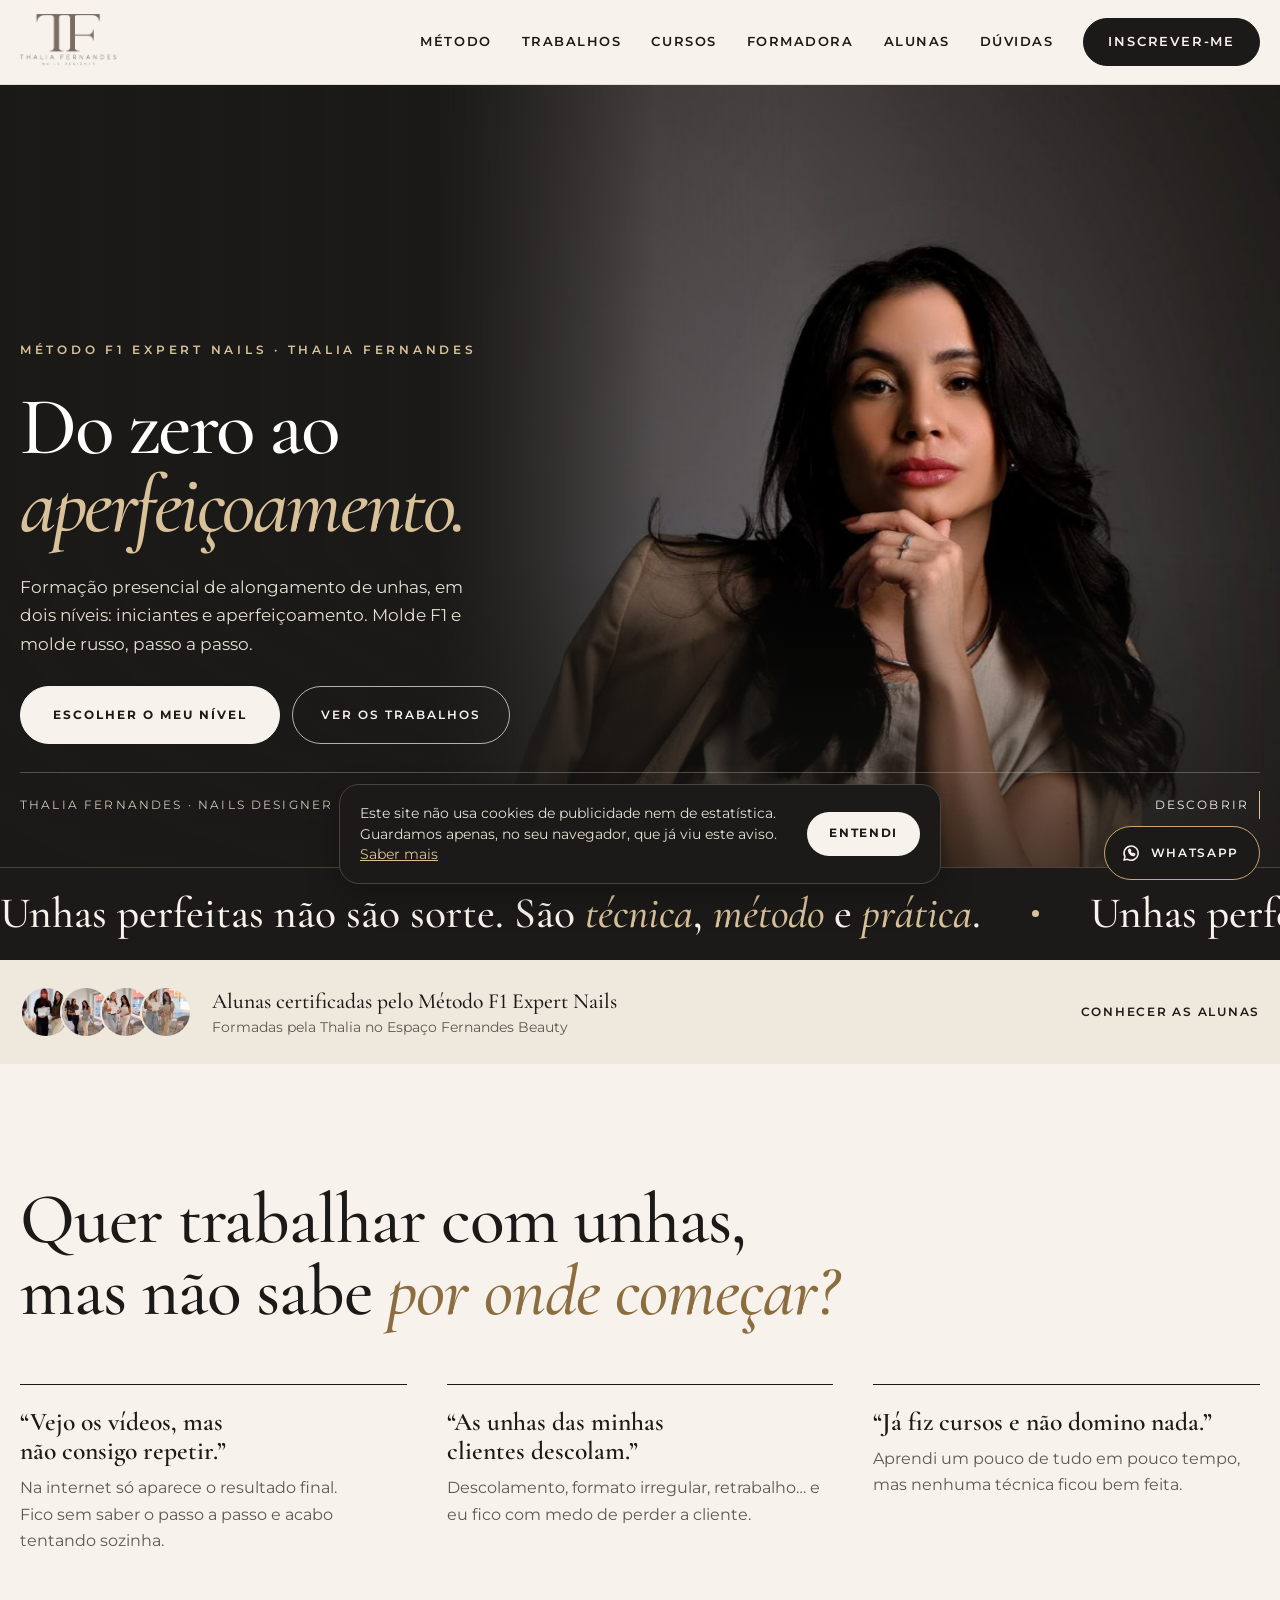
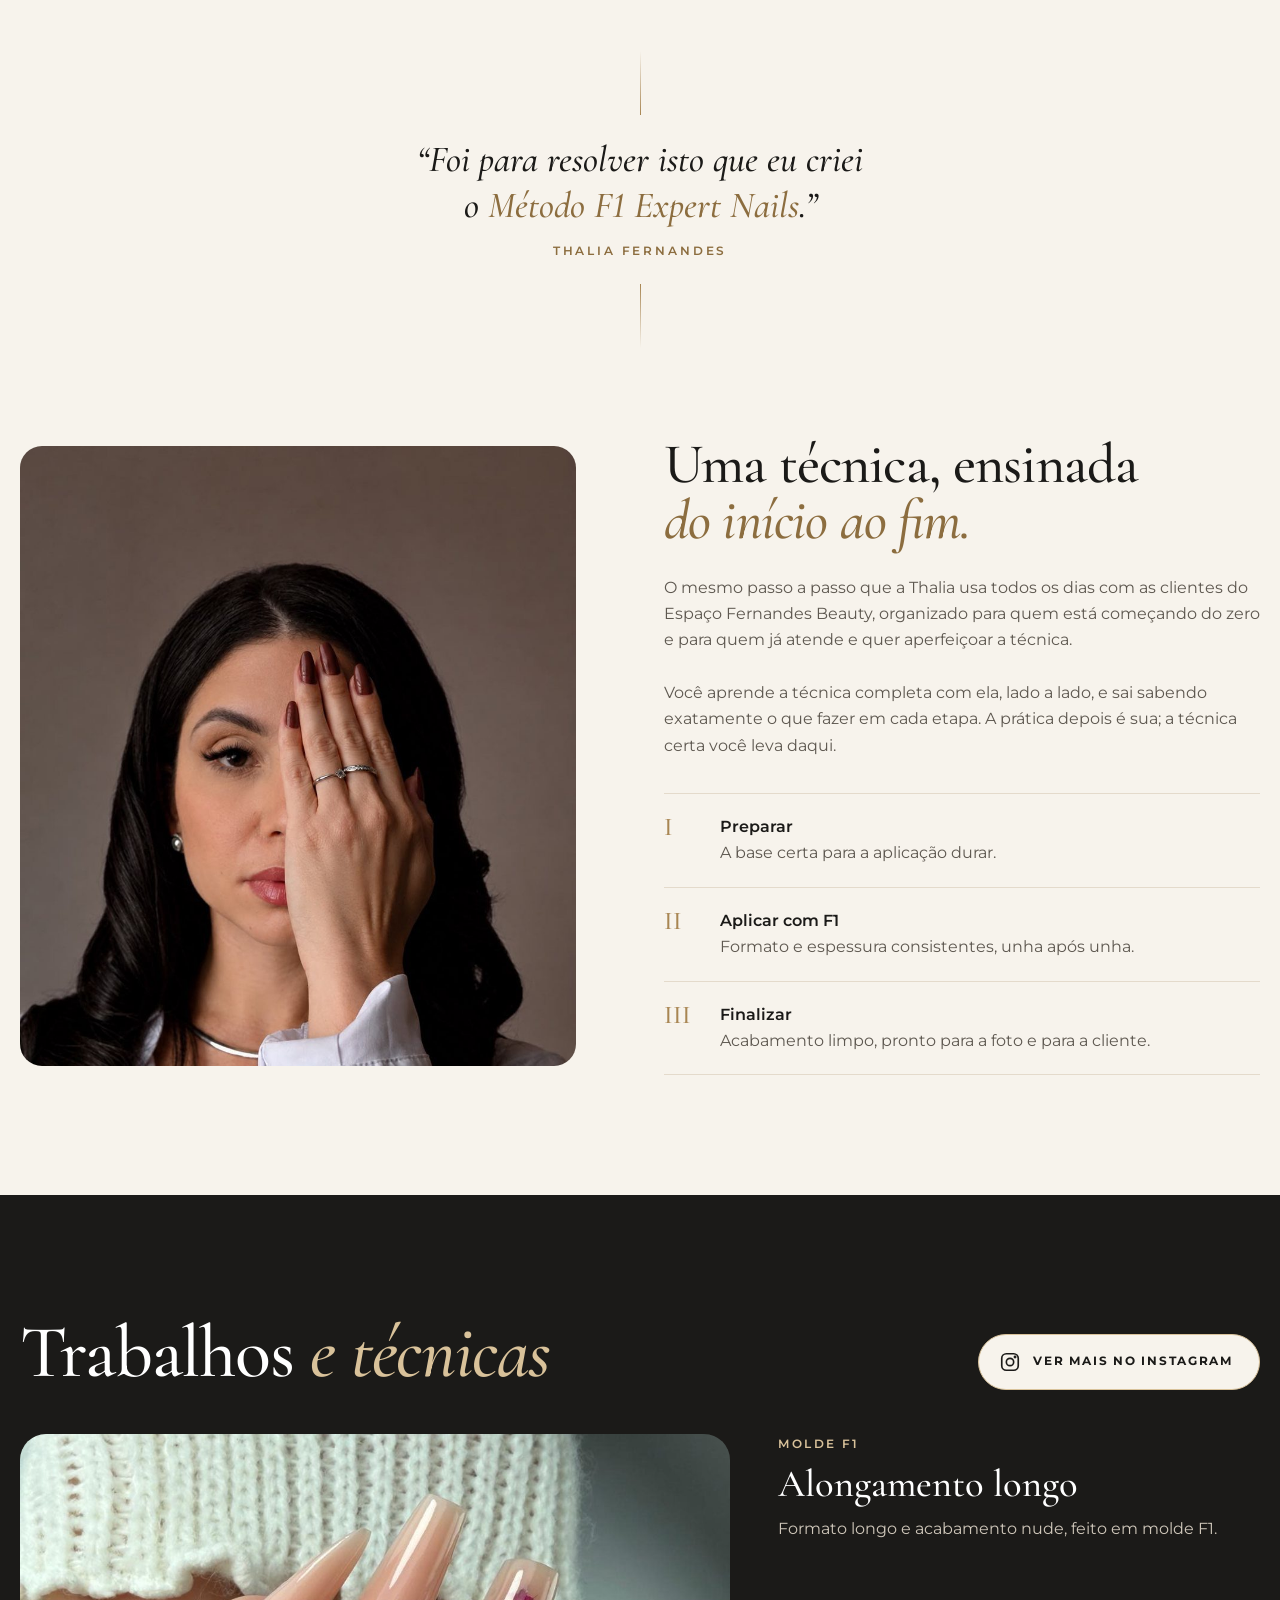
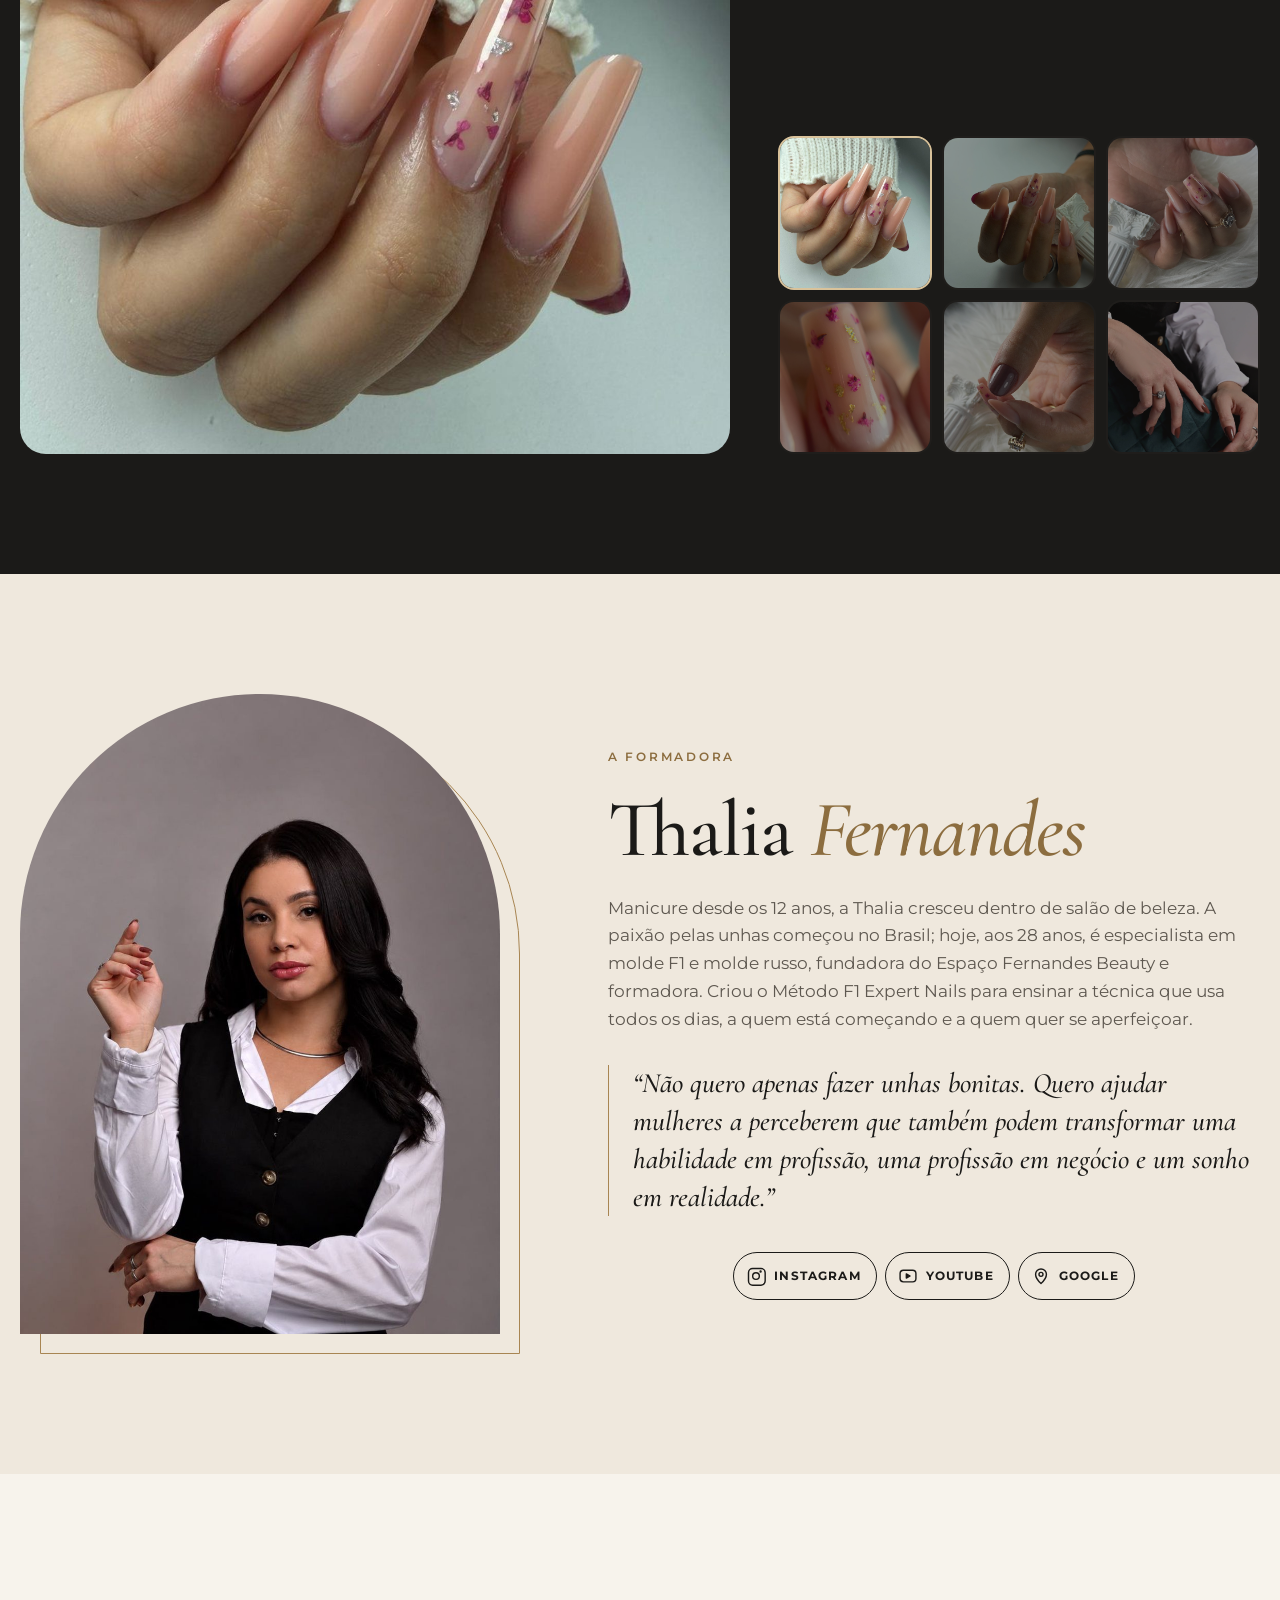
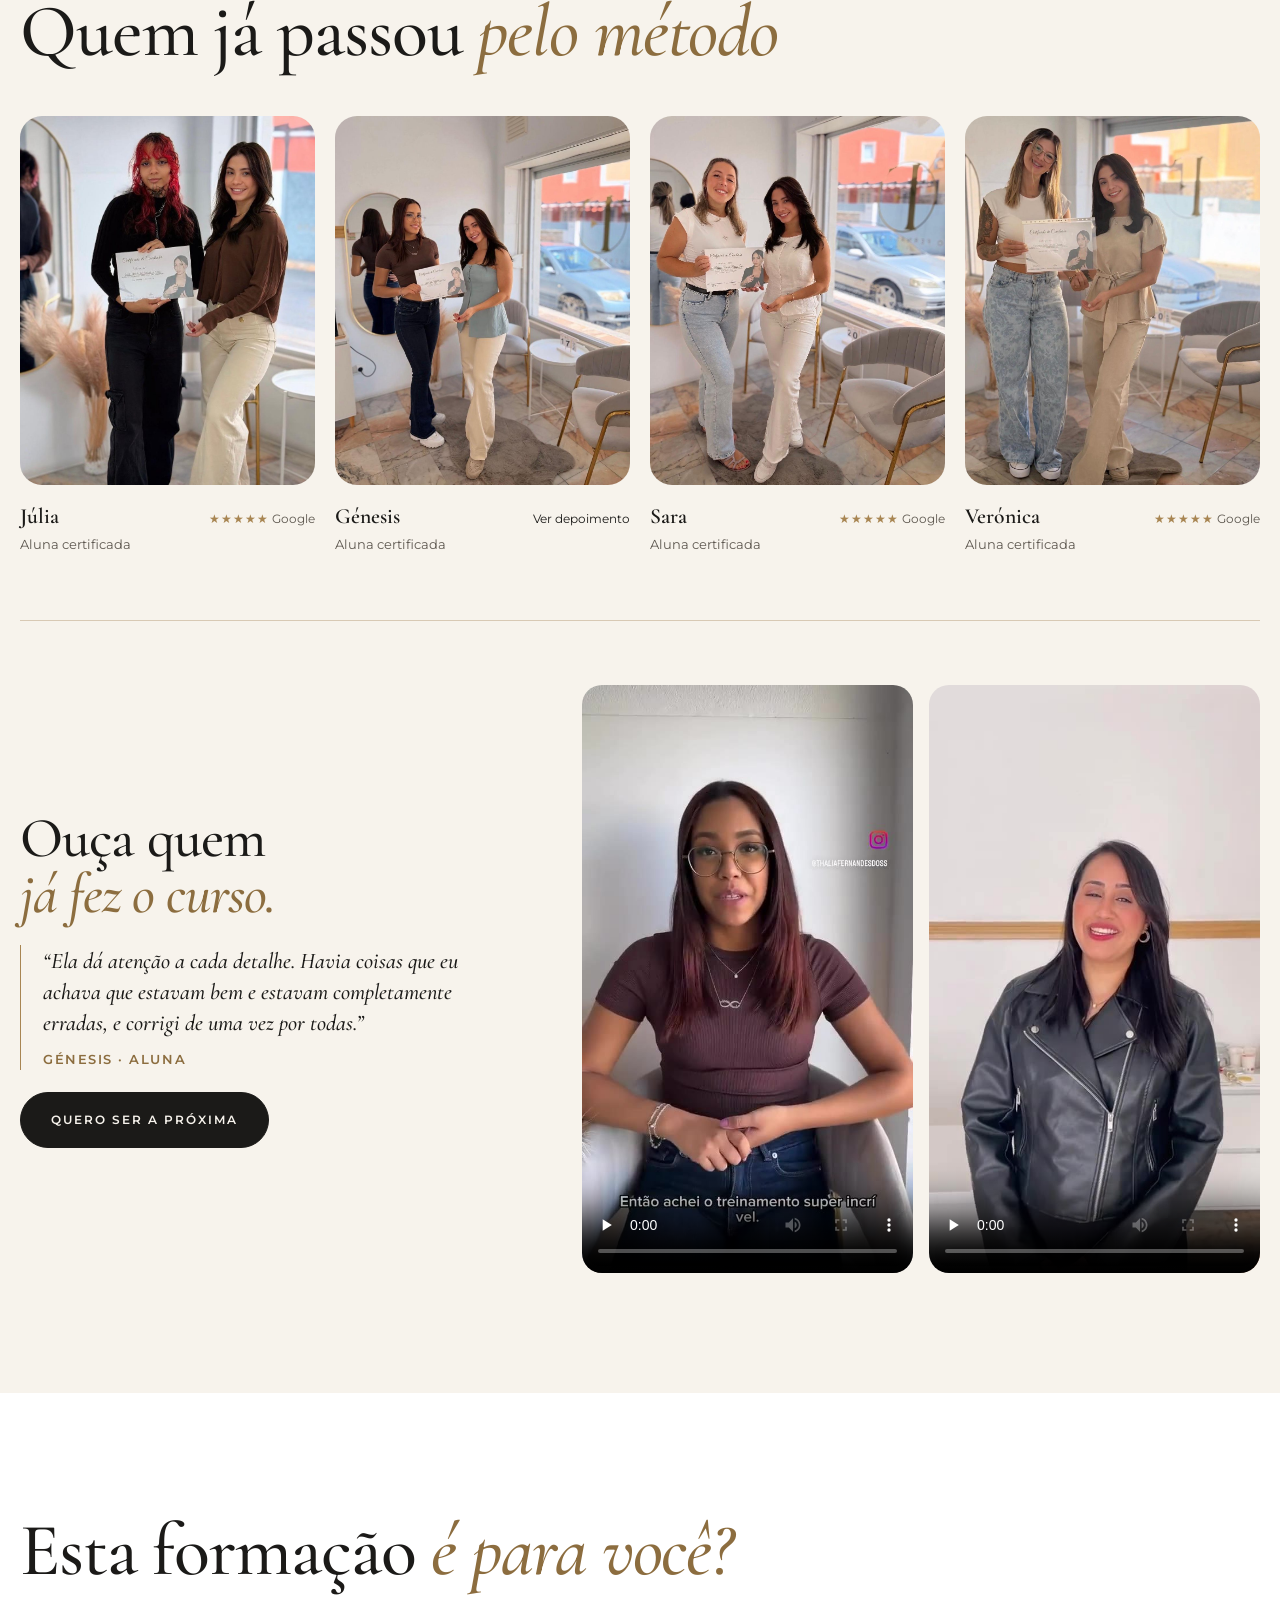
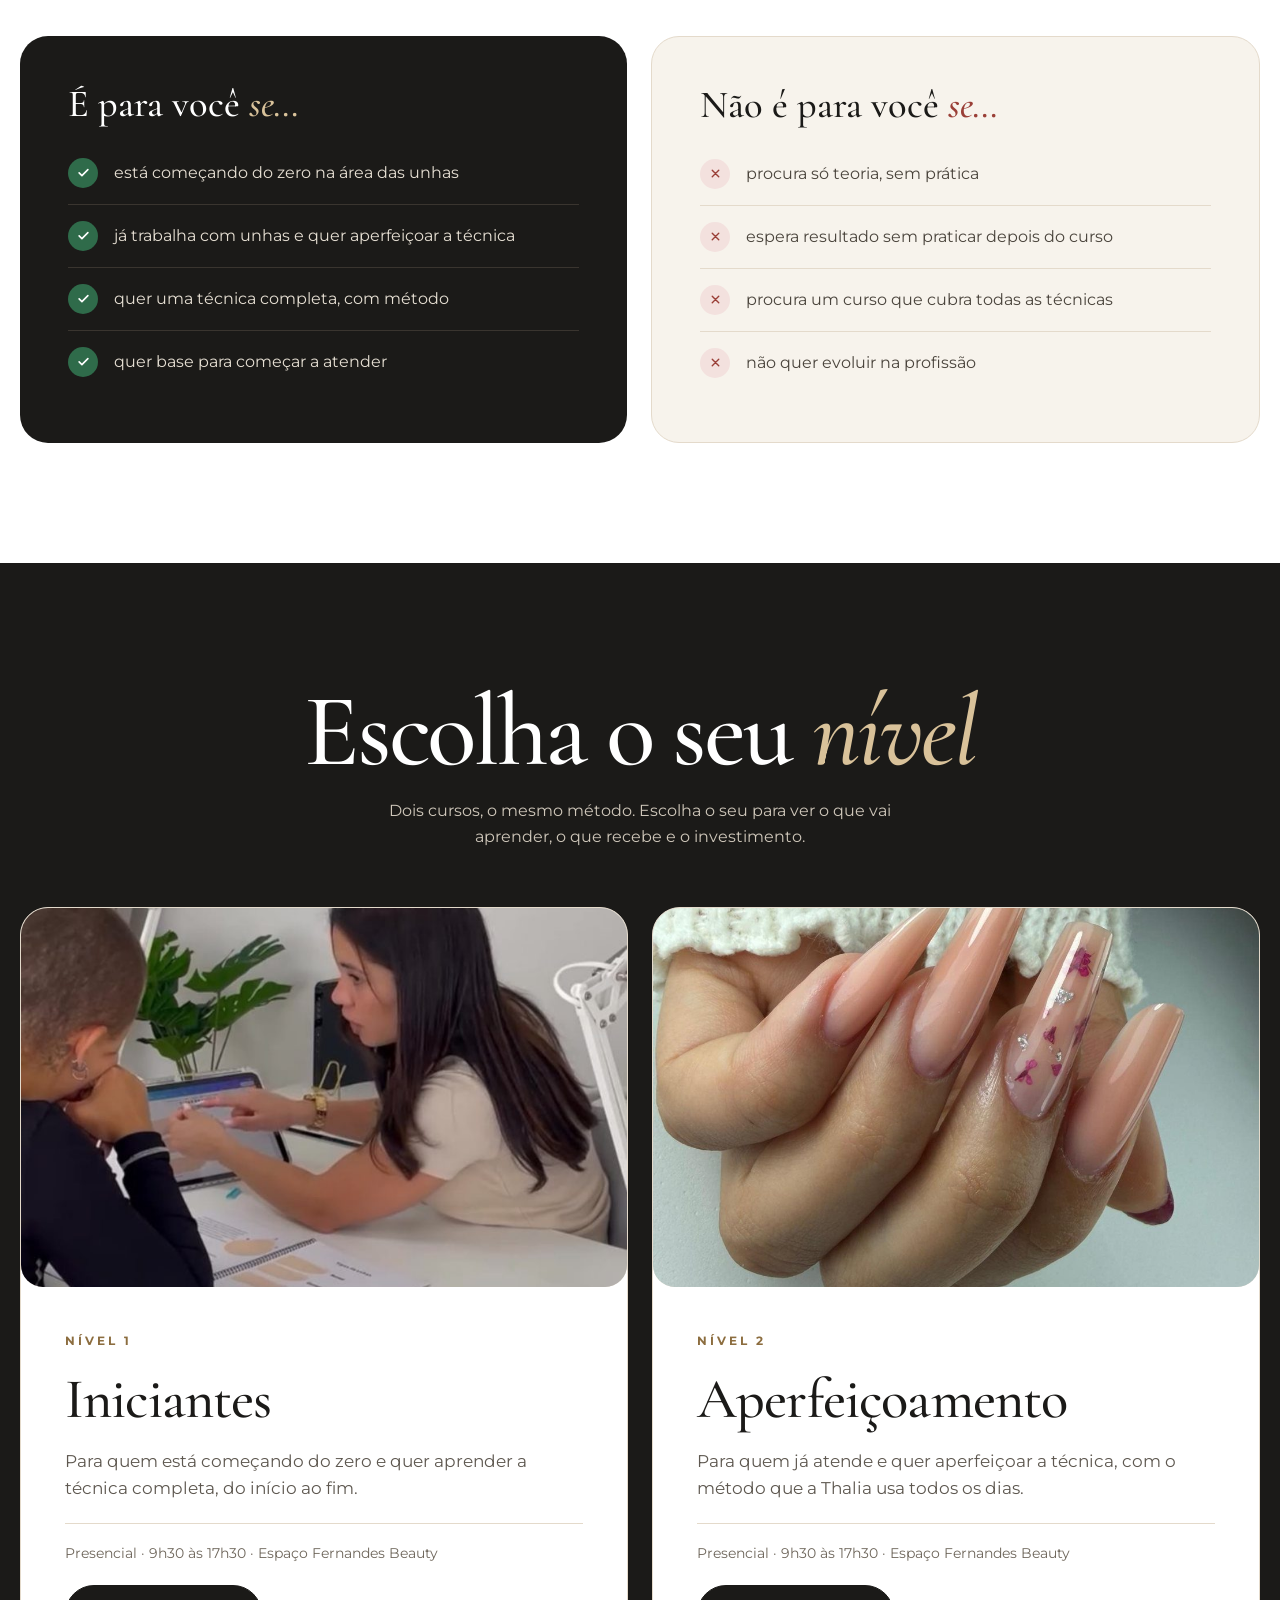
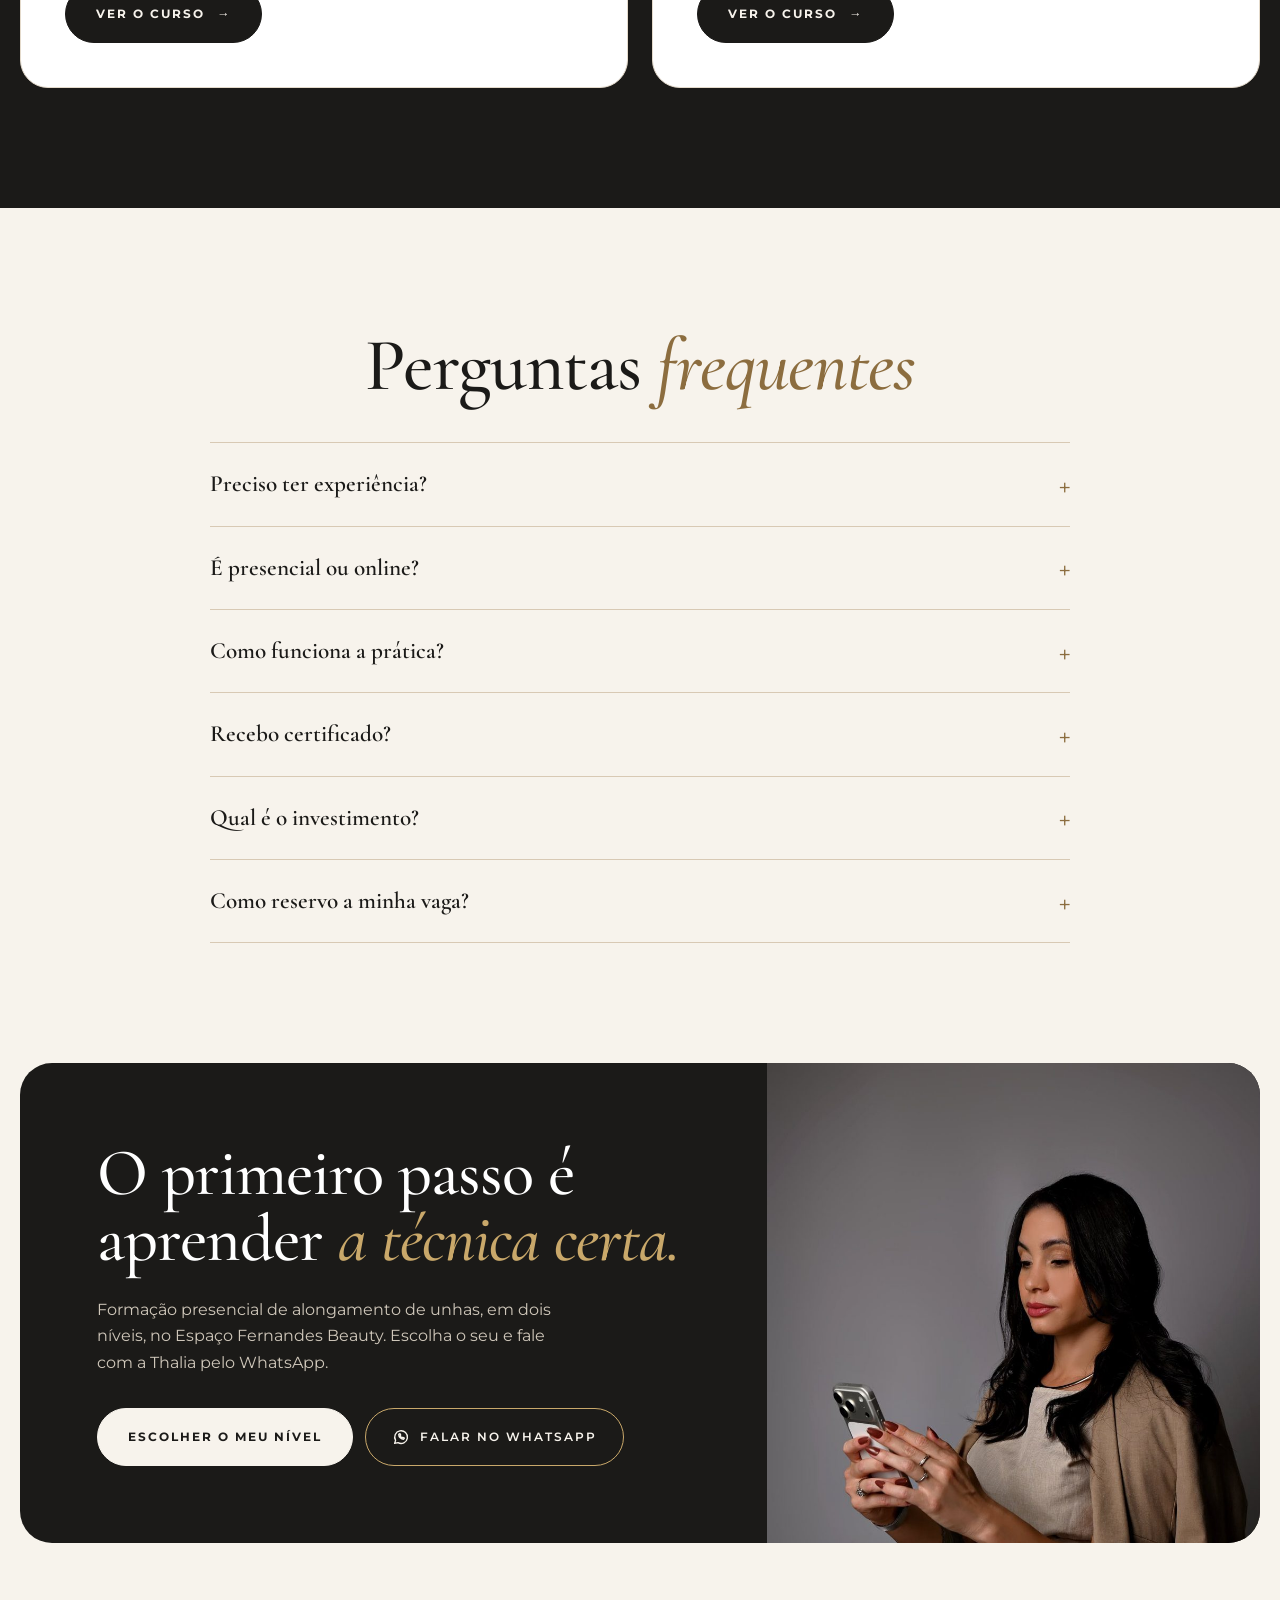
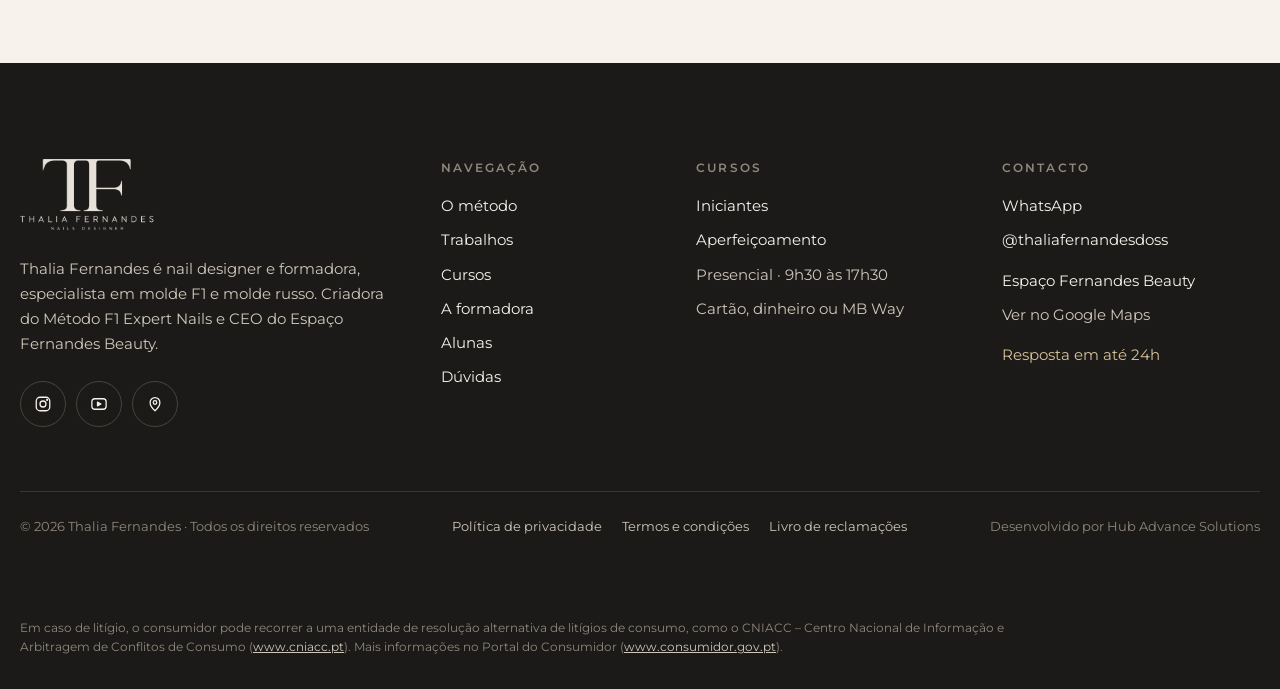
<file: index.html>
<!doctype html>
<html lang="pt-BR">
<head>
<meta charset="utf-8">
<title>Método F1 Expert Nails · Formação de alongamento de unhas com Thalia Fernandes</title>
<meta name="description" content="Formação presencial de alongamento de unhas com Thalia Fernandes, em dois níveis: iniciantes e aperfeiçoamento. Molde F1 e molde russo, com certificado.">



<meta http-equiv="Content-Security-Policy" content="default-src 'self'; img-src 'self' data:; media-src 'self'; font-src 'self'; style-src 'self' 'unsafe-inline'; script-src 'self'; connect-src 'self'; object-src 'none'; base-uri 'self'; form-action 'self'">
<meta name="referrer" content="strict-origin-when-cross-origin">
<meta name="viewport" content="width=device-width, initial-scale=1">
<meta property="og:type" content="website"><meta property="og:locale" content="pt_PT"><meta property="og:site_name" content="Método F1 Expert Nails"><meta property="og:title" content="Thalia Fernandes"><meta property="og:description" content=" "><meta property="og:url" content="https://mthaliafernandes.me/"><meta property="og:image" content="https://mthaliafernandes.me/og-index.jpg"><meta property="og:image:width" content="1200"><meta property="og:image:height" content="630"><meta property="og:image:alt" content="Thalia Fernandes, formadora do Método F1 Expert Nails"><meta name="twitter:card" content="summary_large_image"><meta name="robots" content="index, follow">
<link rel="icon" href="logo-dark.png">
<link rel="stylesheet" href="motion.css">
<link rel="preload" as="image" href="retrato.jpg" fetchpriority="high">
<link rel="preload" href="cg-500.woff2" as="font" type="font/woff2" crossorigin><link rel="preload" href="mo-400.woff2" as="font" type="font/woff2" crossorigin></head>
<body>
<style>
@font-face{font-family:'Cormorant Garamond';font-style:normal;font-weight:500;font-display:swap;src:url(cg-500.woff2) format('woff2')}@font-face{font-family:'Cormorant Garamond';font-style:normal;font-weight:600;font-display:swap;src:url(cg-600.woff2) format('woff2')}@font-face{font-family:'Cormorant Garamond';font-style:italic;font-weight:500;font-display:swap;src:url(cg-500i.woff2) format('woff2')}@font-face{font-family:'Cormorant Garamond';font-style:italic;font-weight:600;font-display:swap;src:url(cg-600i.woff2) format('woff2')}@font-face{font-family:'Montserrat';font-style:normal;font-weight:400;font-display:swap;src:url(mo-400.woff2) format('woff2')}@font-face{font-family:'Montserrat';font-style:normal;font-weight:500;font-display:swap;src:url(mo-500.woff2) format('woff2')}@font-face{font-family:'Montserrat';font-style:normal;font-weight:600;font-display:swap;src:url(mo-600.woff2) format('woff2')}@font-face{font-family:'Montserrat';font-style:normal;font-weight:700;font-display:swap;src:url(mo-700.woff2) format('woff2')}
.tf-ck{font-family:'Montserrat',sans-serif;position:fixed;left:16px;right:16px;bottom:16px;z-index:9998;max-width:560px;margin:0 auto;background:#1B1A18;color:#E6DFD3;border:1px solid #4A443C;border-radius:20px;padding:18px 20px;display:none;gap:14px 18px;align-items:center;flex-wrap:wrap;font-size:.86rem;line-height:1.5;box-shadow:0 12px 32px rgba(0,0,0,.25)}.tf-ck.on{display:flex}.tf-ck p{margin:0;flex:1 1 260px}.tf-ck a{color:#D9C29A}.tf-ck button{font:inherit;font-size:.74rem;letter-spacing:.14em;text-transform:uppercase;font-weight:700;border:0;border-radius:999px;min-height:44px;padding:0 22px;background:#F7F3EC;color:#1B1A18;cursor:pointer}.tf-ck button:hover{background:#D9C29A}
html{scroll-padding-top:96px;scroll-behavior:smooth}body{margin:0;background:#F7F3EC}
a{color:#1B1A18}a:hover{color:#8C6D3F}
a:focus-visible,button:focus-visible,summary:focus-visible,video:focus-visible{outline:2px solid #A88552;outline-offset:3px}
em{font-style:italic}
h2 em,h3 em{color:#8C6D3F;font-weight:500}
.tf-btn{transition:background-color .3s ease,color .3s ease,border-color .3s ease,transform .3s cubic-bezier(.2,.7,.2,1),box-shadow .3s ease}
.tf-btn:hover{transform:translateY(-2px);box-shadow:0 8px 20px rgba(27,26,24,.14)}
.tf-btn:active{transform:translateY(0);box-shadow:none}
.tf-dark:hover{background:#8C6D3F!important;border-color:#8C6D3F!important;color:#FFFFFF!important}
.tf-line:hover{background:#1B1A18!important;color:#F7F3EC!important}
.tf-light:hover{background:#C9A86A!important;border-color:#C9A86A!important;color:#1B1A18!important}
.tf-soc:hover{background:#C9A86A!important;border-color:#C9A86A!important;color:#1B1A18!important}
.tf-gold:hover{background:#F7F3EC!important;color:#1B1A18!important}
.tf-u{position:relative;text-decoration:none;transition:color .25s ease}
.tf-u::after{content:"";position:absolute;left:0;right:0;bottom:-5px;height:1px;background:#A88552;transform:scaleX(0);transform-origin:right;transition:transform .35s cubic-bezier(.2,.7,.2,1)}
.tf-u:hover::after{transform:scaleX(1);transform-origin:left}
.tf-zoom{overflow:hidden;border-radius:22px}
video{border-radius:20px}
.tf-zoom img{transition:transform .7s cubic-bezier(.2,.7,.2,1)}
.tf-zoom:hover img{transform:scale(1.05)}
.tf-par{transform:translate3d(0,var(--tf-py,0px),0) scale(1.08);transition:transform .6s cubic-bezier(.2,.7,.2,1)!important;will-change:transform}
.tf-zoom:hover .tf-par{transform:translate3d(0,var(--tf-py,0px),0) scale(1.12)}
.tf-av img{transition:transform .3s cubic-bezier(.2,.7,.2,1)}
.tf-av img:hover{transform:translateY(-4px)}
.tf-mnav nav a{transition:color .25s ease,padding-left .3s ease}
.tf-mnav nav a:hover{padding-left:6px}
.tf-faq summary{cursor:pointer;list-style:none;display:flex;justify-content:space-between;gap:16px;align-items:center}
.tf-faq summary::-webkit-details-marker{display:none}
.tf-faq summary::after{content:"+";font-family:'Cormorant Garamond',serif;font-size:1.8rem;line-height:1;color:#8C6D3F;transition:transform .3s ease}
.tf-faq details[open] summary::after{transform:rotate(45deg)}
.tf-mnav summary{cursor:pointer;list-style:none}
.tf-mnav summary::-webkit-details-marker{display:none}
.tf-g3{display:grid;grid-template-columns:repeat(3,minmax(0,1fr));gap:40px}
.tf-g4{display:grid;grid-template-columns:repeat(4,minmax(0,1fr));gap:20px}
.tf-gal{display:grid;grid-template-columns:1.25fr 1fr 1fr;grid-template-rows:300px 300px;gap:16px}
.tf-gal > :first-child{grid-row:span 2}
.tf-mob{display:none!important}
.tf-w{opacity:clamp(0.14,calc(var(--p, 1) * (var(--n) + 4) - var(--i)),1);transition:opacity .25s linear}
.tf-track{scrollbar-width:thin;scrollbar-color:#A88552 transparent;scroll-behavior:smooth}
.tf-track:focus-visible{outline:2px solid #A88552;outline-offset:4px}
.tf-thumb{transition:opacity .3s ease,border-color .3s ease,transform .3s cubic-bezier(.2,.7,.2,1)}
.tf-thumb:hover{opacity:1!important;transform:translateY(-3px)}
.tf-gimg{animation:tfgal .6s cubic-bezier(.2,.7,.2,1)}
@keyframes tfgal{from{opacity:.4;transform:scale(1.03)}to{opacity:1;transform:none}}
@keyframes tfcue{0%{transform:scaleY(0);transform-origin:top}50%{transform:scaleY(1);transform-origin:top}51%{transform-origin:bottom}100%{transform:scaleY(0);transform-origin:bottom}}
@media (prefers-reduced-motion:no-preference){.tf-cue{animation:tfcue 2.2s ease-in-out infinite}}
@media (prefers-reduced-motion:reduce){.tf-w{opacity:1!important}.tf-expand{height:auto!important}.tf-expand > div{position:relative!important;height:auto!important;padding:40px 20px}.tf-expand figure{width:100%!important;height:80vh!important;border-radius:24px!important}.tf-expand figcaption{opacity:1!important}.tf-track{scroll-behavior:auto}.tf-gimg{animation:none}}
@media (max-width:760px){.tf-expand{height:170vh!important}}
@keyframes tfkb{from{scale:1;translate:0 0}to{scale:1.07;translate:-1.5% -1%}}
@keyframes tfmq{from{transform:translateX(0)}to{transform:translateX(-50%)}}
.tf-mq{display:flex;width:max-content}
@media (prefers-reduced-motion:no-preference){.tf-mq{animation:tfmq 34s linear infinite}.tf-mqw:hover .tf-mq{animation-play-state:paused}}
@media (min-width:761px){.tf-hero-img{left:34%!important;-webkit-mask-image:linear-gradient(to right,transparent 0,#000 26%);mask-image:linear-gradient(to right,transparent 0,#000 26%)}.tf-hero-img img{object-position:center 22%!important}}
.tf-intro{display:none}
@keyframes tfiout{0%{clip-path:inset(0 0 0 0)}100%{clip-path:inset(0 0 100% 0);visibility:hidden}}
@keyframes tfilogo{0%{opacity:0;transform:scale(.9);filter:blur(8px)}60%{opacity:1;filter:blur(0)}100%{opacity:1;transform:scale(1);filter:blur(0)}}
@keyframes tfiline{from{transform:scaleX(0)}to{transform:scaleX(1)}}
@keyframes tfitxt{from{opacity:0;letter-spacing:.2em}to{opacity:1;letter-spacing:.42em}}
@media (prefers-reduced-motion:no-preference){
.tf-intro{display:flex;position:fixed;inset:0;z-index:9999;background:#1B1A18;flex-direction:column;align-items:center;justify-content:center;gap:24px;pointer-events:none;animation:tfiout .5s .8s cubic-bezier(.76,0,.24,1) forwards}
.tf-intro img{width:clamp(120px,16vw,180px);height:auto;animation:tfilogo .7s .05s cubic-bezier(.2,.7,.2,1) both}
.tf-intro i{display:block;width:140px;height:1px;background:#D9C29A;transform-origin:center;animation:tfiline .5s .3s cubic-bezier(.2,.7,.2,1) both}
.tf-intro span{font-size:.72rem;padding-left:.42em;text-transform:uppercase;color:#D9C29A;font-weight:600;animation:tfitxt .6s .4s cubic-bezier(.2,.7,.2,1) both}
.tf-hero .tf-in{animation-delay:0s!important}.tf-hero .tf-in2{animation-delay:.08s!important}.tf-hero .tf-in3{animation-delay:.16s!important}.tf-hero-img{animation:none!important;opacity:1!important}
}
.tf-hlg .tf-hl:first-child{border-left:0!important}
@media (max-width:960px){.tf-hlg{grid-template-columns:1fr 1fr!important}.tf-hlg .tf-hl:nth-child(3){border-left:0!important}.tf-hlg .tf-hl:nth-child(n+3){border-top:1px solid rgba(168,133,82,0.35)}}
@media (max-width:560px){.tf-hlg{grid-template-columns:1fr!important}.tf-hlg .tf-hl{border-left:0!important}.tf-hlg .tf-hl:nth-child(n+2){border-top:1px solid rgba(168,133,82,0.35)}}
@keyframes tfpulse{0%{box-shadow:0 0 0 0 rgba(217,194,154,.6)}70%{box-shadow:0 0 0 10px rgba(217,194,154,0)}100%{box-shadow:0 0 0 0 rgba(217,194,154,0)}}
@media (prefers-reduced-motion:no-preference){.tf-pulse{animation:tfpulse 2s ease-out infinite}}
@media (max-width:760px){.tf-brd{display:none}}
@media (max-width:760px){.tf-hero{display:block!important;min-height:0!important}.tf-hero-img{top:-20vw!important;bottom:auto!important;height:172vw}.tf-hero-img img{object-position:8% 60%!important}.tf-hero-scrim{top:-20vw!important;bottom:auto!important;height:172.5vw;background:linear-gradient(to bottom,rgba(27,26,24,0) 45%,rgba(27,26,24,0.55) 75%,#1B1A18 100%)!important}.tf-hero-body{box-sizing:border-box;padding-top:108vw!important;gap:22px!important}}
@keyframes tfin{from{opacity:0;transform:translateY(24px)}to{opacity:1;transform:none}}
@keyframes tfimg{from{opacity:0;transform:translateY(32px) scale(.98)}to{opacity:1;transform:none}}
@keyframes tfdraw{from{opacity:0;transform:translate(-16px,-16px)}to{opacity:1;transform:none}}
@media (prefers-reduced-motion:no-preference){
.tf-in{animation:tfin .7s cubic-bezier(.2,.7,.2,1) both}
.tf-in2{animation:tfin .7s .12s cubic-bezier(.2,.7,.2,1) both}
.tf-in3{animation:tfin .7s .24s cubic-bezier(.2,.7,.2,1) both}
.tf-hero-img{animation:tfimg .7s .18s cubic-bezier(.2,.7,.2,1) both}
.tf-draw{animation:tfdraw .7s .5s cubic-bezier(.2,.7,.2,1) both}
[data-anim] .tf-rv{opacity:0;transform:translateY(28px);transition:opacity .7s cubic-bezier(.2,.7,.2,1),transform .7s cubic-bezier(.2,.7,.2,1)}
[data-anim] .tf-rv[data-in]{opacity:1;transform:none}
[data-anim] .tf-stag > *{opacity:0;transform:translateY(20px);transition:opacity .6s cubic-bezier(.2,.7,.2,1),transform .6s cubic-bezier(.2,.7,.2,1)}
[data-anim] .tf-stag[data-in] > *{opacity:1;transform:none}
.tf-stag > :nth-child(2){transition-delay:.06s}.tf-stag > :nth-child(3){transition-delay:.12s}.tf-stag > :nth-child(4){transition-delay:.18s}.tf-stag > :nth-child(5){transition-delay:.24s}.tf-stag > :nth-child(6){transition-delay:.3s}.tf-stag > :nth-child(n+7){transition-delay:.36s}
}
@media (prefers-reduced-motion:reduce){*,*::before,*::after{animation:none!important;transition-duration:.01ms!important}.tf-zoom:hover img,.tf-btn:hover,.tf-av img:hover{transform:none!important}.tf-par{transform:none!important}}
@media (max-width:960px){.tf-g4{grid-template-columns:repeat(2,minmax(0,1fr))}.tf-desk{display:none!important}.tf-mob{display:block!important}}
@media (max-width:760px){.tf-g3{grid-template-columns:1fr;gap:28px}.tf-gal{grid-template-columns:1fr 1fr;grid-template-rows:220px 220px 220px}.tf-gal > :first-child{grid-row:span 1;grid-column:span 2}}
</style>
<div id="topo" style="font-family: 'Montserrat', sans-serif; color: #1B1A18; background: #F7F3EC; width: 100%; line-height: 1.65; font-size: 1rem">



<header style="position: sticky; top: 0; z-index: 30; background: rgba(247,243,236,0.94); border-bottom: 1px solid #E4DACB; padding: 0 20px">
<div style="max-width: 1240px; margin: 0 auto; min-height: 84px; display: flex; align-items: center; justify-content: space-between; gap: 20px">
<a href="#topo" aria-label="Thalia Fernandes · voltar ao início" style="display: inline-flex; align-items: center"><img src="logo-dark.png" alt="Thalia Fernandes · Nails Designer" style="height: 56px; width: auto; display: block"></a>
<nav aria-label="Navegação principal" class="tf-desk" style="display: flex; align-items: center; gap: 30px; font-size: 0.8rem; letter-spacing: 0.12em; text-transform: uppercase; font-weight: 600">
<a href="#metodo" class="tf-u">Método</a>
<a href="#resultados" class="tf-u">Trabalhos</a>
<a href="#niveis" class="tf-u">Cursos</a>
<a href="#sobre" class="tf-u">Formadora</a>
<a href="#alunas" class="tf-u">Alunas</a>
<a href="#faq" class="tf-u">Dúvidas</a>
<a href="#niveis" class="tf-btn tf-dark" style="border-radius: 999px; display: inline-flex; align-items: center; min-height: 46px; padding: 0 24px; background: #1B1A18; border: 1px solid #1B1A18; color: #F7F3EC; text-decoration: none; letter-spacing: 0.14em">Inscrever-me</a>
</nav>
<details class="tf-mnav tf-mob" style="position: relative">
<summary aria-label="Abrir menu" style="border-radius: 999px; display: inline-flex; align-items: center; gap: 10px; min-height: 44px; padding: 0 16px; border: 1px solid #1B1A18; font-size: 0.75rem; letter-spacing: 0.16em; text-transform: uppercase; font-weight: 600">Menu</summary>
<nav aria-label="Navegação móvel" style="position: absolute; right: 0; top: 54px; width: 240px; background: #F7F3EC; border: 1px solid #E4DACB; border-radius: 18px; padding: 12px 20px; display: flex; flex-direction: column; font-size: 0.8rem; letter-spacing: 0.12em; text-transform: uppercase; font-weight: 600">
<a href="#metodo" style="text-decoration: none; padding: 12px 0; border-bottom: 1px solid #E4DACB">Método</a>
<a href="#resultados" style="text-decoration: none; padding: 12px 0; border-bottom: 1px solid #E4DACB">Trabalhos</a>
<a href="#niveis" style="text-decoration: none; padding: 12px 0; border-bottom: 1px solid #E4DACB">Cursos</a>
<a href="#sobre" style="text-decoration: none; padding: 12px 0; border-bottom: 1px solid #E4DACB">Formadora</a>
<a href="#alunas" style="text-decoration: none; padding: 12px 0; border-bottom: 1px solid #E4DACB">Alunas</a>
<a href="#faq" style="text-decoration: none; padding: 12px 0; border-bottom: 1px solid #E4DACB">Dúvidas</a>
<a href="#niveis" style="text-decoration: none; padding: 14px 0 6px; color: #8C6D3F">Inscrever-me</a>
</nav>
</details>
</div>
</header>

<main>

<section aria-labelledby="hero-titulo" class="tf-hero" style="position: relative; min-height: max(620px, calc(100svh - 118px)); display: flex; align-items: flex-end; overflow: hidden; background: #1B1A18; color: #F7F3EC">
<div class="tf-hero-img" aria-hidden="true" style="position: absolute; inset: 0; overflow: hidden"><img class="tf-par" src="retrato.jpg" alt="" fetchpriority="high" decoding="async" style="width: 100%; height: 100%; object-fit: cover; object-position: center 32%; display: block"></div>
<div aria-hidden="true" class="tf-hero-scrim" style="position: absolute; inset: 0; background: linear-gradient(to right, rgba(27,26,24,0.82) 0%, rgba(27,26,24,0.55) 34%, rgba(27,26,24,0) 62%), linear-gradient(to top, rgba(27,26,24,0.7) 0%, rgba(27,26,24,0) 40%)"></div>
<div class="tf-hero-body" style="position: relative; width: 100%; max-width: 1320px; margin: 0 auto; padding: 64px 20px 48px; display: flex; flex-direction: column; gap: 28px">
<span class="tf-in" style="font-size: 0.78rem; letter-spacing: 0.3em; text-transform: uppercase; font-weight: 600; color: #D9C29A">Método F1 Expert Nails · Thalia Fernandes</span>
<h1 id="hero-titulo" class="tf-in" style="margin: 0; font-family: 'Cormorant Garamond', serif; font-weight: 500; font-size: clamp(2.6rem, 6.4vw, 6.6rem); line-height: 0.95; letter-spacing: -0.03em; color: #FFFFFF">Do zero ao<br><em style="color: #D9C29A">aperfeiçoamento.</em></h1>
<div class="tf-in2" style="display: flex; flex-direction: column; align-items: stretch; gap: 28px">
<p style="margin: 0; max-width: 30rem; font-size: 1.08rem; color: #E6DFD3">Formação presencial de alongamento de unhas, em dois níveis: iniciantes e aperfeiçoamento. Molde F1 e molde russo, passo a passo.</p>
<div style="display: flex; flex-wrap: wrap; gap: 12px">
<a href="#niveis" class="tf-btn tf-light" style="border-radius: 999px; display: inline-flex; align-items: center; min-height: 56px; padding: 0 32px; background: #F7F3EC; border: 1px solid #F7F3EC; color: #1B1A18; text-decoration: none; font-size: 0.78rem; letter-spacing: 0.16em; text-transform: uppercase; font-weight: 700">Escolher o meu nível</a>
<a href="#resultados" class="tf-btn tf-gold" style="border-radius: 999px; display: inline-flex; align-items: center; min-height: 56px; padding: 0 28px; border: 1px solid rgba(247,243,236,0.7); color: #F7F3EC; text-decoration: none; font-size: 0.78rem; letter-spacing: 0.16em; text-transform: uppercase; font-weight: 600">Ver os trabalhos</a>
</div>
</div>
<div class="tf-in3" style="display: flex; justify-content: space-between; align-items: center; gap: 16px; border-top: 1px solid rgba(247,243,236,0.25); padding-top: 18px; font-size: 0.75rem; letter-spacing: 0.18em; text-transform: uppercase; color: #CFC7BA">
<span>Thalia Fernandes · Nails Designer</span>
<a href="#metodo" class="tf-u" style="color: #F7F3EC; display: inline-flex; align-items: center; gap: 10px">Descobrir<span aria-hidden="true" class="tf-cue" style="display: inline-block; width: 1px; height: 28px; background: #D9C29A"></span></a>
</div>
</div>
</section>
<div class="tf-mqw" style="overflow:hidden;background:#1B1A18;color:#F7F3EC;border-top:1px solid rgba(217,194,154,0.25);padding:24px 0"><p class="tf-mq" style="margin:0;font-family: 'Cormorant Garamond', serif; font-size: clamp(1.7rem, 3.4vw, 2.8rem); line-height:1; white-space:nowrap"><span style="display:inline-flex"><span style="display:inline-flex;align-items:center;gap:clamp(28px,4vw,56px);padding-right:clamp(28px,4vw,56px)"><span>Unhas perfeitas não são sorte. São <em style="color:#D9C29A">técnica</em>, <em style="color:#D9C29A">método</em> e <em style="color:#D9C29A">prática</em>.</span><span aria-hidden="true" style="width:7px;height:7px;border-radius:50%;background:#D9C29A;display:inline-block"></span></span><span style="display:inline-flex;align-items:center;gap:clamp(28px,4vw,56px);padding-right:clamp(28px,4vw,56px)"><span>Unhas perfeitas não são sorte. São <em style="color:#D9C29A">técnica</em>, <em style="color:#D9C29A">método</em> e <em style="color:#D9C29A">prática</em>.</span><span aria-hidden="true" style="width:7px;height:7px;border-radius:50%;background:#D9C29A;display:inline-block"></span></span></span><span aria-hidden="true" style="display:inline-flex"><span style="display:inline-flex;align-items:center;gap:clamp(28px,4vw,56px);padding-right:clamp(28px,4vw,56px)"><span>Unhas perfeitas não são sorte. São <em style="color:#D9C29A">técnica</em>, <em style="color:#D9C29A">método</em> e <em style="color:#D9C29A">prática</em>.</span><span aria-hidden="true" style="width:7px;height:7px;border-radius:50%;background:#D9C29A;display:inline-block"></span></span><span style="display:inline-flex;align-items:center;gap:clamp(28px,4vw,56px);padding-right:clamp(28px,4vw,56px)"><span>Unhas perfeitas não são sorte. São <em style="color:#D9C29A">técnica</em>, <em style="color:#D9C29A">método</em> e <em style="color:#D9C29A">prática</em>.</span><span aria-hidden="true" style="width:7px;height:7px;border-radius:50%;background:#D9C29A;display:inline-block"></span></span></span></p></div>

<section aria-label="Alunas certificadas" style="background: #EFE8DD; padding: 26px 20px">
<div style="max-width: 1240px; margin: 0 auto; display: flex; flex-wrap: wrap; align-items: center; justify-content: space-between; gap: 16px 32px">
<div style="display: flex; align-items: center; gap: 20px; flex-wrap: wrap">
<div class="tf-av" style="display: flex"><img src="aluna-julia.jpg" alt="" style="width: 48px; height: 48px; border-radius: 999px; object-fit: cover; object-position: 30% 22%; border: 2px solid #EFE8DD" loading="lazy" decoding="async"><img src="aluna-genesis.jpg" alt="" style="width: 48px; height: 48px; border-radius: 999px; object-fit: cover; object-position: 30% 22%; border: 2px solid #EFE8DD; margin-left: -12px" loading="lazy" decoding="async"><img src="aluna-sara.jpg" alt="" style="width: 48px; height: 48px; border-radius: 999px; object-fit: cover; object-position: 30% 22%; border: 2px solid #EFE8DD; margin-left: -12px" loading="lazy" decoding="async"><img src="aluna-veronica.jpg" alt="" style="width: 48px; height: 48px; border-radius: 999px; object-fit: cover; object-position: 30% 22%; border: 2px solid #EFE8DD; margin-left: -12px" loading="lazy" decoding="async"></div>
<p style="margin: 0; line-height: 1.4"><span style="font-family: 'Cormorant Garamond', serif; font-size: 1.35rem">Alunas certificadas pelo Método F1 Expert Nails</span><br><span style="font-size: 0.85rem; color: #5E5850">Formadas pela Thalia no Espaço Fernandes Beauty</span></p>
</div>
<a href="#alunas" class="tf-u" style="font-size: 0.78rem; letter-spacing: 0.14em; text-transform: uppercase; font-weight: 600">Conhecer as alunas</a>
</div>
</section>
<section aria-labelledby="desafio-titulo" style="padding: 120px 20px 0">
<div style="max-width: 1240px; margin: 0 auto; display: flex; flex-direction: column; gap: 56px">
<div style="display: flex; flex-wrap: wrap; justify-content: space-between; align-items: flex-end; gap: 24px">
<h2 id="desafio-titulo" class="tf-rv" style="margin: 0; font-family: 'Cormorant Garamond', serif; font-weight: 500; font-size: clamp(2.2rem, 5.6vw, 4.9rem); line-height: 1; letter-spacing: -0.015em">Quer trabalhar com unhas,<br class="tf-brd"> mas não sabe <em>por onde começar?</em></h2>
</div>
<div class="tf-g3 tf-stag">
<div style="border-top: 1px solid #1B1A18; padding-top: 22px"><h3 style="margin: 0 0 10px; font-family: 'Cormorant Garamond', serif; font-weight: 600; font-size: 1.6rem; line-height: 1.15">“Vejo os vídeos, mas não consigo repetir.”</h3><p style="margin: 0; color: #5E5850">Na internet só aparece o resultado final. Fico sem saber o passo a passo e acabo tentando sozinha.</p></div>
<div style="border-top: 1px solid #1B1A18; padding-top: 22px"><h3 style="margin: 0 0 10px; font-family: 'Cormorant Garamond', serif; font-weight: 600; font-size: 1.6rem; line-height: 1.15">“As unhas das minhas clientes descolam.”</h3><p style="margin: 0; color: #5E5850">Descolamento, formato irregular, retrabalho… e eu fico com medo de perder a cliente.</p></div>
<div style="border-top: 1px solid #1B1A18; padding-top: 22px"><h3 style="margin: 0 0 10px; font-family: 'Cormorant Garamond', serif; font-weight: 600; font-size: 1.6rem; line-height: 1.15">“Já fiz cursos e não domino nada.”</h3><p style="margin: 0; color: #5E5850">Aprendi um pouco de tudo em pouco tempo, mas nenhuma técnica ficou bem feita.</p></div>
</div>
</div>
<div class="tf-rv" style="max-width: 1240px; margin: 0 auto; padding: clamp(64px, 8vw, 96px) 0 clamp(56px, 7vw, 88px); display: flex; flex-direction: column; align-items: center; text-align: center; gap: 22px"><span aria-hidden="true" style="display: block; width: 1px; height: 64px; background: linear-gradient(to bottom, rgba(168,133,82,0), #A88552)"></span><p style="margin: 0; font-family: 'Cormorant Garamond', serif; font-style: italic; font-size: clamp(1.15rem, 4.6vw, 2.3rem); line-height: 1.25; color: #1B1A18"><span style="white-space: nowrap">“Foi para resolver isto que eu criei</span><br><span style="white-space: nowrap">o <span style="color: #8C6D3F">Método F1 Expert Nails</span>.”</span></p><p style="margin: -8px 0 0; font-size: 0.74rem; letter-spacing: 0.24em; text-transform: uppercase; font-weight: 600; color: #8C6D3F">Thalia Fernandes</p><span aria-hidden="true" style="display: block; width: 1px; height: 64px; background: linear-gradient(to bottom, #A88552, rgba(168,133,82,0))"></span></div>
</section>

<section id="metodo" aria-labelledby="metodo-titulo" style="background: #F7F3EC; padding: 0 20px 120px">
<div style="max-width: 1240px; margin: 0 auto; display: flex; flex-wrap: wrap; align-items: center; gap: 56px 88px">
<figure class="tf-zoom tf-rv" style="margin: 0; flex: 1 1 380px; min-width: 0; height: clamp(440px, 50vw, 620px)"><img src="mao-rosto.jpg" alt="Thalia Fernandes mostrando unhas amêndoa em tom chocolate" style="width: 100%; height: 100%; object-fit: cover; object-position: center 35%; display: block" loading="lazy" decoding="async"></figure>
<div class="tf-rv" style="flex: 1 1 420px; min-width: 0; display: flex; flex-direction: column; gap: 26px">
<h2 id="metodo-titulo" style="margin: 0; font-family: 'Cormorant Garamond', serif; font-weight: 500; font-size: clamp(2.2rem, 4.4vw, 4.2rem); line-height: 1; letter-spacing: -0.015em">Uma técnica, ensinada<br class="tf-brd"> <em>do início ao fim.</em></h2>
<p style="margin: 0; color: #5E5850">O mesmo passo a passo que a Thalia usa todos os dias com as clientes do Espaço Fernandes Beauty, organizado para quem está começando do zero e para quem já atende e quer aperfeiçoar a técnica.</p>
<p style="margin: 0; color: #5E5850">Você aprende a técnica completa com ela, lado a lado, e sai sabendo exatamente o que fazer em cada etapa. A prática depois é sua; a técnica certa você leva daqui.</p>
<ol style="list-style: none; margin: 8px 0 0; padding: 0">
<li style="display: flex; gap: 22px; padding: 20px 0; border-top: 1px solid #E4DACB"><span aria-hidden="true" style="font-family: 'Cormorant Garamond', serif; font-size: 1.6rem; line-height: 1; color: #A88552; min-width: 34px">I</span><span><strong style="display: block; font-weight: 600">Preparar</strong><span style="color: #5E5850">A base certa para a aplicação durar.</span></span></li>
<li style="display: flex; gap: 22px; padding: 20px 0; border-top: 1px solid #E4DACB"><span aria-hidden="true" style="font-family: 'Cormorant Garamond', serif; font-size: 1.6rem; line-height: 1; color: #A88552; min-width: 34px">II</span><span><strong style="display: block; font-weight: 600">Aplicar com F1</strong><span style="color: #5E5850">Formato e espessura consistentes, unha após unha.</span></span></li>
<li style="display: flex; gap: 22px; padding: 20px 0; border-top: 1px solid #E4DACB; border-bottom: 1px solid #E4DACB"><span aria-hidden="true" style="font-family: 'Cormorant Garamond', serif; font-size: 1.6rem; line-height: 1; color: #A88552; min-width: 34px">III</span><span><strong style="display: block; font-weight: 600">Finalizar</strong><span style="color: #5E5850">Acabamento limpo, pronto para a foto e para a cliente.</span></span></li>
</ol>
</div>
</div>
</section>

<section id="resultados" aria-labelledby="trabalhos-titulo" style="background: #1B1A18; color: #F7F3EC; padding: 120px 20px">
<div style="max-width: 1240px; margin: 0 auto; display: flex; flex-direction: column; gap: 44px">
<div class="tf-rv" style="display: flex; flex-wrap: wrap; justify-content: space-between; align-items: flex-end; gap: 16px">
<h2 id="trabalhos-titulo" style="margin: 0; font-family: 'Cormorant Garamond', serif; font-weight: 500; font-size: clamp(2.6rem, 5.8vw, 4.9rem); line-height: 1; letter-spacing: -0.015em; color: #FFFFFF">Trabalhos <em style="color: #D9C29A">e técnicas</em></h2>
<a href="https://www.instagram.com/thaliafernandesdoss/" target="_blank" rel="noopener" class="tf-btn tf-light" style="border-radius: 999px; display: inline-flex; align-items: center; gap: 12px; min-height: 54px; padding: 0 26px 0 20px; background: #F7F3EC; border: 1px solid #D9C29A; color: #1B1A18; text-decoration: none; font-size: 0.78rem; letter-spacing: 0.14em; text-transform: uppercase; font-weight: 700"><svg width="22" height="22" viewBox="0 0 24 24" fill="none" stroke="currentColor" stroke-width="1.8" stroke-linecap="round" stroke-linejoin="round" aria-hidden="true"><rect x="3" y="3" width="18" height="18" rx="5"></rect><circle cx="12" cy="12" r="4"></circle><circle cx="17.5" cy="6.5" r="0.7" fill="currentColor"></circle></svg>Ver mais no Instagram</a>
</div>
<div class="tf-rv" style="display: flex; flex-wrap: wrap; gap: 32px 48px; align-items: stretch">
<figure style="margin: 0; flex: 1.6 1 420px; min-width: 0; position: relative; height: clamp(380px, 52vw, 620px); border-radius: 26px; overflow: hidden; background: #23211E">
<img id="g-img" src="unha-camisola.jpg" alt="Alongamento longo em molde F1" class="tf-gimg" style="width: 100%; height: 100%; object-fit: cover; object-position: center 62%; display: block" data-x="1" loading="lazy" decoding="async">
</figure>
<div style="flex: 1 1 300px; min-width: 0; display: flex; flex-direction: column; justify-content: space-between; gap: 28px">
<div aria-live="polite" style="display: flex; flex-direction: column; gap: 10px">
<span style="font-size: 0.75rem; letter-spacing: 0.2em; text-transform: uppercase; font-weight: 600; color: #D9C29A" id="g-tech">Molde F1</span>
<p style="margin: 0; font-family: 'Cormorant Garamond', serif; font-size: clamp(1.8rem, 3vw, 2.6rem); line-height: 1.1; color: #FFFFFF" id="g-title">Alongamento longo</p>
<p style="margin: 0; color: #CFC7BA" id="g-text">Formato longo e acabamento nude, feito em molde F1.</p>
</div>
<div role="group" aria-label="Escolher trabalho" style="display: grid; grid-template-columns: repeat(3, minmax(0, 1fr)); gap: 10px">

<button type="button" data-i="0" aria-label="Alongamento longo" aria-pressed="true" class="tf-thumb" style="padding: 0; aspect-ratio: 1 / 1; border-radius: 16px; overflow: hidden; cursor: pointer; background: #23211E; border: 2px solid #D9C29A; opacity: 1"><img src="unha-camisola.jpg" alt="" style="width: 100%; height: 100%; object-fit: cover; object-position: center 62%; display: block" loading="lazy" decoding="async"></button>

<button type="button" data-i="1" aria-label="Nude com flores secas" aria-pressed="false" class="tf-thumb" style="padding: 0; aspect-ratio: 1 / 1; border-radius: 16px; overflow: hidden; cursor: pointer; background: #23211E; border: 2px solid transparent; opacity: 0.55"><img src="unha-coluna.jpg" alt="" style="width: 100%; height: 100%; object-fit: cover; object-position: center 55%; display: block" loading="lazy" decoding="async"></button>

<button type="button" data-i="2" aria-label="Flores e folha de ouro" aria-pressed="false" class="tf-thumb" style="padding: 0; aspect-ratio: 1 / 1; border-radius: 16px; overflow: hidden; cursor: pointer; background: #23211E; border: 2px solid transparent; opacity: 0.55"><img src="unha-pelo.jpg" alt="" style="width: 100%; height: 100%; object-fit: cover; object-position: center 55%; display: block" loading="lazy" decoding="async"></button>

<button type="button" data-i="3" aria-label="Detalhe em macro" aria-pressed="false" class="tf-thumb" style="padding: 0; aspect-ratio: 1 / 1; border-radius: 16px; overflow: hidden; cursor: pointer; background: #23211E; border: 2px solid transparent; opacity: 0.55"><img src="unha-macro.jpg" alt="" style="width: 100%; height: 100%; object-fit: cover; object-position: center 45%; display: block" loading="lazy" decoding="async"></button>

<button type="button" data-i="4" aria-label="Tom chocolate" aria-pressed="false" class="tf-thumb" style="padding: 0; aspect-ratio: 1 / 1; border-radius: 16px; overflow: hidden; cursor: pointer; background: #23211E; border: 2px solid transparent; opacity: 0.55"><img src="unha-polegar.jpg" alt="" style="width: 100%; height: 100%; object-fit: cover; object-position: center 50%; display: block" loading="lazy" decoding="async"></button>

<button type="button" data-i="5" aria-label="Chocolate em amêndoa" aria-pressed="false" class="tf-thumb" style="padding: 0; aspect-ratio: 1 / 1; border-radius: 16px; overflow: hidden; cursor: pointer; background: #23211E; border: 2px solid transparent; opacity: 0.55"><img src="thalia-maos.jpg" alt="" style="width: 100%; height: 100%; object-fit: cover; object-position: 60% center; display: block" loading="lazy" decoding="async"></button>

</div>
</div>
</div>
</div>
</section>

<section id="sobre" aria-labelledby="sobre-titulo" style="background: #EFE8DD; padding: 120px 20px">
<div style="max-width: 1240px; margin: 0 auto; display: flex; flex-wrap: wrap; align-items: center; gap: 56px 88px">
<figure class="tf-rv" style="margin: 0; flex: 1 1 340px; min-width: 0; max-width: 480px; position: relative; padding: 0 20px 20px 0">
<div aria-hidden="true" style="position: absolute; top: 20px; left: 20px; right: 0; bottom: 0; border: 1px solid #A88552; border-radius: 240px 240px 0 0"></div>
<div class="tf-zoom" style="position: relative; aspect-ratio: 3 / 4; border-radius: 240px 240px 0 0"><img src="colete.jpg" alt="Thalia Fernandes, formadora do Método F1 Expert Nails" style="width: 100%; height: 100%; object-fit: cover; object-position: center 20%; display: block" loading="lazy" decoding="async"></div>
</figure>
<div class="tf-rv" style="flex: 1 1 420px; min-width: 0; display: flex; flex-direction: column; gap: 24px">
<span style="font-size: 0.78rem; letter-spacing: 0.22em; text-transform: uppercase; font-weight: 600; color: #8C6D3F">A formadora</span>
<h2 id="sobre-titulo" style="margin: 0; font-family: 'Cormorant Garamond', serif; font-weight: 500; font-size: clamp(2.9rem, 6.2vw, 5.2rem); line-height: 1; letter-spacing: -0.015em">Thalia <em>Fernandes</em></h2>
<p style="margin: 0; color: #5E5850; font-size: 1.05rem">Manicure desde os 12 anos, a Thalia cresceu dentro de salão de beleza. A paixão pelas unhas começou no Brasil; hoje, aos 28 anos, é especialista em molde F1 e molde russo, fundadora do Espaço Fernandes Beauty e formadora. Criou o Método F1 Expert Nails para ensinar a técnica que usa todos os dias, a quem está começando e a quem quer se aperfeiçoar.</p>
<blockquote style="margin: 8px 0 0; padding: 0 0 0 24px; border-left: 1px solid #A88552; font-family: 'Cormorant Garamond', serif; font-style: italic; font-size: clamp(1.35rem, 2.4vw, 1.75rem); line-height: 1.35">“Não quero apenas fazer unhas bonitas. Quero ajudar mulheres a perceberem que também podem transformar uma habilidade em profissão, uma profissão em negócio e um sonho em realidade.”</blockquote>
<ul aria-label="Redes sociais da Thalia" style="list-style: none; margin: 12px 0 0; padding: 0; display: flex; flex-wrap: wrap; justify-content: center; gap: 8px"><li><a href="https://www.instagram.com/thaliafernandesdoss/" target="_blank" rel="noopener" aria-label="Instagram" class="tf-btn tf-line" style="border-radius: 999px; display: inline-flex; align-items: center; gap: 8px; min-height: 46px; padding: 0 15px 0 12px; border: 1px solid #1B1A18; color: #1B1A18; text-decoration: none; font-size: 0.72rem; letter-spacing: 0.1em; text-transform: uppercase; font-weight: 700"><svg width="20" height="20" viewBox="0 0 24 24" fill="none" stroke="currentColor" stroke-width="1.7" stroke-linecap="round" stroke-linejoin="round" aria-hidden="true"><rect x="3" y="3" width="20" height="20" rx="5"></rect><circle cx="12" cy="12" r="4"></circle><circle cx="17.5" cy="6.5" r="0.6" fill="currentColor"></circle></svg>Instagram</a></li><li><a href="https://www.youtube.com/@MThaliaFernandes" target="_blank" rel="noopener" aria-label="YouTube" class="tf-btn tf-line" style="border-radius: 999px; display: inline-flex; align-items: center; gap: 8px; min-height: 46px; padding: 0 15px 0 12px; border: 1px solid #1B1A18; color: #1B1A18; text-decoration: none; font-size: 0.72rem; letter-spacing: 0.1em; text-transform: uppercase; font-weight: 700"><svg width="20" height="20" viewBox="0 0 24 24" fill="none" stroke="currentColor" stroke-width="1.7" stroke-linecap="round" stroke-linejoin="round" aria-hidden="true"><rect x="2.5" y="5" width="19" height="14" rx="4"></rect><path d="M10 9.5v5l4.5-2.5z" fill="currentColor"></path></svg>YouTube</a></li><li><a href="https://share.google/vgiZKCmhRd2VCCxEB" target="_blank" rel="noopener" aria-label="Google" class="tf-btn tf-line" style="border-radius: 999px; display: inline-flex; align-items: center; gap: 8px; min-height: 46px; padding: 0 15px 0 12px; border: 1px solid #1B1A18; color: #1B1A18; text-decoration: none; font-size: 0.72rem; letter-spacing: 0.1em; text-transform: uppercase; font-weight: 700"><svg width="20" height="20" viewBox="0 0 24 24" fill="none" stroke="currentColor" stroke-width="1.7" stroke-linecap="round" stroke-linejoin="round" aria-hidden="true"><path d="M12 21s-6.5-5.6-6.5-11a6.5 6.5 0 0 1 13 0c0 5.4-6.5 11-6.5 11z"></path><circle cx="12" cy="10" r="2.4"></circle></svg>Google</a></li></ul>
</div>
</div>
</section>

<section id="alunas" aria-labelledby="alunas-titulo" style="padding: 120px 20px">
<div style="max-width: 1240px; margin: 0 auto; display: flex; flex-direction: column; gap: 48px">
<div class="tf-rv" style="display: flex; flex-wrap: wrap; justify-content: space-between; align-items: flex-end; gap: 20px">
<h2 id="alunas-titulo" style="margin: 0; font-family: 'Cormorant Garamond', serif; font-weight: 500; font-size: clamp(2.6rem, 5.8vw, 4.9rem); line-height: 1; letter-spacing: -0.015em">Quem já passou <em>pelo método</em></h2>
</div>
<div class="tf-g4 tf-stag">
<figure style="margin: 0; display: flex; flex-direction: column; gap: 14px"><div class="tf-zoom" style="aspect-ratio: 4 / 5"><img src="aluna-julia.jpg" alt="Júlia com o certificado, ao lado da Thalia" style="width: 100%; height: 100%; object-fit: cover; object-position: center 25%; display: block" loading="lazy" decoding="async"></div><figcaption style="display: flex; justify-content: space-between; align-items: baseline; gap: 8px; flex-wrap: wrap"><span><strong style="font-family: 'Cormorant Garamond', serif; font-size: 1.35rem; font-weight: 600">Júlia</strong><span style="display: block; font-size: 0.82rem; color: #5E5850">Aluna certificada</span></span><span role="img" aria-label="Avaliação de 5 estrelas no Google" style="font-size: 0.75rem; color: #5E5850; white-space: nowrap"><span aria-hidden="true" style="color: #A88552; letter-spacing: 1px">★★★★★</span> Google</span></figcaption></figure>
<figure style="margin: 0; display: flex; flex-direction: column; gap: 14px"><div class="tf-zoom" style="aspect-ratio: 4 / 5"><img src="aluna-genesis.jpg" alt="Génesis com o certificado, ao lado da Thalia" style="width: 100%; height: 100%; object-fit: cover; object-position: center 25%; display: block" loading="lazy" decoding="async"></div><figcaption style="display: flex; justify-content: space-between; align-items: baseline; gap: 8px; flex-wrap: wrap"><span><strong style="font-family: 'Cormorant Garamond', serif; font-size: 1.35rem; font-weight: 600">Génesis</strong><span style="display: block; font-size: 0.82rem; color: #5E5850">Aluna certificada</span></span><a href="#depoimentos" class="tf-u" style="font-size: 0.75rem; white-space: nowrap">Ver depoimento</a></figcaption></figure>
<figure style="margin: 0; display: flex; flex-direction: column; gap: 14px"><div class="tf-zoom" style="aspect-ratio: 4 / 5"><img src="aluna-sara.jpg" alt="Sara com o certificado, ao lado da Thalia" style="width: 100%; height: 100%; object-fit: cover; object-position: center 25%; display: block" loading="lazy" decoding="async"></div><figcaption style="display: flex; justify-content: space-between; align-items: baseline; gap: 8px; flex-wrap: wrap"><span><strong style="font-family: 'Cormorant Garamond', serif; font-size: 1.35rem; font-weight: 600">Sara</strong><span style="display: block; font-size: 0.82rem; color: #5E5850">Aluna certificada</span></span><span role="img" aria-label="Avaliação de 5 estrelas no Google" style="font-size: 0.75rem; color: #5E5850; white-space: nowrap"><span aria-hidden="true" style="color: #A88552; letter-spacing: 1px">★★★★★</span> Google</span></figcaption></figure>
<figure style="margin: 0; display: flex; flex-direction: column; gap: 14px"><div class="tf-zoom" style="aspect-ratio: 4 / 5"><img src="aluna-veronica.jpg" alt="Verónica com o certificado, ao lado da Thalia" style="width: 100%; height: 100%; object-fit: cover; object-position: center 25%; display: block" loading="lazy" decoding="async"></div><figcaption style="display: flex; justify-content: space-between; align-items: baseline; gap: 8px; flex-wrap: wrap"><span><strong style="font-family: 'Cormorant Garamond', serif; font-size: 1.35rem; font-weight: 600">Verónica</strong><span style="display: block; font-size: 0.82rem; color: #5E5850">Aluna certificada</span></span><span role="img" aria-label="Avaliação de 5 estrelas no Google" style="font-size: 0.75rem; color: #5E5850; white-space: nowrap"><span aria-hidden="true" style="color: #A88552; letter-spacing: 1px">★★★★★</span> Google</span></figcaption></figure>
</div>
<div id="depoimentos" class="tf-rv" style="display: flex; flex-wrap: wrap; align-items: center; gap: 48px 72px; border-top: 1px solid #D8C9B4; padding-top: 64px; margin-top: 16px">
<div style="flex: 1 1 320px; min-width: 0; display: flex; flex-direction: column; gap: 22px">
<h3 style="margin: 0; font-family: 'Cormorant Garamond', serif; font-weight: 500; font-size: clamp(2.4rem, 4.4vw, 3.6rem); line-height: 1; letter-spacing: -0.015em">Ouça quem<br><em>já fez o curso.</em></h3>
<blockquote style="margin: 0; padding: 0 0 0 22px; border-left: 1px solid #A88552"><p style="margin: 0; font-family: 'Cormorant Garamond', serif; font-style: italic; font-size: 1.4rem; line-height: 1.4">“Ela dá atenção a cada detalhe. Havia coisas que eu achava que estavam bem e estavam completamente erradas, e corrigi de uma vez por todas.”</p><footer style="margin-top: 10px; font-size: 0.8rem; letter-spacing: 0.12em; text-transform: uppercase; font-weight: 600; color: #8C6D3F">Génesis · aluna</footer></blockquote>
<a href="#niveis" class="tf-btn tf-dark" style="border-radius: 999px; align-self: flex-start; display: inline-flex; align-items: center; min-height: 54px; padding: 0 30px; background: #1B1A18; border: 1px solid #1B1A18; color: #F7F3EC; text-decoration: none; font-size: 0.78rem; letter-spacing: 0.16em; text-transform: uppercase; font-weight: 600">Quero ser a próxima</a>
</div>
<div style="flex: 1.4 1 440px; min-width: 0; display: grid; grid-template-columns: repeat(2, minmax(0, 1fr)); gap: 16px">
<video src="depoimento-genesis.mp4" poster="poster-genesis.jpg" controls="" playsinline="" preload="none" aria-label="Depoimento em vídeo da aluna Génesis" style="width: 100%; aspect-ratio: 9 / 16; background: #1B1A18; object-fit: cover; display: block"></video>
<video src="depoimento-2.mp4" poster="poster-2.jpg" controls="" playsinline="" preload="none" aria-label="Depoimento em vídeo de aluna" style="width: 100%; aspect-ratio: 9 / 16; background: #1B1A18; object-fit: cover; display: block"></video>
</div>
</div>
</div>
</section>

<section aria-labelledby="paraquem-titulo" style="background: #FFFFFF; padding: 120px 20px">
<div style="max-width: 1240px; margin: 0 auto; display: flex; flex-direction: column; gap: 48px">
<h2 id="paraquem-titulo" class="tf-rv" style="margin: 0; font-family: 'Cormorant Garamond', serif; font-weight: 500; font-size: clamp(2.6rem, 5.8vw, 4.9rem); line-height: 1; letter-spacing: -0.015em">Esta formação <em>é para você?</em></h2>
<div class="tf-rv tf-stag" style="display: flex; flex-wrap: wrap; gap: 24px">
<div style="flex: 1 1 340px; min-width: 0; background: #1B1A18; color: #F7F3EC; border-radius: 28px; padding: clamp(28px, 4vw, 48px)">
<h3 style="margin: 0 0 18px; font-family: 'Cormorant Garamond', serif; font-weight: 500; font-size: clamp(1.9rem, 3vw, 2.4rem); line-height: 1.05; color: #FFFFFF">É para você <em style="color: #D9C29A">se…</em></h3>
<ul style="list-style: none; margin: 0; padding: 0"><li style="display: flex; gap: 16px; align-items: center; padding: 16px 0;; color: #E6DFD3; font-size: 1.02rem"><span aria-hidden="true" style="flex: 0 0 auto; width: 30px; height: 30px; border-radius: 50%; background: #2F6B4A; display: inline-flex; align-items: center; justify-content: center"><svg width="15" height="15" viewBox="0 0 24 24" fill="none" stroke="#FFFFFF" stroke-width="2.6" stroke-linecap="round" stroke-linejoin="round"><path d="M5 12.5l4.5 4.5L19 7.5"></path></svg></span>está começando do zero na área das unhas</li><li style="display: flex; gap: 16px; align-items: center; padding: 16px 0; border-top: 1px solid #3A352F; color: #E6DFD3; font-size: 1.02rem"><span aria-hidden="true" style="flex: 0 0 auto; width: 30px; height: 30px; border-radius: 50%; background: #2F6B4A; display: inline-flex; align-items: center; justify-content: center"><svg width="15" height="15" viewBox="0 0 24 24" fill="none" stroke="#FFFFFF" stroke-width="2.6" stroke-linecap="round" stroke-linejoin="round"><path d="M5 12.5l4.5 4.5L19 7.5"></path></svg></span>já trabalha com unhas e quer aperfeiçoar a técnica</li><li style="display: flex; gap: 16px; align-items: center; padding: 16px 0; border-top: 1px solid #3A352F; color: #E6DFD3; font-size: 1.02rem"><span aria-hidden="true" style="flex: 0 0 auto; width: 30px; height: 30px; border-radius: 50%; background: #2F6B4A; display: inline-flex; align-items: center; justify-content: center"><svg width="15" height="15" viewBox="0 0 24 24" fill="none" stroke="#FFFFFF" stroke-width="2.6" stroke-linecap="round" stroke-linejoin="round"><path d="M5 12.5l4.5 4.5L19 7.5"></path></svg></span>quer uma técnica completa, com método</li><li style="display: flex; gap: 16px; align-items: center; padding: 16px 0; border-top: 1px solid #3A352F; color: #E6DFD3; font-size: 1.02rem"><span aria-hidden="true" style="flex: 0 0 auto; width: 30px; height: 30px; border-radius: 50%; background: #2F6B4A; display: inline-flex; align-items: center; justify-content: center"><svg width="15" height="15" viewBox="0 0 24 24" fill="none" stroke="#FFFFFF" stroke-width="2.6" stroke-linecap="round" stroke-linejoin="round"><path d="M5 12.5l4.5 4.5L19 7.5"></path></svg></span>quer base para começar a atender</li></ul>
</div>
<div style="flex: 1 1 340px; min-width: 0; background: #F7F3EC; border: 1px solid #E4DACB; border-radius: 28px; padding: clamp(28px, 4vw, 48px)">
<h3 style="margin: 0 0 18px; font-family: 'Cormorant Garamond', serif; font-weight: 500; font-size: clamp(1.9rem, 3vw, 2.4rem); line-height: 1.05; color: #1B1A18">Não é para você <em style="color: #9A3F37">se…</em></h3>
<ul style="list-style: none; margin: 0; padding: 0"><li style="display: flex; gap: 16px; align-items: center; padding: 16px 0;; color: #4A443C; font-size: 1.02rem"><span aria-hidden="true" style="flex: 0 0 auto; width: 30px; height: 30px; border-radius: 50%; background: #F3E1DE; display: inline-flex; align-items: center; justify-content: center"><svg width="13" height="13" viewBox="0 0 24 24" fill="none" stroke="#9A3F37" stroke-width="2.6" stroke-linecap="round"><path d="M6 6l12 12M18 6L6 18"></path></svg></span>procura só teoria, sem prática</li><li style="display: flex; gap: 16px; align-items: center; padding: 16px 0; border-top: 1px solid #E4DACB; color: #4A443C; font-size: 1.02rem"><span aria-hidden="true" style="flex: 0 0 auto; width: 30px; height: 30px; border-radius: 50%; background: #F3E1DE; display: inline-flex; align-items: center; justify-content: center"><svg width="13" height="13" viewBox="0 0 24 24" fill="none" stroke="#9A3F37" stroke-width="2.6" stroke-linecap="round"><path d="M6 6l12 12M18 6L6 18"></path></svg></span>espera resultado sem praticar depois do curso</li><li style="display: flex; gap: 16px; align-items: center; padding: 16px 0; border-top: 1px solid #E4DACB; color: #4A443C; font-size: 1.02rem"><span aria-hidden="true" style="flex: 0 0 auto; width: 30px; height: 30px; border-radius: 50%; background: #F3E1DE; display: inline-flex; align-items: center; justify-content: center"><svg width="13" height="13" viewBox="0 0 24 24" fill="none" stroke="#9A3F37" stroke-width="2.6" stroke-linecap="round"><path d="M6 6l12 12M18 6L6 18"></path></svg></span>procura um curso que cubra todas as técnicas</li><li style="display: flex; gap: 16px; align-items: center; padding: 16px 0; border-top: 1px solid #E4DACB; color: #4A443C; font-size: 1.02rem"><span aria-hidden="true" style="flex: 0 0 auto; width: 30px; height: 30px; border-radius: 50%; background: #F3E1DE; display: inline-flex; align-items: center; justify-content: center"><svg width="13" height="13" viewBox="0 0 24 24" fill="none" stroke="#9A3F37" stroke-width="2.6" stroke-linecap="round"><path d="M6 6l12 12M18 6L6 18"></path></svg></span>não quer evoluir na profissão</li></ul>
</div>
</div>
</div>
</section>

<section id="niveis" aria-labelledby="niveis-titulo" style="background: #1B1A18; color: #F7F3EC; padding: 120px 20px">
<div style="max-width: 1240px; margin: 0 auto; display: flex; flex-direction: column; gap: 56px">
<div class="tf-rv" style="display: flex; flex-direction: column; align-items: center; text-align: center; gap: 18px">
<h2 id="niveis-titulo" style="margin: 0; font-family: 'Cormorant Garamond', serif; font-weight: 500; font-size: clamp(3rem, 8vw, 6.4rem); line-height: 0.95; letter-spacing: -0.03em; color: #FFFFFF">Escolha o seu <em style="color: #D9C29A">nível</em></h2>
<p style="margin: 0; max-width: 36rem; color: #CFC7BA">Dois cursos, o mesmo método. Escolha o seu para ver o que vai aprender, o que recebe e o investimento.</p>
</div>
<div style="display: flex; flex-wrap: wrap; gap: 24px; color: #1B1A18">
<div class="tf-rv tf-card" style="flex: 1 1 420px; min-width: 0; background: #FFFFFF; border: 1px solid #E4DACB; border-radius: 28px; overflow: hidden; display: flex; flex-direction: column">
<figure class="tf-zoom" style="margin: 0; aspect-ratio: 16 / 10; background: #E4DACB; overflow: hidden"><img src="aula1.jpg" alt="Iniciantes" width="1050" height="656" loading="lazy" decoding="async" style="width: 100%; height: 100%; object-fit: cover; object-position: center 48%; display: block"></figure>
<div style="padding: clamp(28px, 4vw, 44px); display: flex; flex-direction: column; gap: 20px; flex: 1">
<span style="font-size: 0.78rem; letter-spacing: 0.24em; text-transform: uppercase; font-weight: 700; color: #8C6D3F">Nível 1</span>
<h3 style="margin: 0; font-family: 'Cormorant Garamond', serif; font-weight: 500; font-size: clamp(2.6rem, 4.4vw, 3.8rem); line-height: 1; letter-spacing: -0.015em">Iniciantes</h3>
<p style="margin: 0; color: #5E5850; font-size: 1.05rem">Para quem está começando do zero e quer aprender a técnica completa, do início ao fim.</p>
<p style="margin: 0; font-size: 0.88rem; color: #6F675C; border-top: 1px solid #E4DACB; padding-top: 18px">Presencial · 9h30 às 17h30 · Espaço Fernandes Beauty</p>
<a href="iniciantes.html" class="tf-btn tf-dark tf-stretch" style="border-radius: 999px; display: inline-flex; align-items: center; justify-content: center; align-self: flex-start; margin-top: auto; min-height: 56px; padding: 0 30px; background: #1B1A18; border: 1px solid #1B1A18; color: #F7F3EC; text-decoration: none; font-size: 0.78rem; letter-spacing: 0.16em; text-transform: uppercase; font-weight: 700">Ver o curso<span class="tf-arrow" aria-hidden="true">→</span></a>
</div>
</div>
<div class="tf-rv tf-card" style="flex: 1 1 420px; min-width: 0; background: #FFFFFF; border: 1px solid #E4DACB; border-radius: 28px; overflow: hidden; display: flex; flex-direction: column">
<figure class="tf-zoom" style="margin: 0; aspect-ratio: 16 / 10; background: #E4DACB; overflow: hidden"><img src="unha-camisola.jpg" alt="Aperfeiçoamento" width="1050" height="656" loading="lazy" decoding="async" style="width: 100%; height: 100%; object-fit: cover; object-position: center 62%; display: block"></figure>
<div style="padding: clamp(28px, 4vw, 44px); display: flex; flex-direction: column; gap: 20px; flex: 1">
<span style="font-size: 0.78rem; letter-spacing: 0.24em; text-transform: uppercase; font-weight: 700; color: #8C6D3F">Nível 2</span>
<h3 style="margin: 0; font-family: 'Cormorant Garamond', serif; font-weight: 500; font-size: clamp(2.6rem, 4.4vw, 3.8rem); line-height: 1; letter-spacing: -0.015em">Aperfeiçoamento</h3>
<p style="margin: 0; color: #5E5850; font-size: 1.05rem">Para quem já atende e quer aperfeiçoar a técnica, com o método que a Thalia usa todos os dias.</p>
<p style="margin: 0; font-size: 0.88rem; color: #6F675C; border-top: 1px solid #E4DACB; padding-top: 18px">Presencial · 9h30 às 17h30 · Espaço Fernandes Beauty</p>
<a href="aperfeicoamento.html" class="tf-btn tf-dark tf-stretch" style="border-radius: 999px; display: inline-flex; align-items: center; justify-content: center; align-self: flex-start; margin-top: auto; min-height: 56px; padding: 0 30px; background: #1B1A18; border: 1px solid #1B1A18; color: #F7F3EC; text-decoration: none; font-size: 0.78rem; letter-spacing: 0.16em; text-transform: uppercase; font-weight: 700">Ver o curso<span class="tf-arrow" aria-hidden="true">→</span></a>
</div>
</div>
</div>
</div>
</section>

<section id="faq" aria-labelledby="faq-titulo" style="padding: 120px 20px">
<div class="tf-faq" style="max-width: 860px; margin: 0 auto; display: flex; flex-direction: column; gap: 40px">
<h2 id="faq-titulo" class="tf-rv" style="margin: 0; text-align: center; font-family: 'Cormorant Garamond', serif; font-weight: 500; font-size: clamp(2.6rem, 5.8vw, 4.9rem); line-height: 1; letter-spacing: -0.015em">Perguntas <em>frequentes</em></h2>
<div class="tf-rv" style="border-top: 1px solid #D8C9B4">
<details style="border-bottom: 1px solid #D8C9B4; padding: 22px 0"><summary style="font-family: 'Cormorant Garamond', serif; font-size: 1.45rem; font-weight: 600">Preciso ter experiência?</summary><p style="margin: 12px 0 0; color: #5E5850">Não. Há um curso para quem está começando do zero, o de Iniciantes, e outro para quem já trabalha com unhas e quer aperfeiçoar a técnica, o de Aperfeiçoamento.</p></details>
<details style="border-bottom: 1px solid #D8C9B4; padding: 22px 0"><summary style="font-family: 'Cormorant Garamond', serif; font-size: 1.45rem; font-weight: 600">É presencial ou online?</summary><p style="margin: 12px 0 0; color: #5E5850">Presencial, no Espaço Fernandes Beauty, das 9h30 às 17h30, com pausa para almoço. A duração de cada curso está na sua página.</p></details>
<details style="border-bottom: 1px solid #D8C9B4; padding: 22px 0"><summary style="font-family: 'Cormorant Garamond', serif; font-size: 1.45rem; font-weight: 600">Como funciona a prática?</summary><p style="margin: 12px 0 0; color: #5E5850">Não há modelo: a prática é feita em você mesma. Por isso, venha com as unhas sem resíduos de produto.</p></details>
<details style="border-bottom: 1px solid #D8C9B4; padding: 22px 0"><summary style="font-family: 'Cormorant Garamond', serif; font-size: 1.45rem; font-weight: 600">Recebo certificado?</summary><p style="margin: 12px 0 0; color: #5E5850">Sim. Ao terminar o curso recebe o certificado, além da apostila Método F1 Expert Nails.</p></details>
<details style="border-bottom: 1px solid #D8C9B4; padding: 22px 0"><summary style="font-family: 'Cormorant Garamond', serif; font-size: 1.45rem; font-weight: 600">Qual é o investimento?</summary><p style="margin: 12px 0 0; color: #5E5850">Depende do curso: o investimento de cada um está na sua página. A vaga fica garantida com uma entrada de 50€, descontada no valor total, e as vagas são limitadas. Pode pagar com cartão, dinheiro ou MB Way.</p></details>
<details style="border-bottom: 1px solid #D8C9B4; padding: 22px 0"><summary style="font-family: 'Cormorant Garamond', serif; font-size: 1.45rem; font-weight: 600">Como reservo a minha vaga?</summary><p style="margin: 12px 0 0; color: #5E5850">Escolha o seu curso, Iniciantes ou Aperfeiçoamento, e fale com a Thalia pelo WhatsApp para garantir a vaga com a entrada de 50€.</p></details>
</div>
</div>
</section>

<section aria-labelledby="final-titulo" style="padding: 0 20px 120px">
<div class="tf-rv" style="max-width: 1240px; margin: 0 auto; display: flex; flex-wrap: wrap; background: #1B1A18; color: #F7F3EC; border-radius: 32px; overflow: hidden">
<div style="flex: 1 1 460px; min-width: 0; padding: clamp(40px, 6vw, 80px); display: flex; flex-direction: column; justify-content: center; gap: 24px">
<h2 id="final-titulo" style="margin: 0; font-family: 'Cormorant Garamond', serif; font-weight: 500; font-size: clamp(2.5rem, 5.2vw, 4.2rem); line-height: 1; letter-spacing: -0.015em; color: #FFFFFF">O primeiro passo é aprender <em style="color: #C9A86A">a técnica certa.</em></h2>
<p style="margin: 0; color: #CFC7BA; max-width: 30rem">Formação presencial de alongamento de unhas, em dois níveis, no Espaço Fernandes Beauty. Escolha o seu e fale com a Thalia pelo WhatsApp.</p>
<div style="display: flex; flex-wrap: wrap; gap: 12px; margin-top: 8px">
<a href="#niveis" class="tf-btn tf-light" style="border-radius: 999px; display: inline-flex; align-items: center; justify-content: center; min-height: 56px; padding: 0 30px; background: #F7F3EC; border: 1px solid #F7F3EC; color: #1B1A18; text-decoration: none; font-size: 0.78rem; letter-spacing: 0.16em; text-transform: uppercase; font-weight: 700">Escolher o meu nível</a>
<a href="https://wa.me/351960323924?text=Ol%C3%A1%20Thalia%2C%20quero%20mais%20informa%C3%A7%C3%B5es%20sobre%20o%20M%C3%A9todo%20F1" target="_blank" rel="noopener" class="tf-btn tf-gold" style="border-radius: 999px; display: inline-flex; align-items: center; justify-content: center; gap: 10px; min-height: 56px; padding: 0 26px; border: 1px solid #C9A86A; color: #F7F3EC; text-decoration: none; font-size: 0.78rem; letter-spacing: 0.16em; text-transform: uppercase; font-weight: 600"><svg width="18" height="18" viewBox="0 0 24 24" fill="none" stroke="currentColor" stroke-width="1.8" stroke-linecap="round" stroke-linejoin="round" aria-hidden="true"><path d="M3.5 20.5l1.3-4A8.5 8.5 0 1 1 8 19.6z"></path><path d="M9 8.5c0 3.5 3 6.5 6.5 6.5l1-1.6-2-1-1 .8a5 5 0 0 1-2.7-2.7l.8-1-1-2z"></path></svg>Falar no WhatsApp</a>
</div>
</div>
<figure class="tf-zoom" style="margin: 0; flex: 1 1 360px; min-width: 0; min-height: 440px; position: relative; border-radius: 0"><img src="telemovel.jpg" alt="Thalia Fernandes ao telemóvel" style="position: absolute; inset: 0; width: 100%; height: 100%; object-fit: cover; object-position: center 30%; display: block" loading="lazy" decoding="async"></figure>
</div>
</section>

</main>

<a href="https://wa.me/351960323924?text=Ol%C3%A1%20Thalia%2C%20quero%20mais%20informa%C3%A7%C3%B5es%20sobre%20o%20M%C3%A9todo%20F1" target="_blank" rel="noopener" aria-label="Falar com a Thalia no WhatsApp" class="tf-btn tf-dark" style="border-radius: 999px; position: fixed; right: 20px; bottom: 20px; z-index: 50; display: inline-flex; align-items: center; gap: 10px; min-height: 52px; padding: 0 20px 0 16px; background: #1B1A18; border: 1px solid #C9A86A; color: #F7F3EC; text-decoration: none; font-size: 0.75rem; letter-spacing: 0.14em; text-transform: uppercase; font-weight: 600"><svg width="20" height="20" viewBox="0 0 24 24" fill="none" stroke="currentColor" stroke-width="1.8" stroke-linecap="round" stroke-linejoin="round" aria-hidden="true"><path d="M3.5 20.5l1.3-4A8.5 8.5 0 1 1 8 19.6z"></path><path d="M9 8.5c0 3.5 3 6.5 6.5 6.5l1-1.6-2-1-1 .8a5 5 0 0 1-2.7-2.7l.8-1-1-2z"></path></svg>WhatsApp</a>


<footer style="background: #1B1A18; color: #CFC7BA; padding: 96px 20px 32px; font-size: 0.92rem">
<div style="max-width: 1240px; margin: 0 auto; display: flex; flex-direction: column; gap: 64px">
<div style="display: flex; flex-wrap: wrap; gap: 48px; justify-content: space-between">
<div style="flex: 1.6 1 280px; min-width: 0; display: flex; flex-direction: column; gap: 20px">
<a href="#topo" aria-label="Voltar ao início" style="align-self: flex-start"><img src="logo-light.png" alt="Thalia Fernandes · Nails Designer" style="height: 78px; width: auto; display: block"></a>
<p style="margin: 0; max-width: 24rem; line-height: 1.7">Thalia Fernandes é nail designer e formadora, especialista em molde F1 e molde russo. Criadora do Método F1 Expert Nails e CEO do Espaço Fernandes Beauty.</p>
<ul aria-label="Redes sociais" style="list-style: none; margin: 4px 0 0; padding: 0; display: flex; flex-wrap: wrap; gap: 10px"><li><a href="https://www.instagram.com/thaliafernandesdoss/" target="_blank" rel="noopener" aria-label="Instagram" title="Instagram" class="tf-btn tf-soc" style="display: inline-flex; align-items: center; justify-content: center; width: 44px; height: 44px; border-radius: 999px; border: 1px solid #4A443C; color: #F7F3EC"><svg width="18" height="18" viewBox="0 0 24 24" fill="none" stroke="currentColor" stroke-width="1.7" stroke-linecap="round" stroke-linejoin="round" aria-hidden="true"><rect x="3" y="3" width="18" height="18" rx="5"></rect><circle cx="12" cy="12" r="4"></circle><circle cx="17.5" cy="6.5" r="0.6" fill="currentColor"></circle></svg></a></li><li><a href="https://www.youtube.com/@MThaliaFernandes" target="_blank" rel="noopener" aria-label="YouTube" title="YouTube" class="tf-btn tf-soc" style="display: inline-flex; align-items: center; justify-content: center; width: 44px; height: 44px; border-radius: 999px; border: 1px solid #4A443C; color: #F7F3EC"><svg width="18" height="18" viewBox="0 0 24 24" fill="none" stroke="currentColor" stroke-width="1.7" stroke-linecap="round" stroke-linejoin="round" aria-hidden="true"><rect x="2.5" y="5" width="19" height="14" rx="4"></rect><path d="M10 9.5v5l4.5-2.5z" fill="currentColor"></path></svg></a></li><li><a href="https://share.google/vgiZKCmhRd2VCCxEB" target="_blank" rel="noopener" aria-label="Google Business" title="Google Business" class="tf-btn tf-soc" style="display: inline-flex; align-items: center; justify-content: center; width: 44px; height: 44px; border-radius: 999px; border: 1px solid #4A443C; color: #F7F3EC"><svg width="18" height="18" viewBox="0 0 24 24" fill="none" stroke="currentColor" stroke-width="1.7" stroke-linecap="round" stroke-linejoin="round" aria-hidden="true"><path d="M12 21s-6.5-5.6-6.5-11a6.5 6.5 0 0 1 13 0c0 5.4-6.5 11-6.5 11z"></path><circle cx="12" cy="10" r="2.4"></circle></svg></a></li></ul>
</div>
<nav aria-label="Rodapé" style="flex: 1 1 150px; display: flex; flex-direction: column; gap: 10px">
<h2 style="margin: 0 0 6px; font-size: 0.72rem; letter-spacing: 0.18em; text-transform: uppercase; font-weight: 600; color: #8F877B">Navegação</h2>
<a href="#metodo" class="tf-u" style="color: #F7F3EC; align-self: flex-start">O método</a>
<a href="#resultados" class="tf-u" style="color: #F7F3EC; align-self: flex-start">Trabalhos</a>
<a href="#niveis" class="tf-u" style="color: #F7F3EC; align-self: flex-start">Cursos</a>
<a href="#sobre" class="tf-u" style="color: #F7F3EC; align-self: flex-start">A formadora</a>
<a href="#alunas" class="tf-u" style="color: #F7F3EC; align-self: flex-start">Alunas</a>
<a href="#faq" class="tf-u" style="color: #F7F3EC; align-self: flex-start">Dúvidas</a>
</nav>
<div style="flex: 1 1 200px; display: flex; flex-direction: column; gap: 10px">
<h2 style="margin: 0 0 6px; font-size: 0.72rem; letter-spacing: 0.18em; text-transform: uppercase; font-weight: 600; color: #8F877B">Cursos</h2>
<a href="iniciantes.html" class="tf-u" style="color: #F7F3EC; align-self: flex-start">Iniciantes</a>
<a href="aperfeicoamento.html" class="tf-u" style="color: #F7F3EC; align-self: flex-start">Aperfeiçoamento</a>
<span>Presencial · 9h30 às 17h30</span>
<span>Cartão, dinheiro ou MB Way</span>
</div>
<address style="flex: 1 1 200px; display: flex; flex-direction: column; gap: 10px; font-style: normal">
<h2 style="margin: 0 0 6px; font-size: 0.72rem; letter-spacing: 0.18em; text-transform: uppercase; font-weight: 600; color: #8F877B">Contacto</h2>
<a href="https://wa.me/351960323924?text=Ol%C3%A1%20Thalia%2C%20quero%20mais%20informa%C3%A7%C3%B5es%20sobre%20o%20M%C3%A9todo%20F1" target="_blank" rel="noopener" class="tf-u" style="color: #F7F3EC; align-self: flex-start">WhatsApp</a>
<a href="https://www.instagram.com/thaliafernandesdoss/" target="_blank" rel="noopener" class="tf-u" style="color: #F7F3EC; align-self: flex-start">@thaliafernandesdoss</a>
<span style="color: #F7F3EC; margin-top: 6px">Espaço Fernandes Beauty</span>
<a href="https://share.google/vgiZKCmhRd2VCCxEB" target="_blank" rel="noopener" class="tf-u" style="color: #CFC7BA; align-self: flex-start">Ver no Google Maps</a>
<span style="margin-top: 6px; color: #D9C29A">Resposta em até 24h</span>
</address>
</div>
<div style="border-top: 1px solid #3A352F; padding-top: 24px; display: flex; flex-wrap: wrap; justify-content: space-between; align-items: center; gap: 12px 24px; font-size: 0.8rem; color: #8F877B">
<span>© 2026 Thalia Fernandes · Todos os direitos reservados</span>
<div style="display: flex; flex-wrap: wrap; gap: 20px"><a href="privacidade.html" class="tf-u" style="color: #CFC7BA">Política de privacidade</a><a href="termos.html" class="tf-u" style="color: #CFC7BA">Termos e condições</a><a href="https://www.livroreclamacoes.pt" target="_blank" rel="noopener" class="tf-u" style="color: #CFC7BA">Livro de reclamações</a></div>
<span>Desenvolvido por Hub Advance Solutions</span>
</div>
<p style="margin: 18px 0 0; font-size: 0.74rem; line-height: 1.6; color: #8F877B; max-width: 62rem">Em caso de litígio, o consumidor pode recorrer a uma entidade de resolução alternativa de litígios de consumo, como o CNIACC – Centro Nacional de Informação e Arbitragem de Conflitos de Consumo (<a href="https://www.cniacc.pt" target="_blank" rel="noopener" style="color: #CFC7BA">www.cniacc.pt</a>). Mais informações no Portal do Consumidor (<a href="https://www.consumidor.gov.pt" target="_blank" rel="noopener" style="color: #CFC7BA">www.consumidor.gov.pt</a>).</p>
</div>
</footer>

</div>
<div class="tf-ck" id="tf-ck" role="region" aria-label="Aviso de cookies"><p>Este site não usa cookies de publicidade nem de estatística. Guardamos apenas, no seu navegador, que já viu este aviso. <a href="privacidade.html#cookies">Saber mais</a></p><button type="button" id="tf-ck-ok">Entendi</button></div>
<script src="site.js" defer></script>
</body>
</html>
</file>
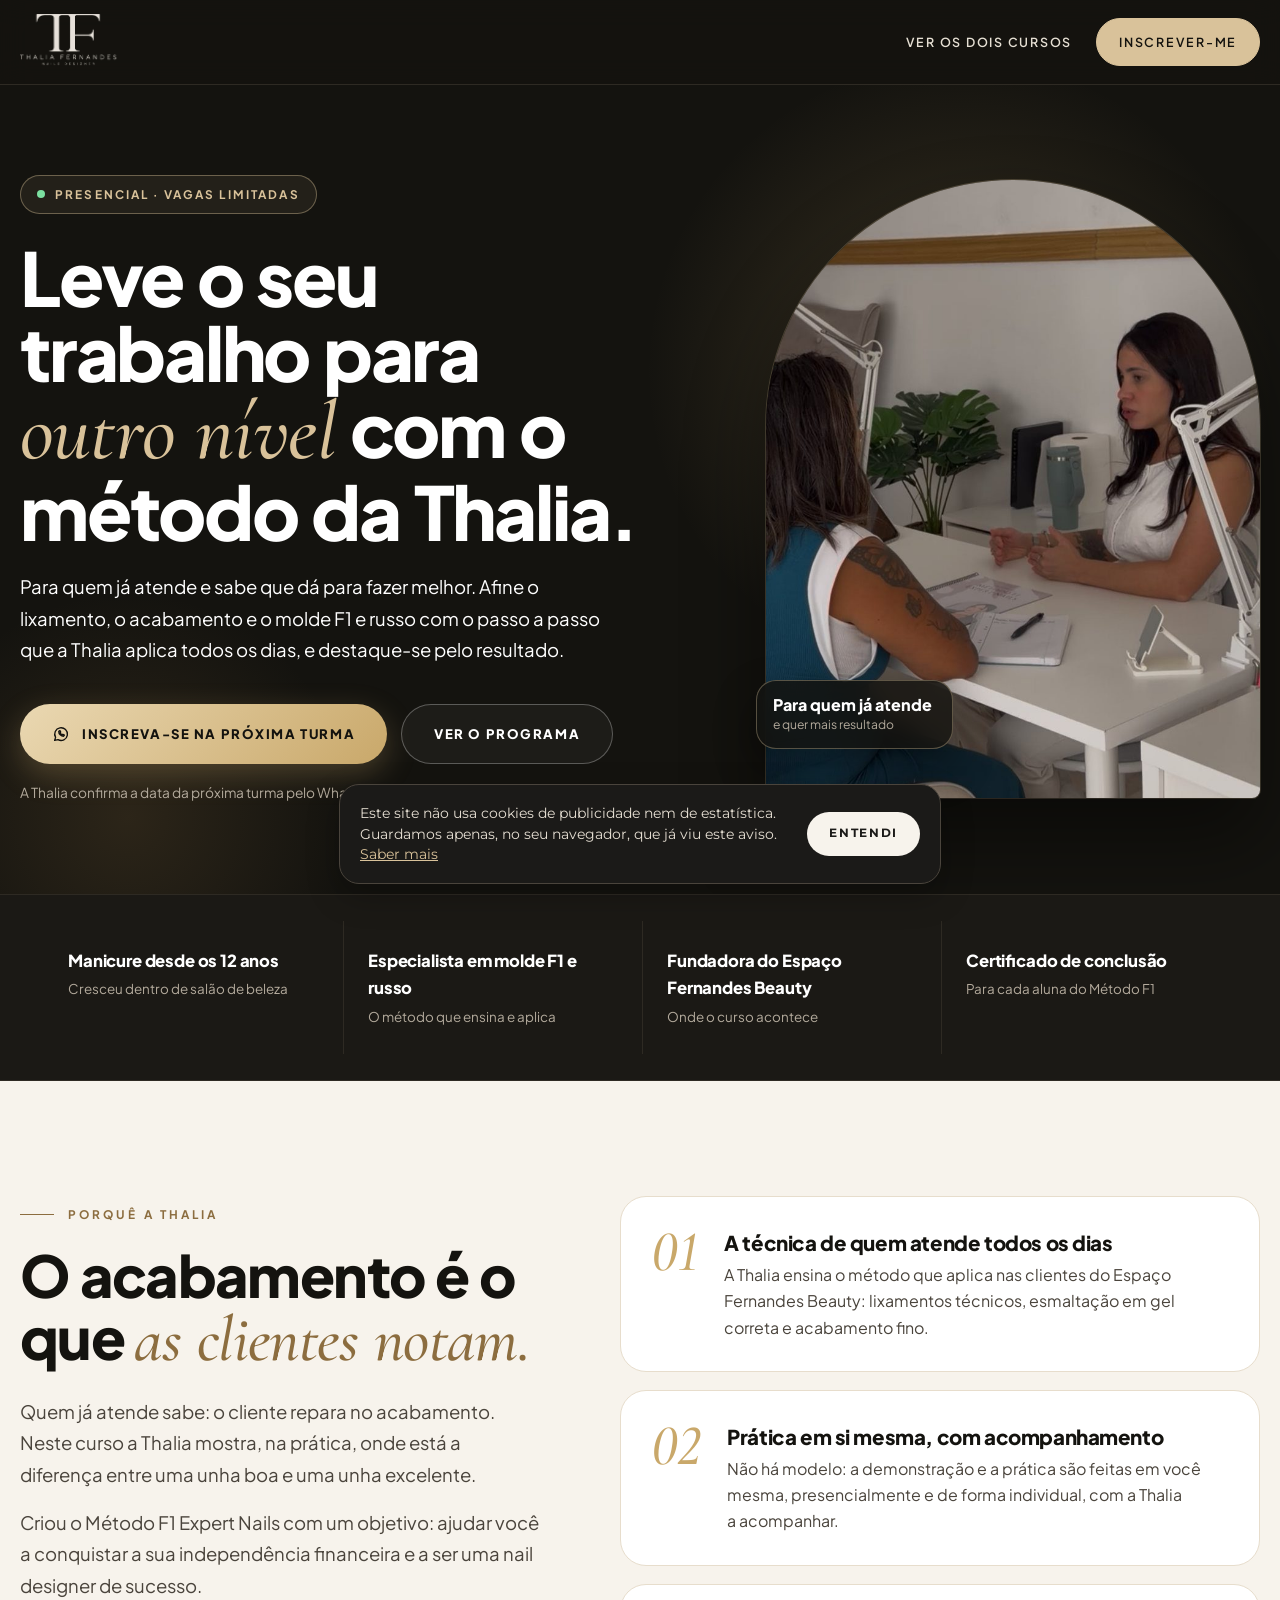
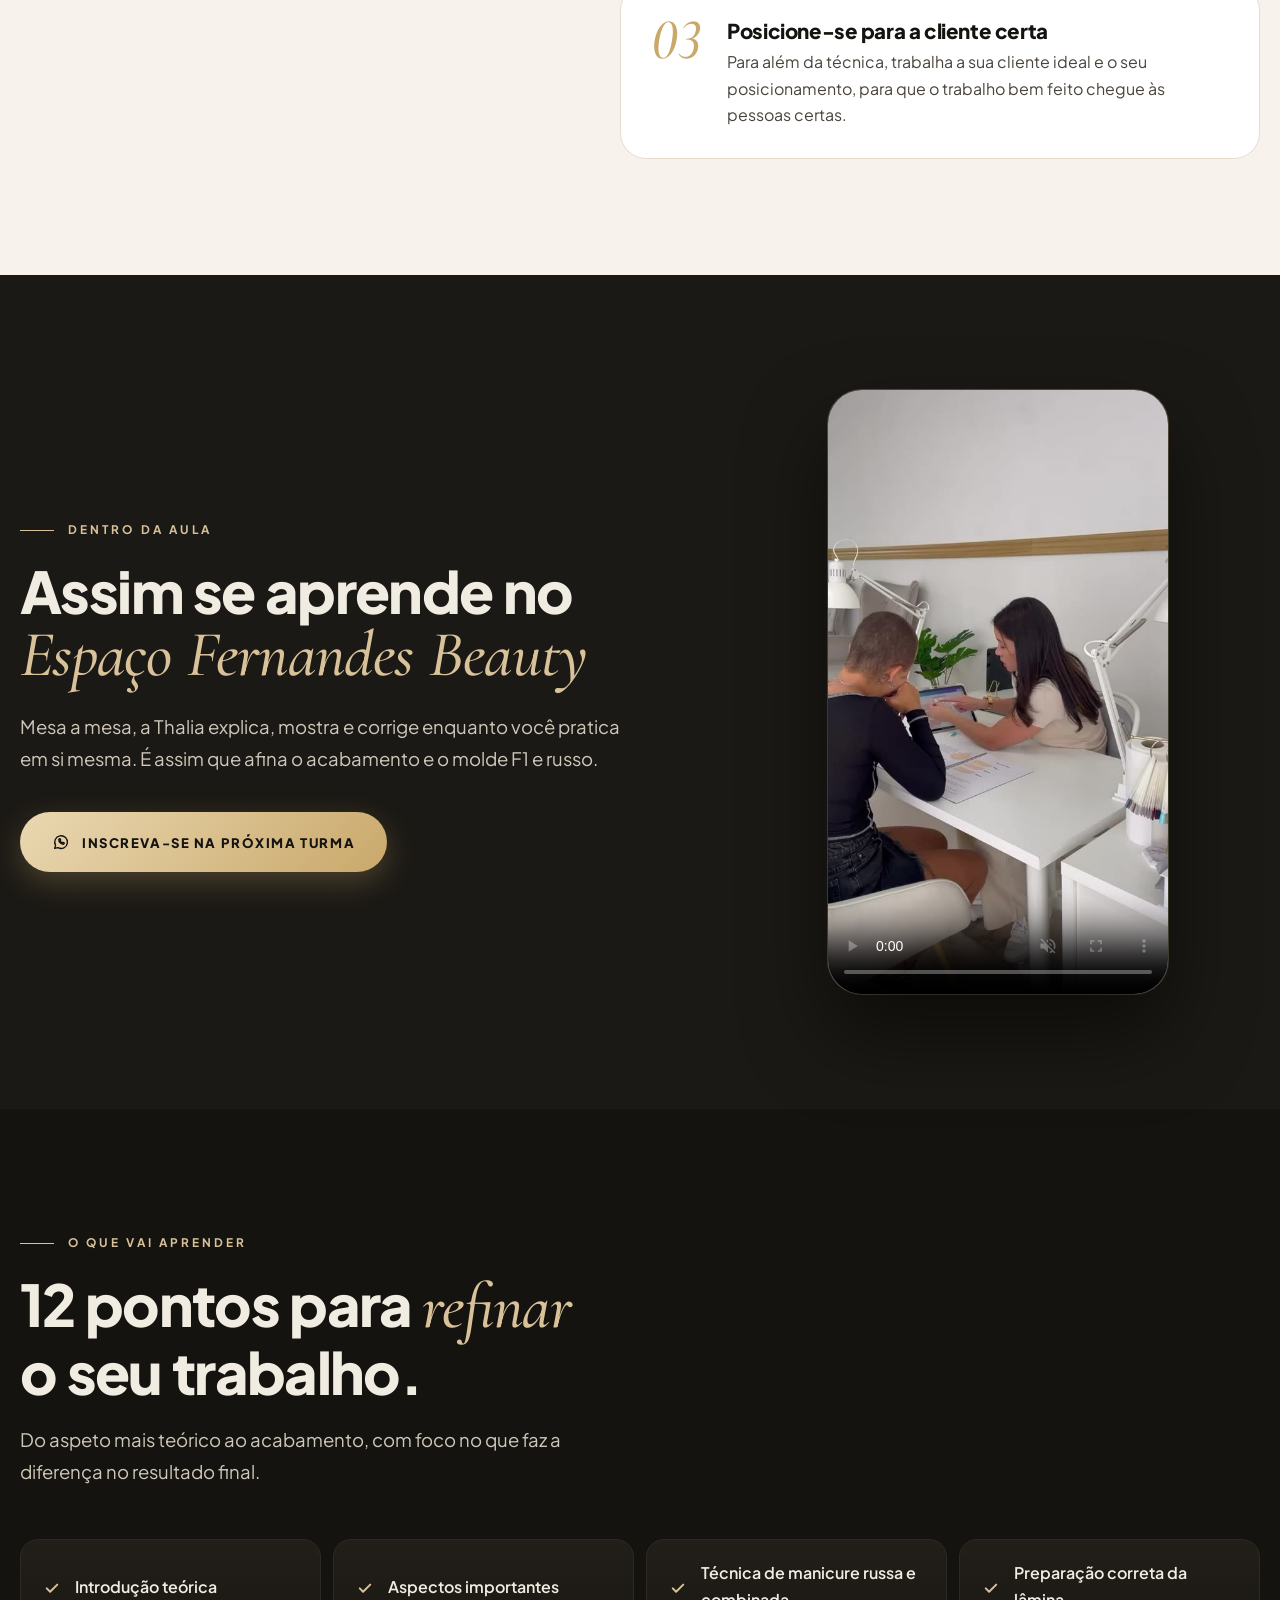
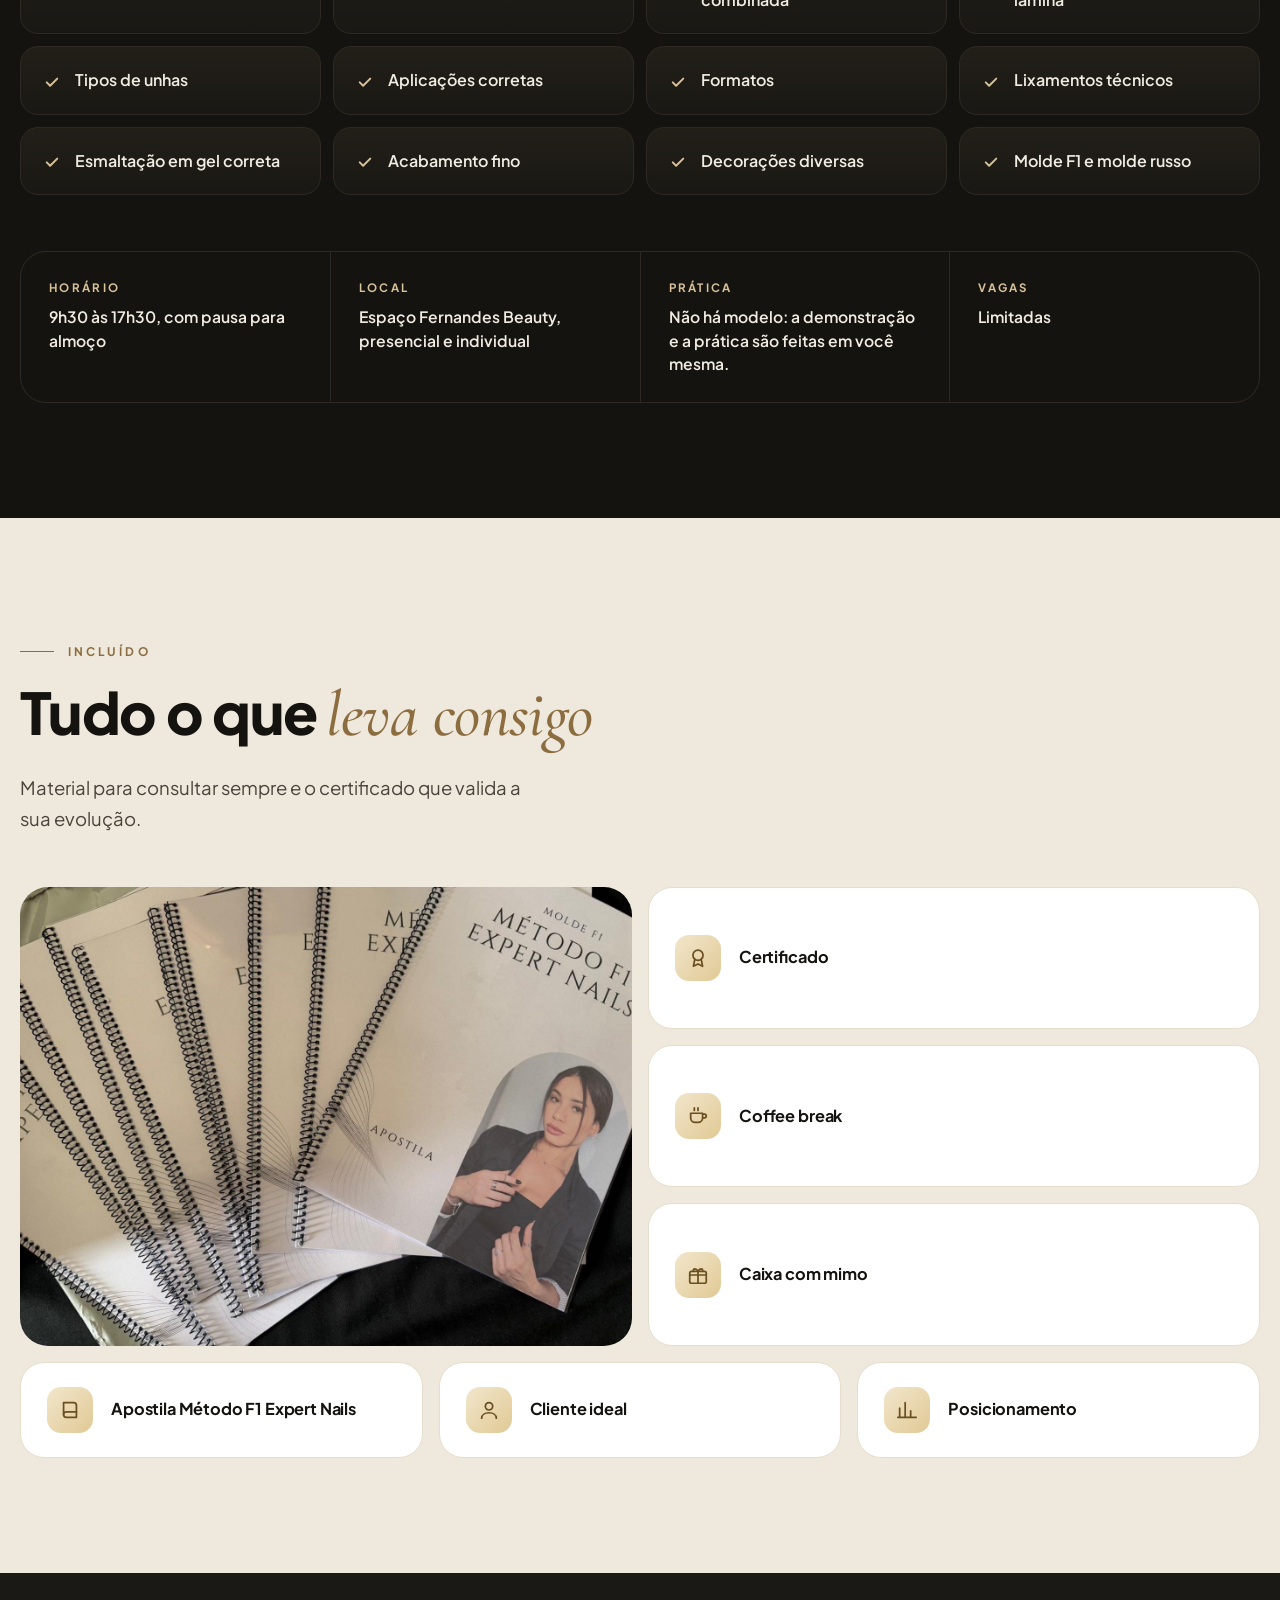
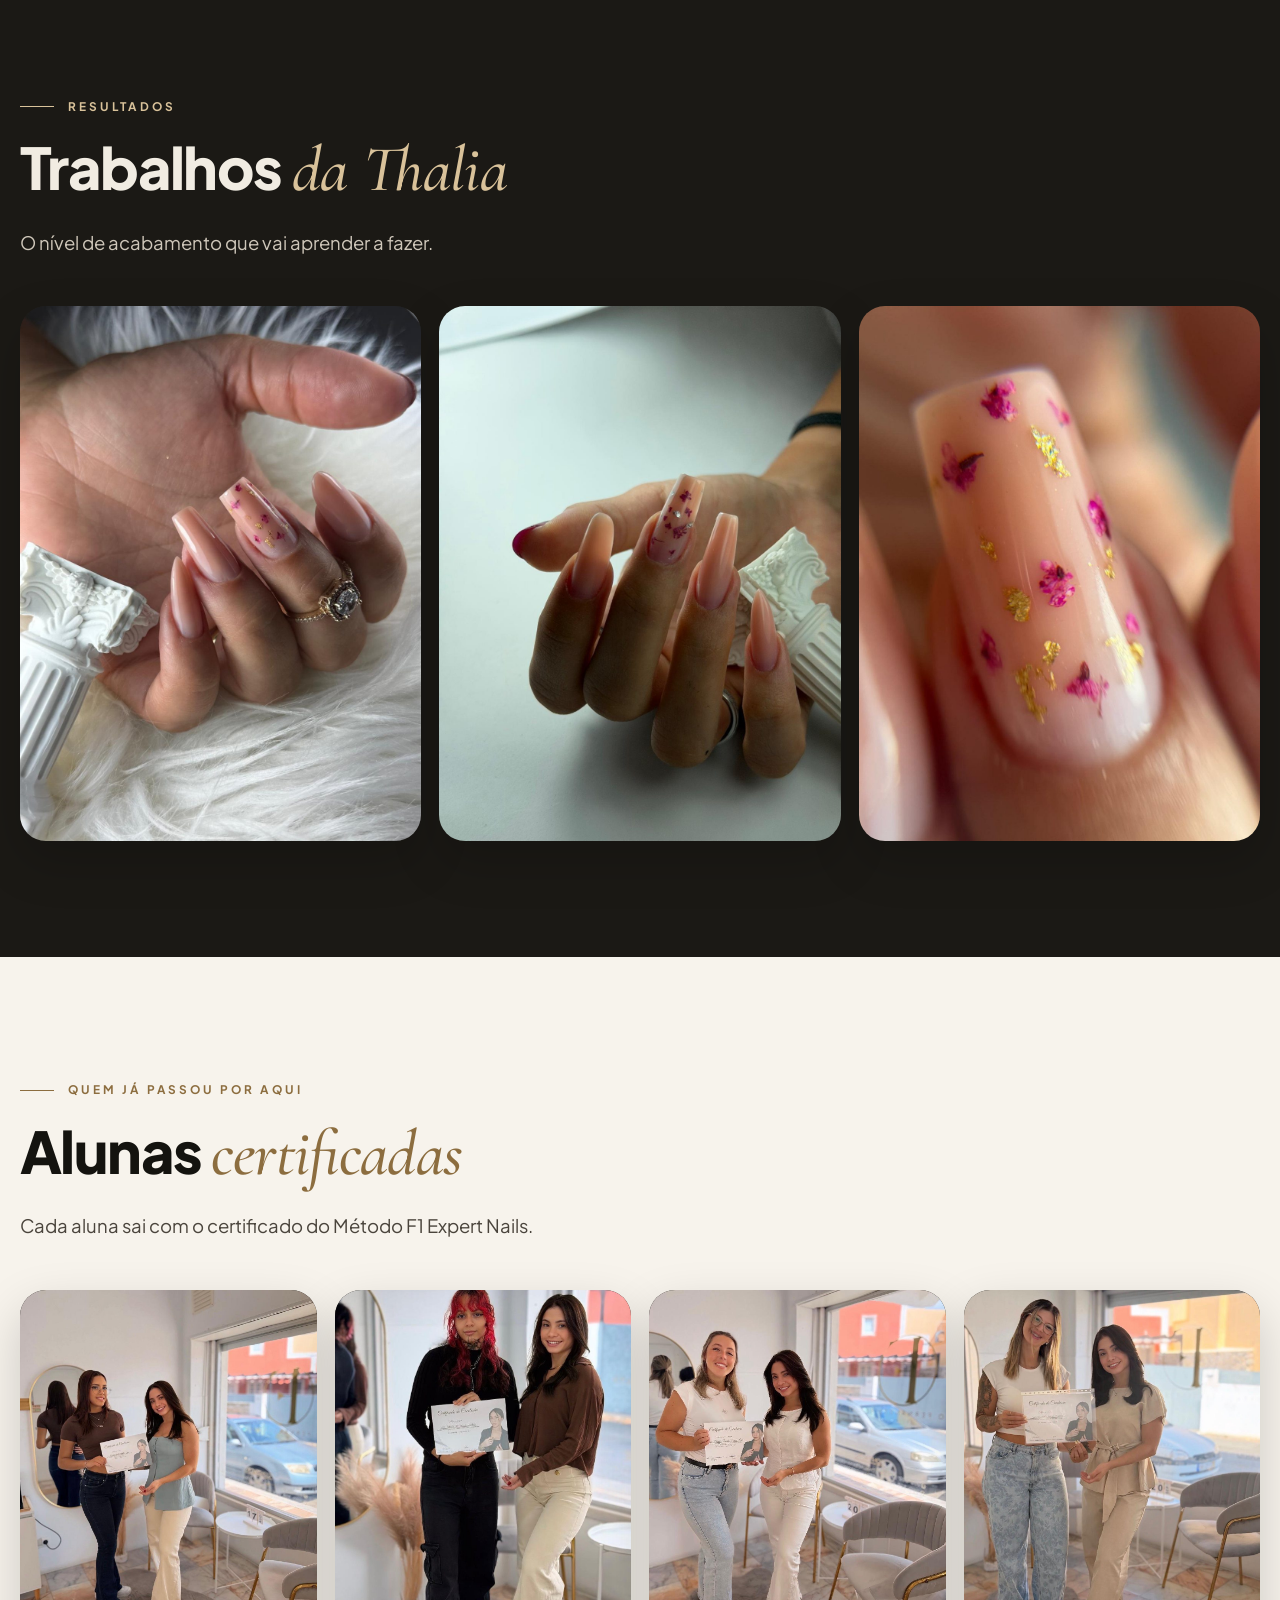
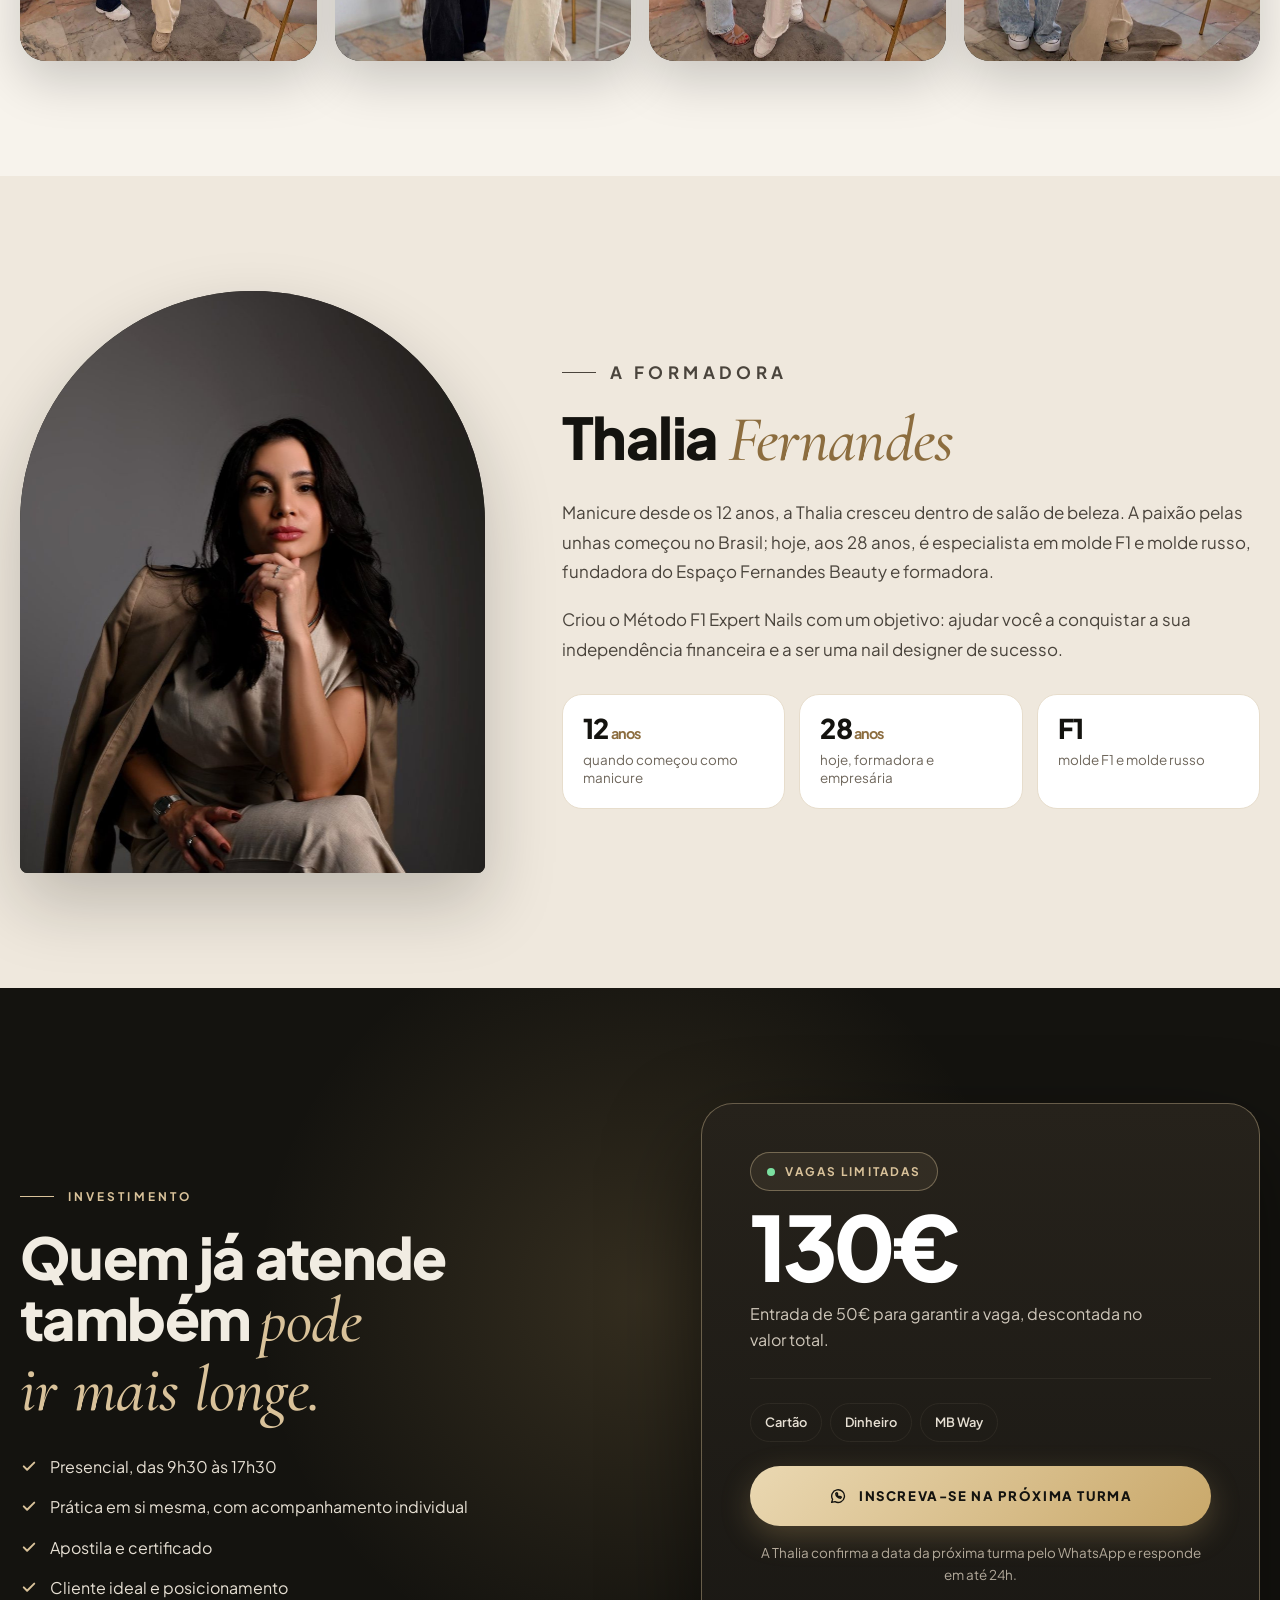
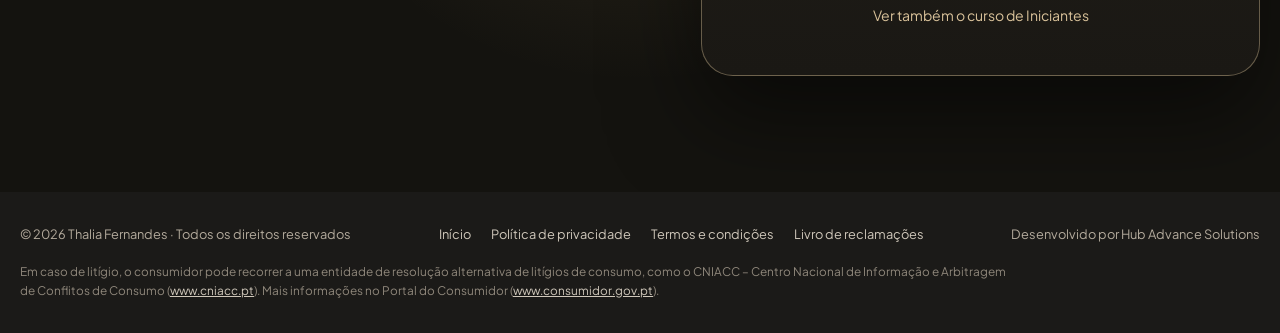
<file: aperfeicoamento.html>
<!doctype html>
<html lang="pt-BR">
<head>
<meta charset="utf-8">
<title>Aperfeiçoamento · Método F1 Expert Nails</title>
<meta name="description" content="Curso de Aperfeiçoamento do Método F1 Expert Nails, de Thalia Fernandes: molde F1 e molde russo para quem já atende.">
<meta http-equiv="Content-Security-Policy" content="default-src 'self'; img-src 'self' data:; media-src 'self'; font-src 'self'; style-src 'self' 'unsafe-inline'; script-src 'self'; connect-src 'self'; object-src 'none'; base-uri 'self'; form-action 'self'">
<meta name="referrer" content="strict-origin-when-cross-origin">
<meta name="viewport" content="width=device-width, initial-scale=1">
<meta property="og:type" content="website"><meta property="og:locale" content="pt_PT"><meta property="og:site_name" content="Método F1 Expert Nails"><meta property="og:title" content="Curso de Aperfeiçoamento"><meta property="og:description" content=" "><meta property="og:url" content="https://mthaliafernandes.me/aperfeicoamento.html"><meta property="og:image" content="https://mthaliafernandes.me/og-aperfeicoamento.jpg"><meta property="og:image:width" content="1200"><meta property="og:image:height" content="630"><meta property="og:image:alt" content="Curso de Aperfeiçoamento do Método F1 Expert Nails, com Thalia Fernandes"><meta name="twitter:card" content="summary_large_image"><meta name="robots" content="index, follow">
<link rel="icon" href="logo-dark.png">
<link rel="preload" href="pj.woff2" as="font" type="font/woff2" crossorigin>
<link rel="stylesheet" href="motion.css">
<link rel="stylesheet" href="cursos.css">
</head>
<body>
<style>
@font-face{font-family:'Cormorant Garamond';font-style:normal;font-weight:500;font-display:swap;src:url(cg-500.woff2) format('woff2')}@font-face{font-family:'Cormorant Garamond';font-style:normal;font-weight:600;font-display:swap;src:url(cg-600.woff2) format('woff2')}@font-face{font-family:'Cormorant Garamond';font-style:italic;font-weight:500;font-display:swap;src:url(cg-500i.woff2) format('woff2')}@font-face{font-family:'Cormorant Garamond';font-style:italic;font-weight:600;font-display:swap;src:url(cg-600i.woff2) format('woff2')}@font-face{font-family:'Montserrat';font-style:normal;font-weight:400;font-display:swap;src:url(mo-400.woff2) format('woff2')}@font-face{font-family:'Montserrat';font-style:normal;font-weight:500;font-display:swap;src:url(mo-500.woff2) format('woff2')}@font-face{font-family:'Montserrat';font-style:normal;font-weight:600;font-display:swap;src:url(mo-600.woff2) format('woff2')}@font-face{font-family:'Montserrat';font-style:normal;font-weight:700;font-display:swap;src:url(mo-700.woff2) format('woff2')}
.tf-ck{font-family:'Montserrat',sans-serif;position:fixed;left:16px;right:16px;bottom:16px;z-index:9998;max-width:560px;margin:0 auto;background:#1B1A18;color:#E6DFD3;border:1px solid #4A443C;border-radius:20px;padding:18px 20px;display:none;gap:14px 18px;align-items:center;flex-wrap:wrap;font-size:.86rem;line-height:1.5;box-shadow:0 12px 32px rgba(0,0,0,.25)}.tf-ck.on{display:flex}.tf-ck p{margin:0;flex:1 1 260px}.tf-ck a{color:#D9C29A}.tf-ck button{font:inherit;font-size:.74rem;letter-spacing:.14em;text-transform:uppercase;font-weight:700;border:0;border-radius:999px;min-height:44px;padding:0 22px;background:#F7F3EC;color:#1B1A18;cursor:pointer}.tf-ck button:hover{background:#D9C29A}
html{scroll-behavior:smooth;scroll-padding-top:90px}body{margin:0;background:#14130F}
a{color:#1B1A18}a:hover{color:#8C6D3F}
a:focus-visible{outline:2px solid #A88552;outline-offset:3px}
.tf-btn{transition:background-color .3s ease,color .3s ease,border-color .3s ease,transform .3s cubic-bezier(.2,.7,.2,1),box-shadow .3s ease}
.tf-btn:hover{transform:translateY(-2px);box-shadow:0 8px 20px rgba(27,26,24,.14)}
.tf-dark:hover{background:#8C6D3F!important;border-color:#8C6D3F!important}
.tf-line:hover{background:#1B1A18!important;color:#F7F3EC!important}
.tf-u{text-decoration:none;background-image:linear-gradient(currentColor,currentColor);background-size:0 1px;background-repeat:no-repeat;background-position:0 100%;transition:background-size .35s ease}
.tf-u:hover{background-size:100% 1px}
@keyframes tfin{from{opacity:0;transform:translateY(20px)}to{opacity:1;transform:none}}
@media (prefers-reduced-motion:no-preference){.tf-in{animation:tfin .7s cubic-bezier(.2,.7,.2,1) both}.tf-in2{animation:tfin .7s .15s cubic-bezier(.2,.7,.2,1) both}}
@media (prefers-reduced-motion:reduce){*{animation:none!important;transition-duration:.01ms!important}.tf-btn:hover{transform:none}}
.pp p{margin:0 0 12px}.pp ul{margin:0 0 12px;padding-left:22px}.pp li{margin:4px 0}.pp a{color:#8C6D3F}
@media (max-width:760px){.tf-hide-m{display:none!important}}
</style>
<div class="c-page" style="font-family: 'Plus Jakarta Sans', 'Montserrat', sans-serif; color: #1B1A18; background: #14130F; width: 100%; line-height: 1.65; font-size: 1rem; min-height: 100vh; display: flex; flex-direction: column">
<header class="c-hd" style="padding: 0 20px">
<div style="max-width: 1240px; margin: 0 auto; min-height: 84px; display: flex; align-items: center; justify-content: space-between; gap: 20px">
<a href="index.html" aria-label="Thalia Fernandes · página inicial" style="display: inline-flex; align-items: center"><img src="logo-light.png" alt="Thalia Fernandes · Nails Designer" style="height: 56px; width: auto; display: block"></a>
<nav aria-label="Navegação" style="display: flex; align-items: center; gap: 24px; font-size: 0.78rem; letter-spacing: 0.14em; text-transform: uppercase; font-weight: 600">
<a href="index.html#niveis" class="tf-u tf-hide-m">Ver os dois cursos</a>
<a href="#investimento" class="tf-btn tf-dark" style="border-radius: 999px; display: inline-flex; align-items: center; min-height: 46px; padding: 0 22px; background: #1B1A18; border: 1px solid #1B1A18; color: #F7F3EC; text-decoration: none">Inscrever-me</a>
</nav>
</div>
</header>
<main style="flex: 1 0 auto">
<section class="c-hero" aria-labelledby="n-titulo">
<div class="c-wrap">
<div>
<span class="c-badge tf-in"><span class="c-dot"></span>Presencial · vagas limitadas</span>
<h1 id="n-titulo" class="c-h1 tf-in">Leve o seu trabalho para <em>outro nível</em> com o método da Thalia.</h1>
<p class="c-lead tf-in2">Para quem já atende e sabe que dá para fazer melhor. Afine o lixamento, o acabamento e o molde F1 e russo com o passo a passo que a Thalia aplica todos os dias, e destaque-se pelo resultado.</p>
<div class="c-cta tf-in2"><a href="https://wa.me/351960323924?text=Ol%C3%A1%20Thalia%2C%20quero%20saber%20informa%C3%A7%C3%B5es%20sobre%20a%20pr%C3%B3xima%20turma%20de%20Aperfei%C3%A7oamento%20%28M%C3%A9todo%20F1%20Expert%20Nails%29." target="_blank" rel="noopener" class="c-btn"><svg width="18" height="18" viewBox="0 0 24 24" fill="none" stroke="currentColor" stroke-width="1.8" stroke-linecap="round" stroke-linejoin="round" aria-hidden="true"><path d="M3.5 20.5l1.3-4A8.5 8.5 0 1 1 8 19.6z"></path><path d="M9 8.5c0 3.5 3 6.5 6.5 6.5l1-1.6-2-1-1 .8a5 5 0 0 1-2.7-2.7l.8-1-1-2z"></path></svg>Inscreva-se na próxima turma</a><a href="#programa" class="c-btn2">Ver o programa</a></div>
<p class="c-note tf-in2">A Thalia confirma a data da próxima turma pelo WhatsApp e responde em até 24h.</p>
</div>
<div class="c-herofig">
<figure class="c-photo"><img src="aula2.jpg" alt="Thalia Fernandes numa aula com uma aluna" width="746" height="1400" decoding="async" fetchpriority="high" style="object-position:center 40%"></figure>
<div class="c-float"><div><b>Para quem já atende</b><span>e quer mais resultado</span></div></div>
</div>
</div>
</section>
<div class="c-trust"><div class="c-wrap">
<div><b>Manicure desde os 12 anos</b><span>Cresceu dentro de salão de beleza</span></div>
<div><b>Especialista em molde F1 e russo</b><span>O método que ensina e aplica</span></div>
<div><b>Fundadora do Espaço Fernandes Beauty</b><span>Onde o curso acontece</span></div>
<div><b>Certificado de conclusão</b><span>Para cada aluna do Método F1</span></div>
</div></div>
<section class="c-sec c-cream" aria-labelledby="n-why"><div class="c-wrap c-why">
<div class="c-why-l"><p class="c-eye">Porquê a Thalia</p><h2 id="n-why" class="c-h2">O acabamento é o que <em>as clientes notam.</em></h2><p class="c-lead" style="color:#4A443C">Quem já atende sabe: o cliente repara no acabamento. Neste curso a Thalia mostra, na prática, onde está a diferença entre uma unha boa e uma unha excelente.</p><p class="c-lead" style="color:#4A443C;margin-top:16px">Criou o Método F1 Expert Nails com um objetivo: ajudar você a conquistar a sua independência financeira e a ser uma nail designer de sucesso.</p></div>
<div class="c-reasons"><div class="c-reason"><span class="c-num">01</span><h3>A técnica de quem atende todos os dias</h3><p>A Thalia ensina o método que aplica nas clientes do Espaço Fernandes Beauty: lixamentos técnicos, esmaltação em gel correta e acabamento fino.</p></div><div class="c-reason"><span class="c-num">02</span><h3>Prática em si mesma, com acompanhamento</h3><p>Não há modelo: a demonstração e a prática são feitas em você mesma, presencialmente e de forma individual, com a Thalia a acompanhar.</p></div><div class="c-reason"><span class="c-num">03</span><h3>Posicione-se para a cliente certa</h3><p>Para além da técnica, trabalha a sua cliente ideal e o seu posicionamento, para que o trabalho bem feito chegue às pessoas certas.</p></div></div>
</div></section>
<section class="c-sec c-dark2" aria-labelledby="n-aula"><div class="c-wrap c-aula">
<div><p class="c-eye">Dentro da aula</p><h2 id="n-aula" class="c-h2">Assim se aprende no <em>Espaço Fernandes Beauty</em></h2>
<p class="c-lead">Mesa a mesa, a Thalia explica, mostra e corrige enquanto você pratica em si mesma. É assim que afina o acabamento e o molde F1 e russo.</p>
<div class="c-cta"><a href="https://wa.me/351960323924?text=Ol%C3%A1%20Thalia%2C%20quero%20saber%20informa%C3%A7%C3%B5es%20sobre%20a%20pr%C3%B3xima%20turma%20de%20Aperfei%C3%A7oamento%20%28M%C3%A9todo%20F1%20Expert%20Nails%29." target="_blank" rel="noopener" class="c-btn"><svg width="18" height="18" viewBox="0 0 24 24" fill="none" stroke="currentColor" stroke-width="1.8" stroke-linecap="round" stroke-linejoin="round" aria-hidden="true"><path d="M3.5 20.5l1.3-4A8.5 8.5 0 1 1 8 19.6z"></path><path d="M9 8.5c0 3.5 3 6.5 6.5 6.5l1-1.6-2-1-1 .8a5 5 0 0 1-2.7-2.7l.8-1-1-2z"></path></svg>Inscreva-se na próxima turma</a></div></div>
<figure class="c-vid"><video muted loop playsinline preload="none" poster="aula-thalia-poster.jpg" aria-label="A Thalia a ensinar uma aluna no Espaço Fernandes Beauty" width="540" height="960"><source src="aula-thalia.mp4" type="video/mp4"></video></figure>
</div></section>

<section id="programa" class="c-sec c-dark" aria-labelledby="n-prog"><div class="c-wrap">
<p class="c-eye">O que vai aprender</p><h2 id="n-prog" class="c-h2" style="max-width:20ch">12 pontos para <em>refinar</em> o seu trabalho.</h2><p class="c-lead">Do aspeto mais teórico ao acabamento, com foco no que faz a diferença no resultado final.</p>
<div class="c-pills"><div class="c-pill"><svg class="c-ck" width="18" height="18" viewBox="0 0 24 24" fill="none" stroke="#D9C29A" stroke-width="2.6" stroke-linecap="round" stroke-linejoin="round" aria-hidden="true"><path d="M5 12.5l4.5 4.5L19 7.5"/></svg>Introdução teórica</div><div class="c-pill"><svg class="c-ck" width="18" height="18" viewBox="0 0 24 24" fill="none" stroke="#D9C29A" stroke-width="2.6" stroke-linecap="round" stroke-linejoin="round" aria-hidden="true"><path d="M5 12.5l4.5 4.5L19 7.5"/></svg>Aspectos importantes</div><div class="c-pill"><svg class="c-ck" width="18" height="18" viewBox="0 0 24 24" fill="none" stroke="#D9C29A" stroke-width="2.6" stroke-linecap="round" stroke-linejoin="round" aria-hidden="true"><path d="M5 12.5l4.5 4.5L19 7.5"/></svg>Técnica de manicure russa e combinada</div><div class="c-pill"><svg class="c-ck" width="18" height="18" viewBox="0 0 24 24" fill="none" stroke="#D9C29A" stroke-width="2.6" stroke-linecap="round" stroke-linejoin="round" aria-hidden="true"><path d="M5 12.5l4.5 4.5L19 7.5"/></svg>Preparação correta da lâmina</div><div class="c-pill"><svg class="c-ck" width="18" height="18" viewBox="0 0 24 24" fill="none" stroke="#D9C29A" stroke-width="2.6" stroke-linecap="round" stroke-linejoin="round" aria-hidden="true"><path d="M5 12.5l4.5 4.5L19 7.5"/></svg>Tipos de unhas</div><div class="c-pill"><svg class="c-ck" width="18" height="18" viewBox="0 0 24 24" fill="none" stroke="#D9C29A" stroke-width="2.6" stroke-linecap="round" stroke-linejoin="round" aria-hidden="true"><path d="M5 12.5l4.5 4.5L19 7.5"/></svg>Aplicações corretas</div><div class="c-pill"><svg class="c-ck" width="18" height="18" viewBox="0 0 24 24" fill="none" stroke="#D9C29A" stroke-width="2.6" stroke-linecap="round" stroke-linejoin="round" aria-hidden="true"><path d="M5 12.5l4.5 4.5L19 7.5"/></svg>Formatos</div><div class="c-pill"><svg class="c-ck" width="18" height="18" viewBox="0 0 24 24" fill="none" stroke="#D9C29A" stroke-width="2.6" stroke-linecap="round" stroke-linejoin="round" aria-hidden="true"><path d="M5 12.5l4.5 4.5L19 7.5"/></svg>Lixamentos técnicos</div><div class="c-pill"><svg class="c-ck" width="18" height="18" viewBox="0 0 24 24" fill="none" stroke="#D9C29A" stroke-width="2.6" stroke-linecap="round" stroke-linejoin="round" aria-hidden="true"><path d="M5 12.5l4.5 4.5L19 7.5"/></svg>Esmaltação em gel correta</div><div class="c-pill"><svg class="c-ck" width="18" height="18" viewBox="0 0 24 24" fill="none" stroke="#D9C29A" stroke-width="2.6" stroke-linecap="round" stroke-linejoin="round" aria-hidden="true"><path d="M5 12.5l4.5 4.5L19 7.5"/></svg>Acabamento fino</div><div class="c-pill"><svg class="c-ck" width="18" height="18" viewBox="0 0 24 24" fill="none" stroke="#D9C29A" stroke-width="2.6" stroke-linecap="round" stroke-linejoin="round" aria-hidden="true"><path d="M5 12.5l4.5 4.5L19 7.5"/></svg>Decorações diversas</div><div class="c-pill"><svg class="c-ck" width="18" height="18" viewBox="0 0 24 24" fill="none" stroke="#D9C29A" stroke-width="2.6" stroke-linecap="round" stroke-linejoin="round" aria-hidden="true"><path d="M5 12.5l4.5 4.5L19 7.5"/></svg>Molde F1 e molde russo</div></div>
<div class="c-info"><div><span>Horário</span><b>9h30 às 17h30, com pausa para almoço</b></div><div><span>Local</span><b>Espaço Fernandes Beauty, presencial e individual</b></div><div><span>Prática</span><b>Não há modelo: a demonstração e a prática são feitas em você mesma.</b></div><div><span>Vagas</span><b>Limitadas</b></div></div>
</div></section>
<section class="c-sec c-sand" aria-labelledby="n-inc"><div class="c-wrap">
<p class="c-eye">Incluído</p><h2 id="n-inc" class="c-h2" style="max-width:18ch">Tudo o que <em>leva consigo</em></h2><p class="c-lead" style="color:#4A443C">Material para consultar sempre e o certificado que valida a sua evolução.</p>
<div class="c-bento"><figure class="c-b-photo tf-zoom"><img src="apostila-rodada.jpg" alt="Apostilas do Método F1 Expert Nails" width="1400" height="1050" loading="lazy" decoding="async"></figure><div class="c-b"><i><svg width="22" height="22" viewBox="0 0 24 24" fill="none" stroke="#6B4F22" stroke-width="1.9" stroke-linecap="round" stroke-linejoin="round" aria-hidden="true"><circle cx="12" cy="9" r="5.5"/><path d="M8.5 13.5L7 21l5-2.5 5 2.5-1.5-7.5"/></svg></i><span>Certificado</span></div><div class="c-b"><i><svg width="22" height="22" viewBox="0 0 24 24" fill="none" stroke="#6B4F22" stroke-width="1.9" stroke-linecap="round" stroke-linejoin="round" aria-hidden="true"><path d="M4 9h13v5a5 5 0 0 1-5 5H9a5 5 0 0 1-5-5zM17 10h2a2 2 0 0 1 0 4h-2M8 3v3M12 3v3"/></svg></i><span>Coffee break</span></div><div class="c-b"><i><svg width="22" height="22" viewBox="0 0 24 24" fill="none" stroke="#6B4F22" stroke-width="1.9" stroke-linecap="round" stroke-linejoin="round" aria-hidden="true"><rect x="3" y="8" width="18" height="13" rx="2"/><path d="M12 8v13M3 12h18M12 8c-2-4-6-3-5 0M12 8c2-4 6-3 5 0"/></svg></i><span>Caixa com mimo</span></div><div class="c-b"><i><svg width="22" height="22" viewBox="0 0 24 24" fill="none" stroke="#6B4F22" stroke-width="1.9" stroke-linecap="round" stroke-linejoin="round" aria-hidden="true"><path d="M5 4h11a3 3 0 0 1 3 3v13H8a3 3 0 0 1-3-3z"/><path d="M5 17a3 3 0 0 1 3-3h11"/></svg></i><span>Apostila Método F1 Expert Nails</span></div><div class="c-b"><i><svg width="22" height="22" viewBox="0 0 24 24" fill="none" stroke="#6B4F22" stroke-width="1.9" stroke-linecap="round" stroke-linejoin="round" aria-hidden="true"><circle cx="12" cy="8" r="4"/><path d="M4 21c0-4 4-6 8-6s8 2 8 6"/></svg></i><span>Cliente ideal</span></div><div class="c-b"><i><svg width="22" height="22" viewBox="0 0 24 24" fill="none" stroke="#6B4F22" stroke-width="1.9" stroke-linecap="round" stroke-linejoin="round" aria-hidden="true"><path d="M4 20V10M10 20V4M16 20v-7M22 20H2"/></svg></i><span>Posicionamento</span></div></div>
</div></section>
<section class="c-sec c-dark2" aria-labelledby="n-trab"><div class="c-wrap">
<p class="c-eye">Resultados</p><h2 id="n-trab" class="c-h2">Trabalhos <em>da Thalia</em></h2><p class="c-lead">O nível de acabamento que vai aprender a fazer.</p>
<div class="c-gal"><figure class="tf-zoom" style="aspect-ratio:3 / 4"><img src="unha-pelo.jpg" alt="Unhas quadradas com flores secas e folha de ouro" width="1050" height="1400" loading="lazy" decoding="async"></figure><figure class="tf-zoom" style="aspect-ratio:3 / 4"><img src="unha-coluna.jpg" alt="Alongamento nude com flores secas" width="1050" height="1400" loading="lazy" decoding="async"></figure><figure class="tf-zoom" style="aspect-ratio:3 / 4"><img src="unha-macro.jpg" alt="Detalhe de unha com flores secas e folha de ouro" width="1050" height="1400" loading="lazy" decoding="async"></figure></div></div></section>
<section class="c-sec c-cream" aria-labelledby="n-alunas"><div class="c-wrap">
<p class="c-eye">Quem já passou por aqui</p><h2 id="n-alunas" class="c-h2">Alunas <em>certificadas</em></h2><p class="c-lead" style="color:#4A443C">Cada aluna sai com o certificado do Método F1 Expert Nails.</p>
<div class="c-gal"><figure class="tf-zoom" style="aspect-ratio:4 / 5"><img src="aluna-genesis.jpg" alt="Aluna com o certificado ao lado da Thalia" width="1092" height="1400" loading="lazy" decoding="async"></figure><figure class="tf-zoom" style="aspect-ratio:4 / 5"><img src="aluna-julia.jpg" alt="Aluna com o certificado ao lado da Thalia" width="901" height="1400" loading="lazy" decoding="async"></figure><figure class="tf-zoom" style="aspect-ratio:4 / 5"><img src="aluna-sara.jpg" alt="Aluna com o certificado ao lado da Thalia" width="1091" height="1375" loading="lazy" decoding="async"></figure><figure class="tf-zoom" style="aspect-ratio:4 / 5"><img src="aluna-veronica.jpg" alt="Aluna com o certificado ao lado da Thalia" width="1080" height="1400" loading="lazy" decoding="async"></figure></div></div></section>
<section class="c-sec c-sand" aria-labelledby="n-formadora"><div class="c-wrap c-about">
<figure class="c-photo tf-zoom" style="box-shadow:0 30px 70px rgba(20,19,15,.22)"><img src="retrato.jpg" alt="Thalia Fernandes" width="931" height="1400" loading="lazy" decoding="async" style="object-position:center 25%"></figure>
<div><p class="c-eye">A formadora</p><h2 id="n-formadora" class="c-h2">Thalia <em>Fernandes</em></h2>
<p style="margin-top:24px">Manicure desde os 12 anos, a Thalia cresceu dentro de salão de beleza. A paixão pelas unhas começou no Brasil; hoje, aos 28 anos, é especialista em molde F1 e molde russo, fundadora do Espaço Fernandes Beauty e formadora.</p><p>Criou o Método F1 Expert Nails com um objetivo: ajudar você a conquistar a sua independência financeira e a ser uma nail designer de sucesso.</p>
<div class="c-stats"><div class="c-stat"><b>12<small> anos</small></b><span>quando começou como manicure</span></div><div class="c-stat"><b>28<small> anos</small></b><span>hoje, formadora e empresária</span></div><div class="c-stat"><b>F1</b><span>molde F1 e molde russo</span></div></div>
</div></div></section>
<section id="investimento" class="c-sec c-dark c-inv" aria-labelledby="n-inv"><div class="c-wrap">
<div><p class="c-eye">Investimento</p><h2 id="n-inv" class="c-h2">Quem já atende também <em>pode ir mais longe.</em></h2><ul class="c-sum"><li><svg class="c-ck" width="18" height="18" viewBox="0 0 24 24" fill="none" stroke="#D9C29A" stroke-width="2.6" stroke-linecap="round" stroke-linejoin="round" aria-hidden="true"><path d="M5 12.5l4.5 4.5L19 7.5"/></svg><span>Presencial, das 9h30 às 17h30</span></li><li><svg class="c-ck" width="18" height="18" viewBox="0 0 24 24" fill="none" stroke="#D9C29A" stroke-width="2.6" stroke-linecap="round" stroke-linejoin="round" aria-hidden="true"><path d="M5 12.5l4.5 4.5L19 7.5"/></svg><span>Prática em si mesma, com acompanhamento individual</span></li><li><svg class="c-ck" width="18" height="18" viewBox="0 0 24 24" fill="none" stroke="#D9C29A" stroke-width="2.6" stroke-linecap="round" stroke-linejoin="round" aria-hidden="true"><path d="M5 12.5l4.5 4.5L19 7.5"/></svg><span>Apostila e certificado</span></li><li><svg class="c-ck" width="18" height="18" viewBox="0 0 24 24" fill="none" stroke="#D9C29A" stroke-width="2.6" stroke-linecap="round" stroke-linejoin="round" aria-hidden="true"><path d="M5 12.5l4.5 4.5L19 7.5"/></svg><span>Cliente ideal e posicionamento</span></li></ul></div>
<div class="c-box">
<span class="c-badge"><span class="c-dot"></span>Vagas limitadas</span>
<div class="c-price"><b>130€</b></div>
<p style="margin:10px 0 0;color:#CFC7BA">Entrada de 50€ para garantir a vaga, descontada no valor total.</p>
<div class="c-sep"></div>
<div class="c-pay"><span>Cartão</span><span>Dinheiro</span><span>MB Way</span></div>
<a href="https://wa.me/351960323924?text=Ol%C3%A1%20Thalia%2C%20quero%20saber%20informa%C3%A7%C3%B5es%20sobre%20a%20pr%C3%B3xima%20turma%20de%20Aperfei%C3%A7oamento%20%28M%C3%A9todo%20F1%20Expert%20Nails%29." target="_blank" rel="noopener" class="c-btn"><svg width="18" height="18" viewBox="0 0 24 24" fill="none" stroke="currentColor" stroke-width="1.8" stroke-linecap="round" stroke-linejoin="round" aria-hidden="true"><path d="M3.5 20.5l1.3-4A8.5 8.5 0 1 1 8 19.6z"></path><path d="M9 8.5c0 3.5 3 6.5 6.5 6.5l1-1.6-2-1-1 .8a5 5 0 0 1-2.7-2.7l.8-1-1-2z"></path></svg>Inscreva-se na próxima turma</a>
<p style="margin:16px 0 0;font-size:.84rem;color:#B3AA9C;text-align:center">A Thalia confirma a data da próxima turma pelo WhatsApp e responde em até 24h.</p>
<p style="margin:18px 0 0;text-align:center;font-size:.88rem"><a href="iniciantes.html" class="tf-u" style="color:#D9C29A">Ver também o curso de Iniciantes</a></p>
</div></div></section>
<div class="c-bar" id="c-bar" aria-hidden="true"><div><b>130€</b><span>Entrada 50€ · vagas limitadas</span></div><a href="https://wa.me/351960323924?text=Ol%C3%A1%20Thalia%2C%20quero%20saber%20informa%C3%A7%C3%B5es%20sobre%20a%20pr%C3%B3xima%20turma%20de%20Aperfei%C3%A7oamento%20%28M%C3%A9todo%20F1%20Expert%20Nails%29." target="_blank" rel="noopener" class="c-btn"><svg width="18" height="18" viewBox="0 0 24 24" fill="none" stroke="currentColor" stroke-width="1.8" stroke-linecap="round" stroke-linejoin="round" aria-hidden="true"><path d="M3.5 20.5l1.3-4A8.5 8.5 0 1 1 8 19.6z"></path><path d="M9 8.5c0 3.5 3 6.5 6.5 6.5l1-1.6-2-1-1 .8a5 5 0 0 1-2.7-2.7l.8-1-1-2z"></path></svg>Inscrever</a></div>
</main>
<footer style="background: #1B1A18; color: #B3AA9C; padding: 32px 20px; font-size: 0.8rem">
<div style="max-width: 1240px; margin: 0 auto; display: flex; flex-wrap: wrap; justify-content: space-between; align-items: center; gap: 14px 24px">
<span>© 2026 Thalia Fernandes · Todos os direitos reservados</span>
<div style="display: flex; flex-wrap: wrap; gap: 20px"><a href="index.html" class="tf-u" style="color: #CFC7BA">Início</a><a href="privacidade.html" class="tf-u" style="color: #CFC7BA">Política de privacidade</a><a href="termos.html" class="tf-u" style="color: #CFC7BA">Termos e condições</a><a href="https://www.livroreclamacoes.pt" target="_blank" rel="noopener" class="tf-u" style="color: #CFC7BA">Livro de reclamações</a></div>
<span>Desenvolvido por Hub Advance Solutions</span>
</div>
<div style="max-width: 1240px; margin: 0 auto"><p style="margin: 18px 0 0; font-size: 0.74rem; line-height: 1.6; color: #8F877B; max-width: 62rem">Em caso de litígio, o consumidor pode recorrer a uma entidade de resolução alternativa de litígios de consumo, como o CNIACC – Centro Nacional de Informação e Arbitragem de Conflitos de Consumo (<a href="https://www.cniacc.pt" target="_blank" rel="noopener" style="color: #CFC7BA">www.cniacc.pt</a>). Mais informações no Portal do Consumidor (<a href="https://www.consumidor.gov.pt" target="_blank" rel="noopener" style="color: #CFC7BA">www.consumidor.gov.pt</a>).</p></div>
</footer>
</div>
<div class="tf-ck" id="tf-ck" role="region" aria-label="Aviso de cookies"><p>Este site não usa cookies de publicidade nem de estatística. Guardamos apenas, no seu navegador, que já viu este aviso. <a href="privacidade.html#cookies">Saber mais</a></p><button type="button" id="tf-ck-ok">Entendi</button></div>
<script src="site.js" defer></script>
<script src="cursos.js" defer></script>
</body>
</html>
</file>
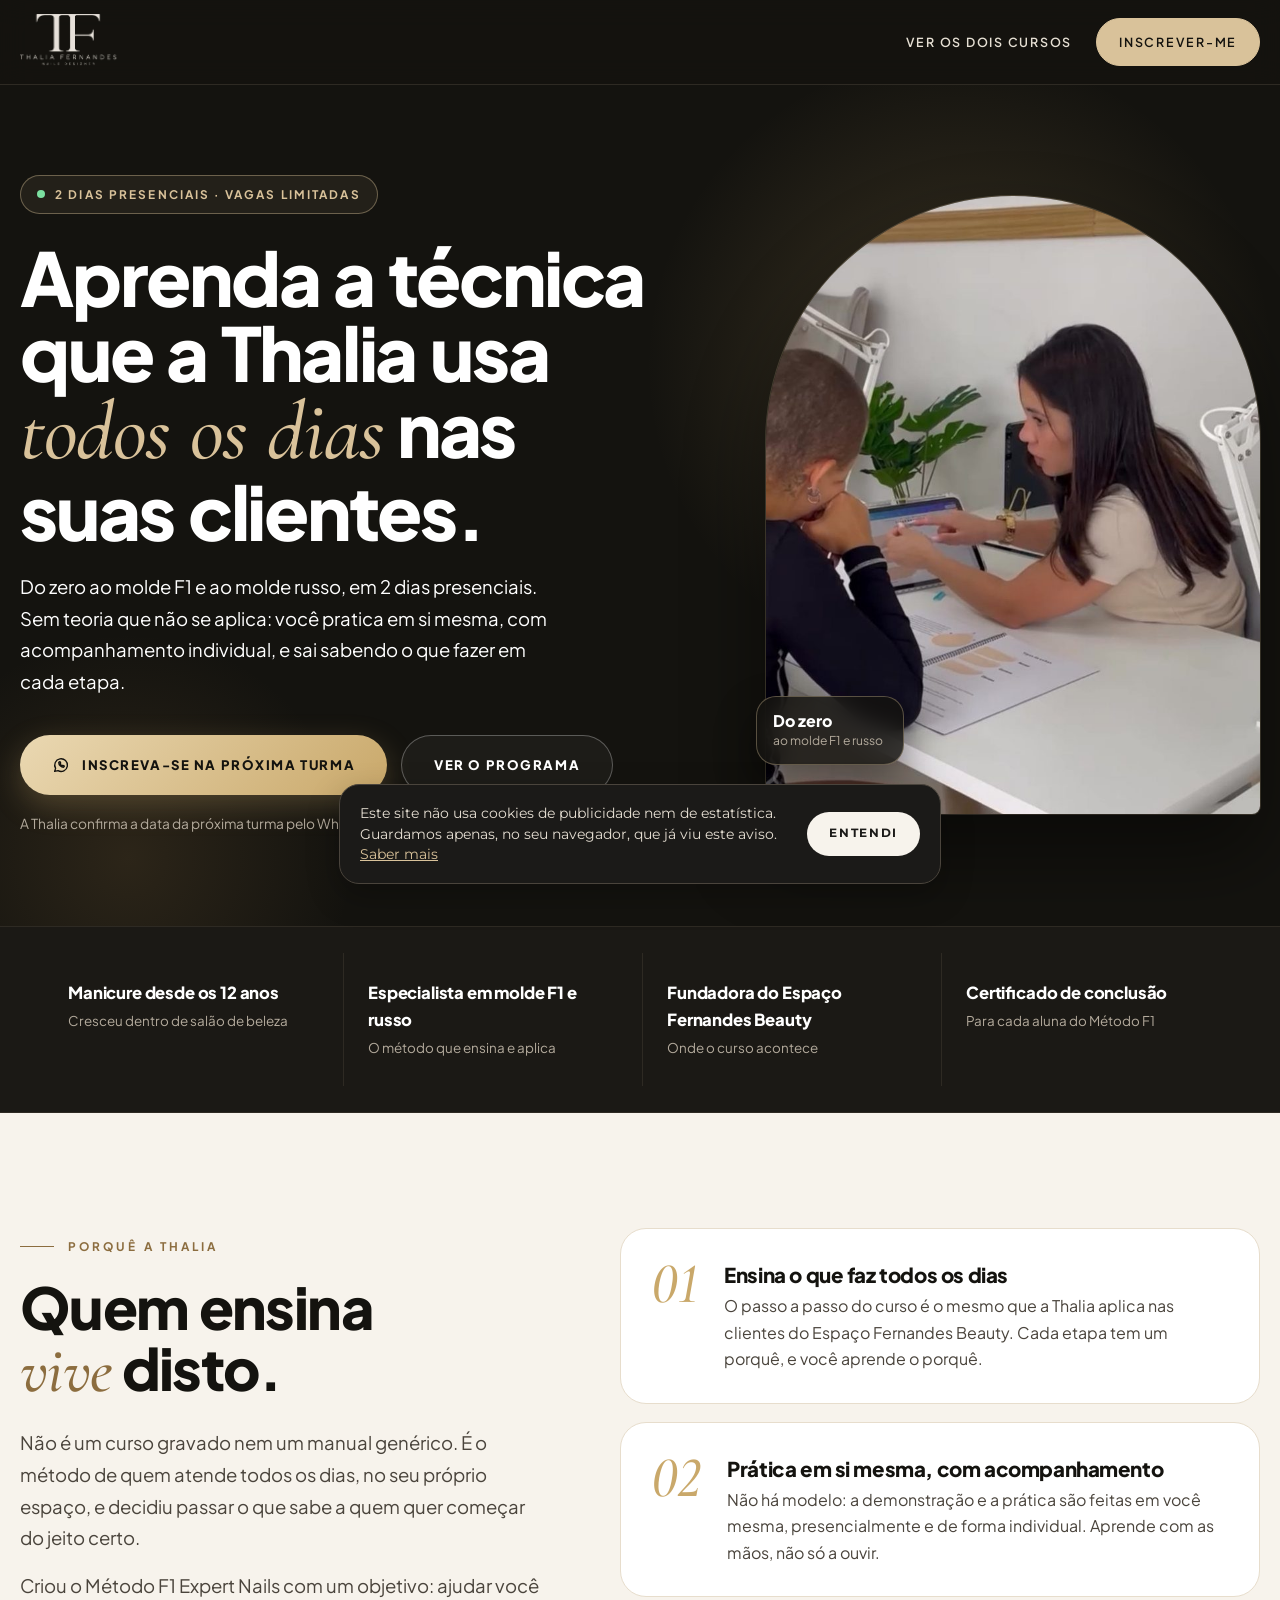
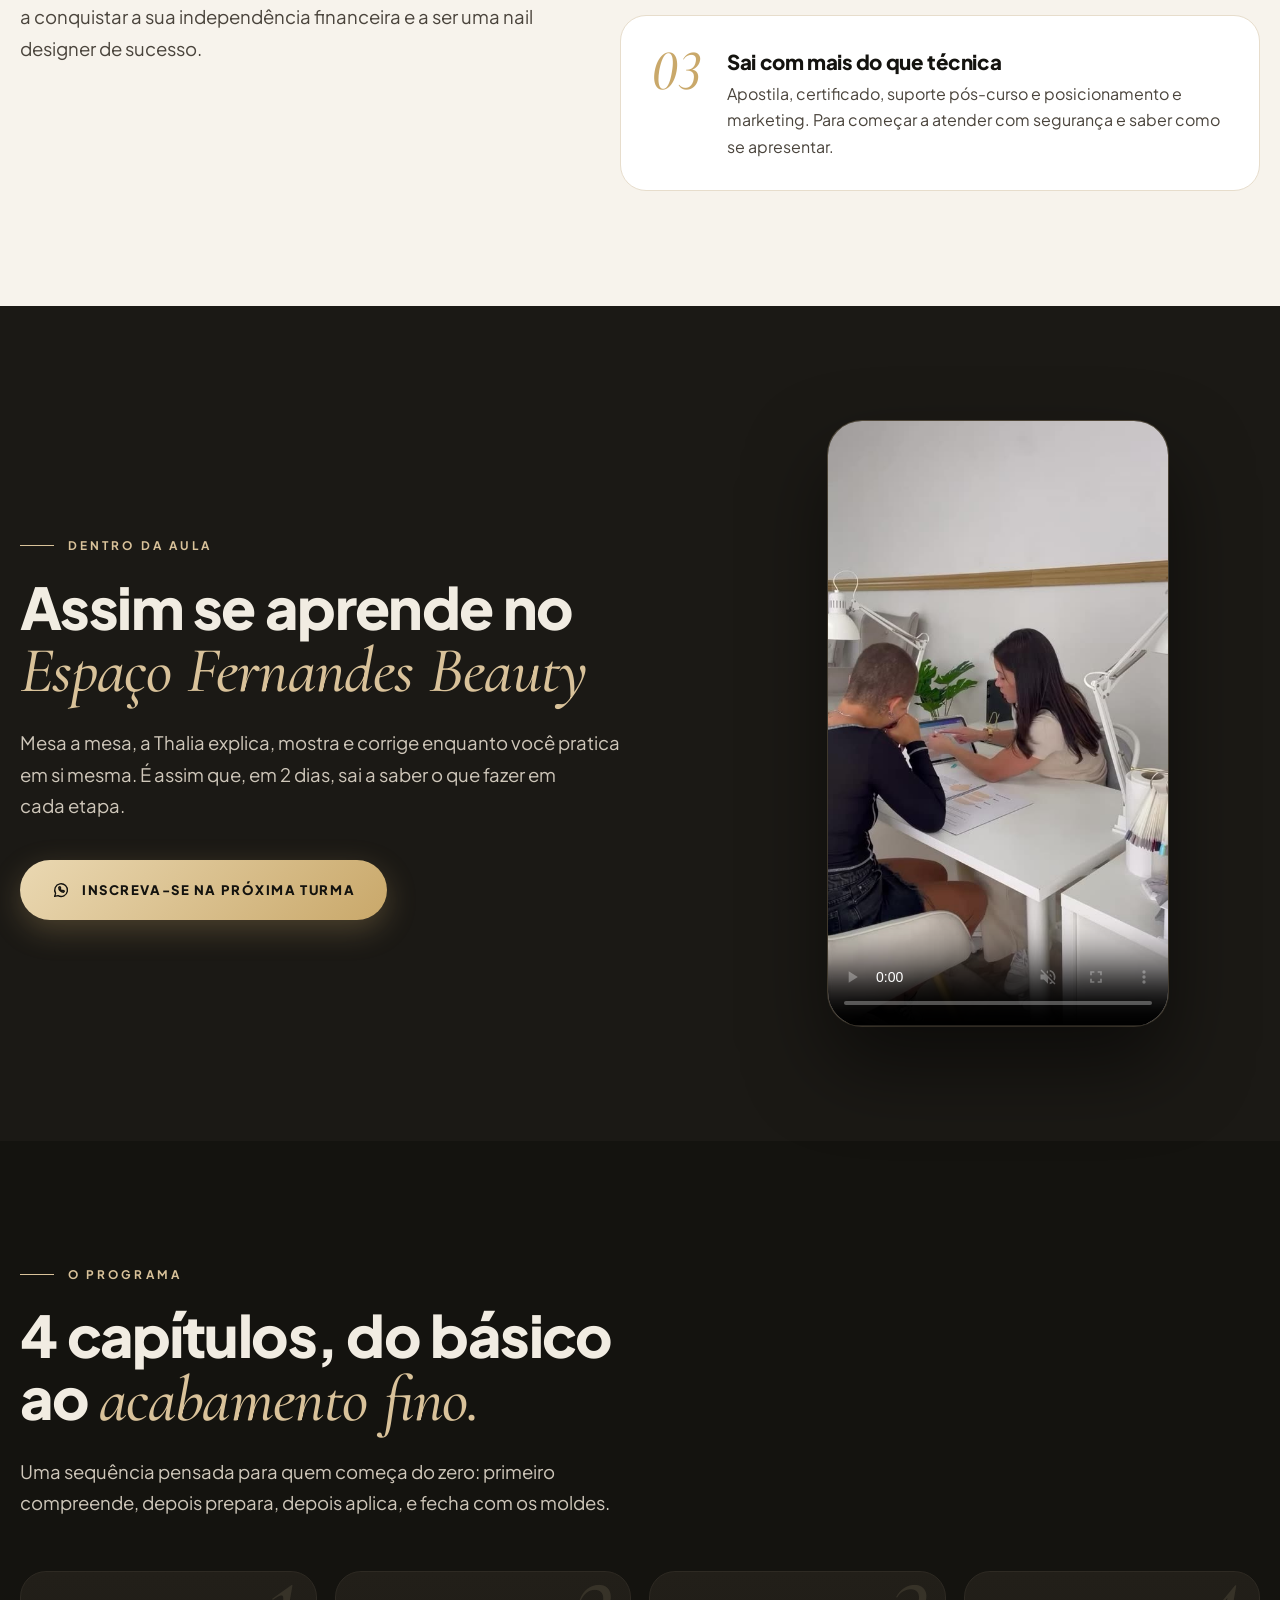
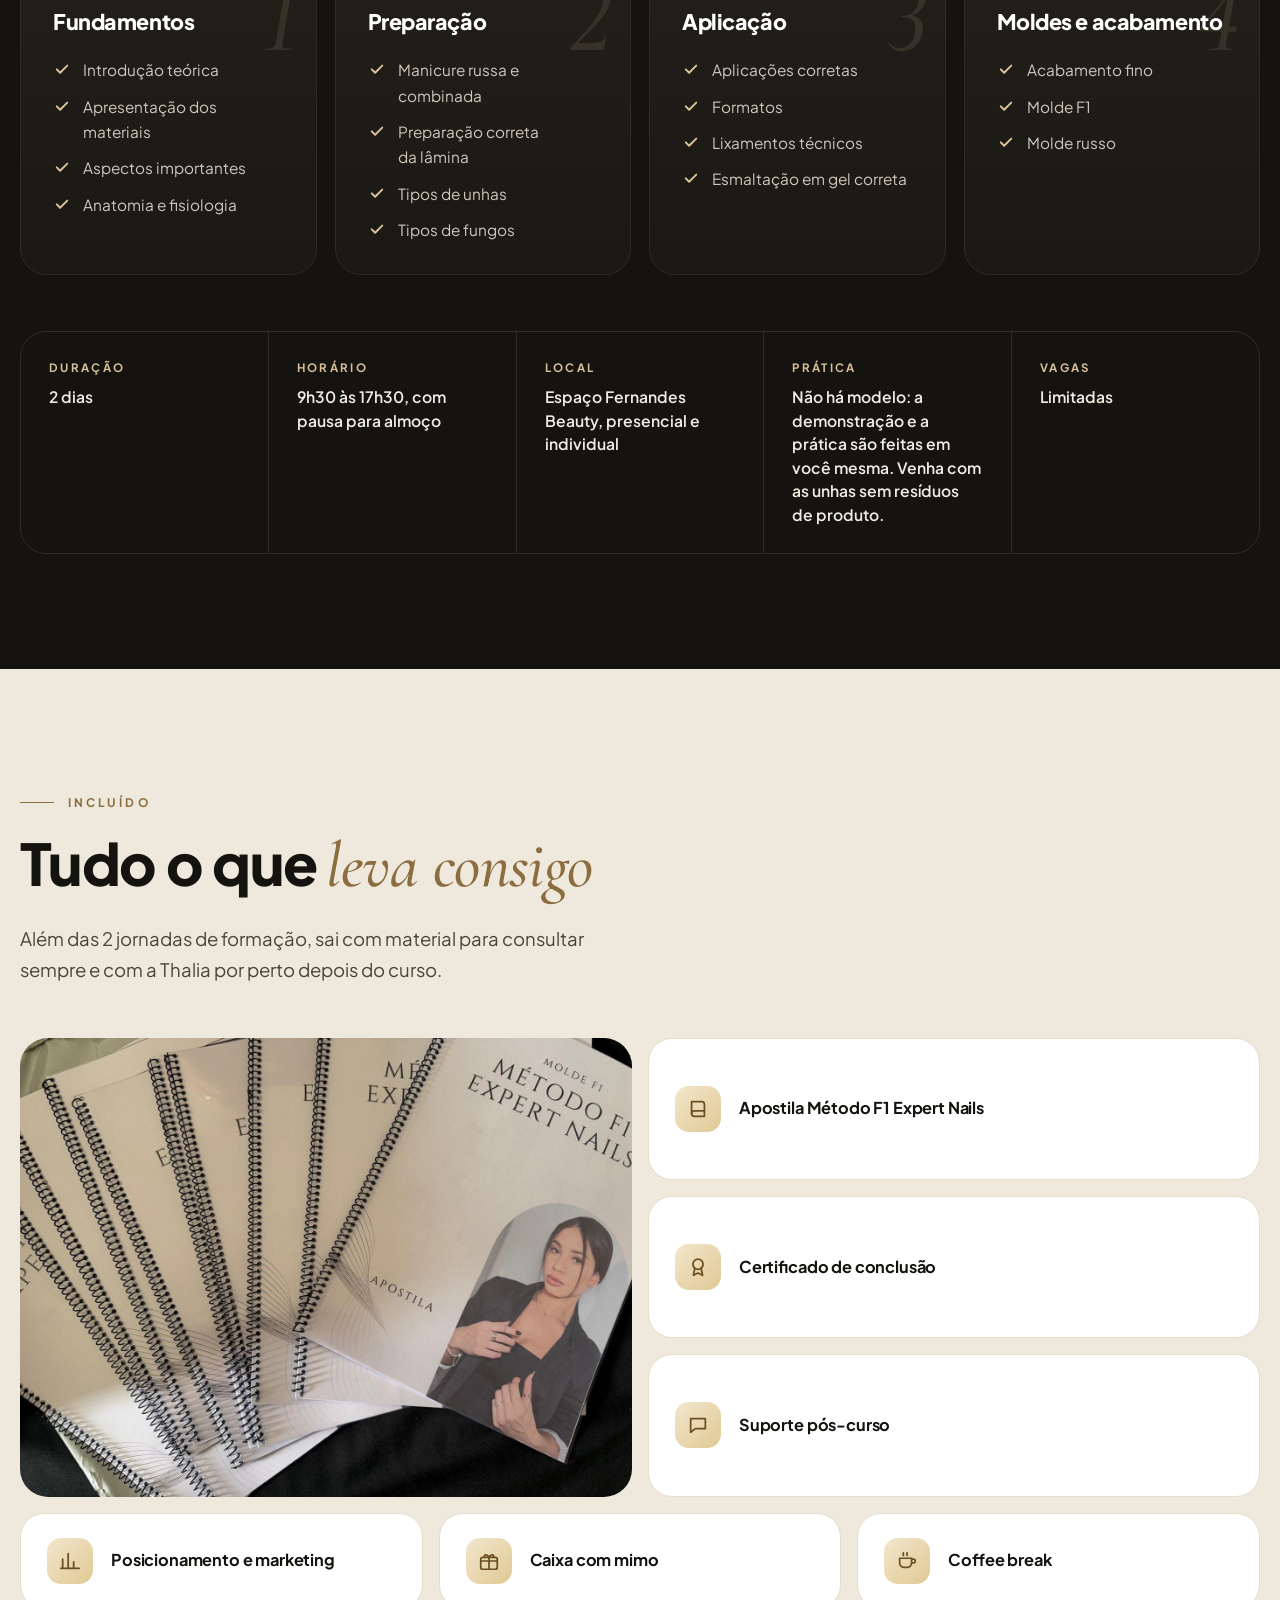
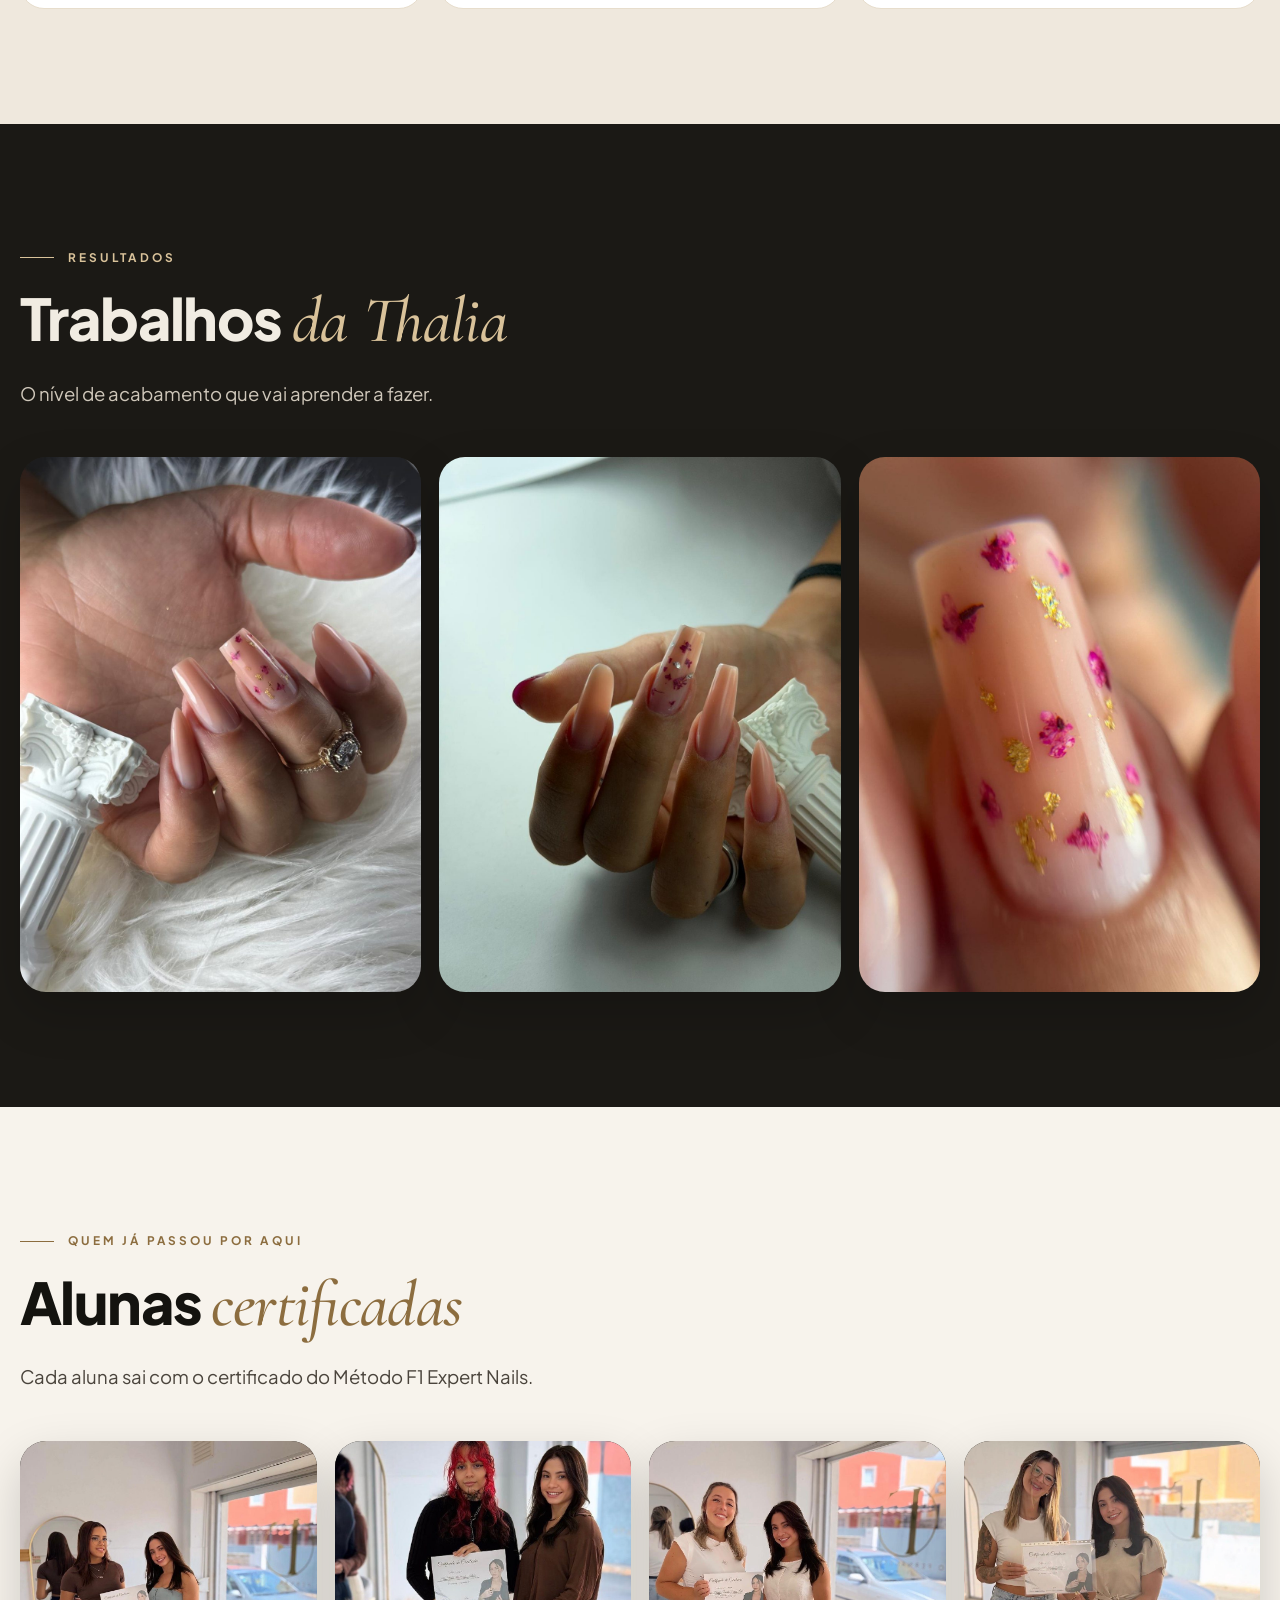
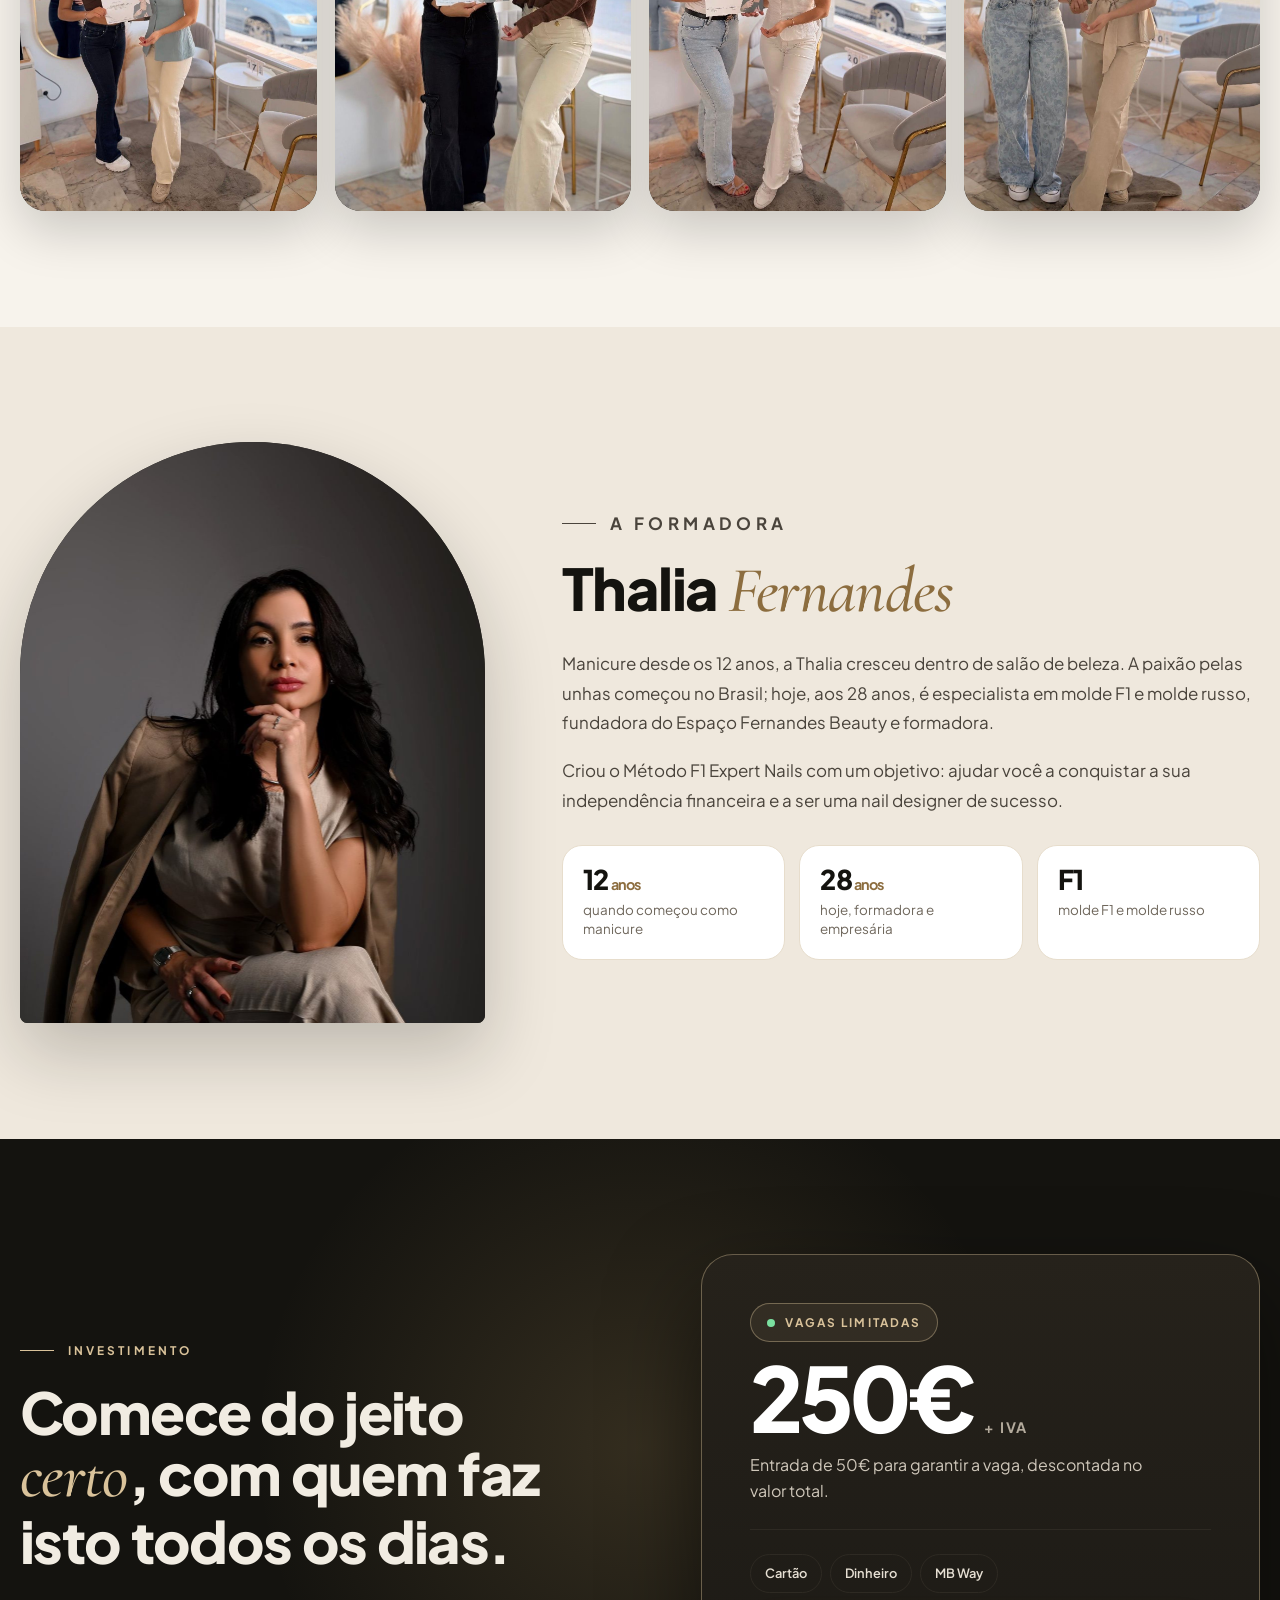
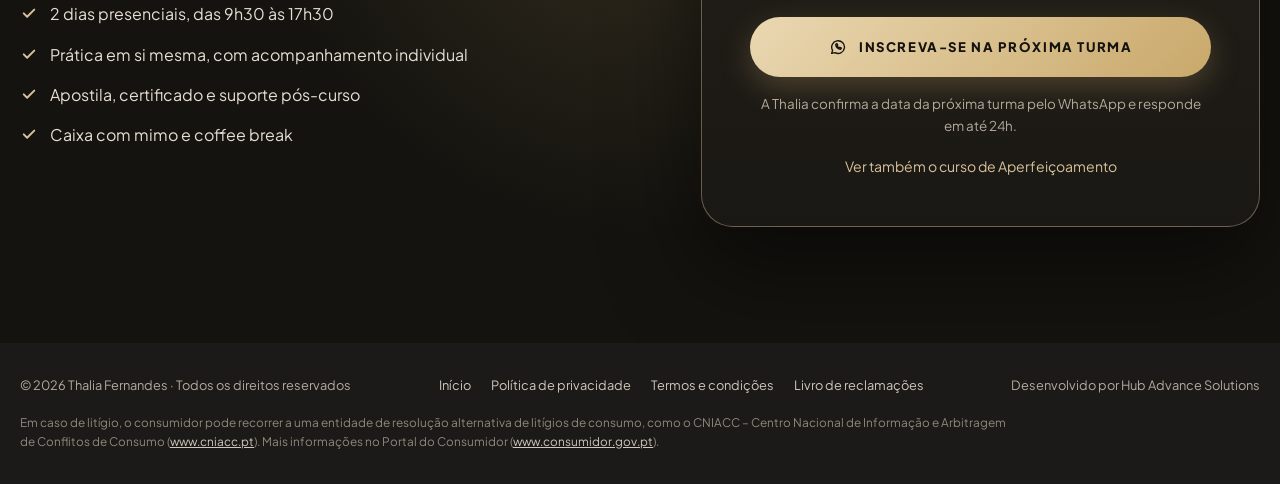
<file: iniciantes.html>
<!doctype html>
<html lang="pt-BR">
<head>
<meta charset="utf-8">
<title>Iniciantes · Método F1 Expert Nails</title>
<meta name="description" content="Curso de Iniciantes do Método F1 Expert Nails, de Thalia Fernandes: molde F1 e molde russo, do zero, em 2 dias presenciais.">
<meta http-equiv="Content-Security-Policy" content="default-src 'self'; img-src 'self' data:; media-src 'self'; font-src 'self'; style-src 'self' 'unsafe-inline'; script-src 'self'; connect-src 'self'; object-src 'none'; base-uri 'self'; form-action 'self'">
<meta name="referrer" content="strict-origin-when-cross-origin">
<meta name="viewport" content="width=device-width, initial-scale=1">
<meta property="og:type" content="website"><meta property="og:locale" content="pt_PT"><meta property="og:site_name" content="Método F1 Expert Nails"><meta property="og:title" content="Curso de Iniciantes"><meta property="og:description" content=" "><meta property="og:url" content="https://mthaliafernandes.me/iniciantes.html"><meta property="og:image" content="https://mthaliafernandes.me/og-iniciantes.jpg"><meta property="og:image:width" content="1200"><meta property="og:image:height" content="630"><meta property="og:image:alt" content="Curso de Iniciantes do Método F1 Expert Nails, com Thalia Fernandes"><meta name="twitter:card" content="summary_large_image"><meta name="robots" content="index, follow">
<link rel="icon" href="logo-dark.png">
<link rel="preload" href="pj.woff2" as="font" type="font/woff2" crossorigin>
<link rel="stylesheet" href="motion.css">
<link rel="stylesheet" href="cursos.css">
</head>
<body>
<style>
@font-face{font-family:'Cormorant Garamond';font-style:normal;font-weight:500;font-display:swap;src:url(cg-500.woff2) format('woff2')}@font-face{font-family:'Cormorant Garamond';font-style:normal;font-weight:600;font-display:swap;src:url(cg-600.woff2) format('woff2')}@font-face{font-family:'Cormorant Garamond';font-style:italic;font-weight:500;font-display:swap;src:url(cg-500i.woff2) format('woff2')}@font-face{font-family:'Cormorant Garamond';font-style:italic;font-weight:600;font-display:swap;src:url(cg-600i.woff2) format('woff2')}@font-face{font-family:'Montserrat';font-style:normal;font-weight:400;font-display:swap;src:url(mo-400.woff2) format('woff2')}@font-face{font-family:'Montserrat';font-style:normal;font-weight:500;font-display:swap;src:url(mo-500.woff2) format('woff2')}@font-face{font-family:'Montserrat';font-style:normal;font-weight:600;font-display:swap;src:url(mo-600.woff2) format('woff2')}@font-face{font-family:'Montserrat';font-style:normal;font-weight:700;font-display:swap;src:url(mo-700.woff2) format('woff2')}
.tf-ck{font-family:'Montserrat',sans-serif;position:fixed;left:16px;right:16px;bottom:16px;z-index:9998;max-width:560px;margin:0 auto;background:#1B1A18;color:#E6DFD3;border:1px solid #4A443C;border-radius:20px;padding:18px 20px;display:none;gap:14px 18px;align-items:center;flex-wrap:wrap;font-size:.86rem;line-height:1.5;box-shadow:0 12px 32px rgba(0,0,0,.25)}.tf-ck.on{display:flex}.tf-ck p{margin:0;flex:1 1 260px}.tf-ck a{color:#D9C29A}.tf-ck button{font:inherit;font-size:.74rem;letter-spacing:.14em;text-transform:uppercase;font-weight:700;border:0;border-radius:999px;min-height:44px;padding:0 22px;background:#F7F3EC;color:#1B1A18;cursor:pointer}.tf-ck button:hover{background:#D9C29A}
html{scroll-behavior:smooth;scroll-padding-top:90px}body{margin:0;background:#14130F}
a{color:#1B1A18}a:hover{color:#8C6D3F}
a:focus-visible{outline:2px solid #A88552;outline-offset:3px}
.tf-btn{transition:background-color .3s ease,color .3s ease,border-color .3s ease,transform .3s cubic-bezier(.2,.7,.2,1),box-shadow .3s ease}
.tf-btn:hover{transform:translateY(-2px);box-shadow:0 8px 20px rgba(27,26,24,.14)}
.tf-dark:hover{background:#8C6D3F!important;border-color:#8C6D3F!important}
.tf-line:hover{background:#1B1A18!important;color:#F7F3EC!important}
.tf-u{text-decoration:none;background-image:linear-gradient(currentColor,currentColor);background-size:0 1px;background-repeat:no-repeat;background-position:0 100%;transition:background-size .35s ease}
.tf-u:hover{background-size:100% 1px}
@keyframes tfin{from{opacity:0;transform:translateY(20px)}to{opacity:1;transform:none}}
@media (prefers-reduced-motion:no-preference){.tf-in{animation:tfin .7s cubic-bezier(.2,.7,.2,1) both}.tf-in2{animation:tfin .7s .15s cubic-bezier(.2,.7,.2,1) both}}
@media (prefers-reduced-motion:reduce){*{animation:none!important;transition-duration:.01ms!important}.tf-btn:hover{transform:none}}
.pp p{margin:0 0 12px}.pp ul{margin:0 0 12px;padding-left:22px}.pp li{margin:4px 0}.pp a{color:#8C6D3F}
@media (max-width:760px){.tf-hide-m{display:none!important}}
</style>
<div class="c-page" style="font-family: 'Plus Jakarta Sans', 'Montserrat', sans-serif; color: #1B1A18; background: #14130F; width: 100%; line-height: 1.65; font-size: 1rem; min-height: 100vh; display: flex; flex-direction: column">
<header class="c-hd" style="padding: 0 20px">
<div style="max-width: 1240px; margin: 0 auto; min-height: 84px; display: flex; align-items: center; justify-content: space-between; gap: 20px">
<a href="index.html" aria-label="Thalia Fernandes · página inicial" style="display: inline-flex; align-items: center"><img src="logo-light.png" alt="Thalia Fernandes · Nails Designer" style="height: 56px; width: auto; display: block"></a>
<nav aria-label="Navegação" style="display: flex; align-items: center; gap: 24px; font-size: 0.78rem; letter-spacing: 0.14em; text-transform: uppercase; font-weight: 600">
<a href="index.html#niveis" class="tf-u tf-hide-m">Ver os dois cursos</a>
<a href="#investimento" class="tf-btn tf-dark" style="border-radius: 999px; display: inline-flex; align-items: center; min-height: 46px; padding: 0 22px; background: #1B1A18; border: 1px solid #1B1A18; color: #F7F3EC; text-decoration: none">Inscrever-me</a>
</nav>
</div>
</header>
<main style="flex: 1 0 auto">
<section class="c-hero" aria-labelledby="n-titulo">
<div class="c-wrap">
<div>
<span class="c-badge tf-in"><span class="c-dot"></span>2 dias presenciais · vagas limitadas</span>
<h1 id="n-titulo" class="c-h1 tf-in">Aprenda a técnica que a Thalia usa <em>todos os dias</em> nas suas clientes.</h1>
<p class="c-lead tf-in2">Do zero ao molde F1 e ao molde russo, em 2 dias presenciais. Sem teoria que não se aplica: você pratica em si mesma, com acompanhamento individual, e sai sabendo o que fazer em cada etapa.</p>
<div class="c-cta tf-in2"><a href="https://wa.me/351960323924?text=Ol%C3%A1%20Thalia%2C%20quero%20saber%20informa%C3%A7%C3%B5es%20sobre%20a%20pr%C3%B3xima%20turma%20de%20Iniciantes%20%28M%C3%A9todo%20F1%20Expert%20Nails%29." target="_blank" rel="noopener" class="c-btn"><svg width="18" height="18" viewBox="0 0 24 24" fill="none" stroke="currentColor" stroke-width="1.8" stroke-linecap="round" stroke-linejoin="round" aria-hidden="true"><path d="M3.5 20.5l1.3-4A8.5 8.5 0 1 1 8 19.6z"></path><path d="M9 8.5c0 3.5 3 6.5 6.5 6.5l1-1.6-2-1-1 .8a5 5 0 0 1-2.7-2.7l.8-1-1-2z"></path></svg>Inscreva-se na próxima turma</a><a href="#programa" class="c-btn2">Ver o programa</a></div>
<p class="c-note tf-in2">A Thalia confirma a data da próxima turma pelo WhatsApp e responde em até 24h.</p>
</div>
<div class="c-herofig">
<figure class="c-photo"><img src="aula1.jpg" alt="Thalia Fernandes a ensinar uma aluna" width="746" height="1400" decoding="async" fetchpriority="high" style="object-position:center 42%"></figure>
<div class="c-float"><div><b>Do zero</b><span>ao molde F1 e russo</span></div></div>
</div>
</div>
</section>
<div class="c-trust"><div class="c-wrap">
<div><b>Manicure desde os 12 anos</b><span>Cresceu dentro de salão de beleza</span></div>
<div><b>Especialista em molde F1 e russo</b><span>O método que ensina e aplica</span></div>
<div><b>Fundadora do Espaço Fernandes Beauty</b><span>Onde o curso acontece</span></div>
<div><b>Certificado de conclusão</b><span>Para cada aluna do Método F1</span></div>
</div></div>
<section class="c-sec c-cream" aria-labelledby="n-why"><div class="c-wrap c-why">
<div class="c-why-l"><p class="c-eye">Porquê a Thalia</p><h2 id="n-why" class="c-h2">Quem ensina <em>vive</em> disto.</h2><p class="c-lead" style="color:#4A443C">Não é um curso gravado nem um manual genérico. É o método de quem atende todos os dias, no seu próprio espaço, e decidiu passar o que sabe a quem quer começar do jeito certo.</p><p class="c-lead" style="color:#4A443C;margin-top:16px">Criou o Método F1 Expert Nails com um objetivo: ajudar você a conquistar a sua independência financeira e a ser uma nail designer de sucesso.</p></div>
<div class="c-reasons"><div class="c-reason"><span class="c-num">01</span><h3>Ensina o que faz todos os dias</h3><p>O passo a passo do curso é o mesmo que a Thalia aplica nas clientes do Espaço Fernandes Beauty. Cada etapa tem um porquê, e você aprende o porquê.</p></div><div class="c-reason"><span class="c-num">02</span><h3>Prática em si mesma, com acompanhamento</h3><p>Não há modelo: a demonstração e a prática são feitas em você mesma, presencialmente e de forma individual. Aprende com as mãos, não só a ouvir.</p></div><div class="c-reason"><span class="c-num">03</span><h3>Sai com mais do que técnica</h3><p>Apostila, certificado, suporte pós-curso e posicionamento e marketing. Para começar a atender com segurança e saber como se apresentar.</p></div></div>
</div></section>
<section class="c-sec c-dark2" aria-labelledby="n-aula"><div class="c-wrap c-aula">
<div><p class="c-eye">Dentro da aula</p><h2 id="n-aula" class="c-h2">Assim se aprende no <em>Espaço Fernandes Beauty</em></h2>
<p class="c-lead">Mesa a mesa, a Thalia explica, mostra e corrige enquanto você pratica em si mesma. É assim que, em 2 dias, sai a saber o que fazer em cada etapa.</p>
<div class="c-cta"><a href="https://wa.me/351960323924?text=Ol%C3%A1%20Thalia%2C%20quero%20saber%20informa%C3%A7%C3%B5es%20sobre%20a%20pr%C3%B3xima%20turma%20de%20Iniciantes%20%28M%C3%A9todo%20F1%20Expert%20Nails%29." target="_blank" rel="noopener" class="c-btn"><svg width="18" height="18" viewBox="0 0 24 24" fill="none" stroke="currentColor" stroke-width="1.8" stroke-linecap="round" stroke-linejoin="round" aria-hidden="true"><path d="M3.5 20.5l1.3-4A8.5 8.5 0 1 1 8 19.6z"></path><path d="M9 8.5c0 3.5 3 6.5 6.5 6.5l1-1.6-2-1-1 .8a5 5 0 0 1-2.7-2.7l.8-1-1-2z"></path></svg>Inscreva-se na próxima turma</a></div></div>
<figure class="c-vid"><video muted loop playsinline preload="none" poster="aula-thalia-poster.jpg" aria-label="A Thalia a ensinar uma aluna no Espaço Fernandes Beauty" width="540" height="960"><source src="aula-thalia.mp4" type="video/mp4"></video></figure>
</div></section>

<section id="programa" class="c-sec c-dark" aria-labelledby="n-prog"><div class="c-wrap">
<p class="c-eye">O programa</p><h2 id="n-prog" class="c-h2" style="max-width:20ch">4 capítulos, do básico ao <em>acabamento fino.</em></h2><p class="c-lead">Uma sequência pensada para quem começa do zero: primeiro compreende, depois prepara, depois aplica, e fecha com os moldes.</p>
<div class="c-chapters"><div class="c-card"><span class="c-big">1</span><h3>Fundamentos</h3><ul><li><svg class="c-ck" width="18" height="18" viewBox="0 0 24 24" fill="none" stroke="#D9C29A" stroke-width="2.6" stroke-linecap="round" stroke-linejoin="round" aria-hidden="true"><path d="M5 12.5l4.5 4.5L19 7.5"/></svg>Introdução teórica</li><li><svg class="c-ck" width="18" height="18" viewBox="0 0 24 24" fill="none" stroke="#D9C29A" stroke-width="2.6" stroke-linecap="round" stroke-linejoin="round" aria-hidden="true"><path d="M5 12.5l4.5 4.5L19 7.5"/></svg>Apresentação dos materiais</li><li><svg class="c-ck" width="18" height="18" viewBox="0 0 24 24" fill="none" stroke="#D9C29A" stroke-width="2.6" stroke-linecap="round" stroke-linejoin="round" aria-hidden="true"><path d="M5 12.5l4.5 4.5L19 7.5"/></svg>Aspectos importantes</li><li><svg class="c-ck" width="18" height="18" viewBox="0 0 24 24" fill="none" stroke="#D9C29A" stroke-width="2.6" stroke-linecap="round" stroke-linejoin="round" aria-hidden="true"><path d="M5 12.5l4.5 4.5L19 7.5"/></svg>Anatomia e fisiologia</li></ul></div><div class="c-card"><span class="c-big">2</span><h3>Preparação</h3><ul><li><svg class="c-ck" width="18" height="18" viewBox="0 0 24 24" fill="none" stroke="#D9C29A" stroke-width="2.6" stroke-linecap="round" stroke-linejoin="round" aria-hidden="true"><path d="M5 12.5l4.5 4.5L19 7.5"/></svg>Manicure russa e combinada</li><li><svg class="c-ck" width="18" height="18" viewBox="0 0 24 24" fill="none" stroke="#D9C29A" stroke-width="2.6" stroke-linecap="round" stroke-linejoin="round" aria-hidden="true"><path d="M5 12.5l4.5 4.5L19 7.5"/></svg>Preparação correta da lâmina</li><li><svg class="c-ck" width="18" height="18" viewBox="0 0 24 24" fill="none" stroke="#D9C29A" stroke-width="2.6" stroke-linecap="round" stroke-linejoin="round" aria-hidden="true"><path d="M5 12.5l4.5 4.5L19 7.5"/></svg>Tipos de unhas</li><li><svg class="c-ck" width="18" height="18" viewBox="0 0 24 24" fill="none" stroke="#D9C29A" stroke-width="2.6" stroke-linecap="round" stroke-linejoin="round" aria-hidden="true"><path d="M5 12.5l4.5 4.5L19 7.5"/></svg>Tipos de fungos</li></ul></div><div class="c-card"><span class="c-big">3</span><h3>Aplicação</h3><ul><li><svg class="c-ck" width="18" height="18" viewBox="0 0 24 24" fill="none" stroke="#D9C29A" stroke-width="2.6" stroke-linecap="round" stroke-linejoin="round" aria-hidden="true"><path d="M5 12.5l4.5 4.5L19 7.5"/></svg>Aplicações corretas</li><li><svg class="c-ck" width="18" height="18" viewBox="0 0 24 24" fill="none" stroke="#D9C29A" stroke-width="2.6" stroke-linecap="round" stroke-linejoin="round" aria-hidden="true"><path d="M5 12.5l4.5 4.5L19 7.5"/></svg>Formatos</li><li><svg class="c-ck" width="18" height="18" viewBox="0 0 24 24" fill="none" stroke="#D9C29A" stroke-width="2.6" stroke-linecap="round" stroke-linejoin="round" aria-hidden="true"><path d="M5 12.5l4.5 4.5L19 7.5"/></svg>Lixamentos técnicos</li><li><svg class="c-ck" width="18" height="18" viewBox="0 0 24 24" fill="none" stroke="#D9C29A" stroke-width="2.6" stroke-linecap="round" stroke-linejoin="round" aria-hidden="true"><path d="M5 12.5l4.5 4.5L19 7.5"/></svg>Esmaltação em gel correta</li></ul></div><div class="c-card"><span class="c-big">4</span><h3>Moldes e acabamento</h3><ul><li><svg class="c-ck" width="18" height="18" viewBox="0 0 24 24" fill="none" stroke="#D9C29A" stroke-width="2.6" stroke-linecap="round" stroke-linejoin="round" aria-hidden="true"><path d="M5 12.5l4.5 4.5L19 7.5"/></svg>Acabamento fino</li><li><svg class="c-ck" width="18" height="18" viewBox="0 0 24 24" fill="none" stroke="#D9C29A" stroke-width="2.6" stroke-linecap="round" stroke-linejoin="round" aria-hidden="true"><path d="M5 12.5l4.5 4.5L19 7.5"/></svg>Molde F1</li><li><svg class="c-ck" width="18" height="18" viewBox="0 0 24 24" fill="none" stroke="#D9C29A" stroke-width="2.6" stroke-linecap="round" stroke-linejoin="round" aria-hidden="true"><path d="M5 12.5l4.5 4.5L19 7.5"/></svg>Molde russo</li></ul></div></div>
<div class="c-info"><div><span>Duração</span><b>2 dias</b></div><div><span>Horário</span><b>9h30 às 17h30, com pausa para almoço</b></div><div><span>Local</span><b>Espaço Fernandes Beauty, presencial e individual</b></div><div><span>Prática</span><b>Não há modelo: a demonstração e a prática são feitas em você mesma. Venha com as unhas sem resíduos de produto.</b></div><div><span>Vagas</span><b>Limitadas</b></div></div>
</div></section>
<section class="c-sec c-sand" aria-labelledby="n-inc"><div class="c-wrap">
<p class="c-eye">Incluído</p><h2 id="n-inc" class="c-h2" style="max-width:18ch">Tudo o que <em>leva consigo</em></h2><p class="c-lead" style="color:#4A443C">Além das 2 jornadas de formação, sai com material para consultar sempre e com a Thalia por perto depois do curso.</p>
<div class="c-bento"><figure class="c-b-photo tf-zoom"><img src="apostila-rodada.jpg" alt="Apostilas do Método F1 Expert Nails" width="1400" height="1050" loading="lazy" decoding="async"></figure><div class="c-b"><i><svg width="22" height="22" viewBox="0 0 24 24" fill="none" stroke="#6B4F22" stroke-width="1.9" stroke-linecap="round" stroke-linejoin="round" aria-hidden="true"><path d="M5 4h11a3 3 0 0 1 3 3v13H8a3 3 0 0 1-3-3z"/><path d="M5 17a3 3 0 0 1 3-3h11"/></svg></i><span>Apostila Método F1 Expert Nails</span></div><div class="c-b"><i><svg width="22" height="22" viewBox="0 0 24 24" fill="none" stroke="#6B4F22" stroke-width="1.9" stroke-linecap="round" stroke-linejoin="round" aria-hidden="true"><circle cx="12" cy="9" r="5.5"/><path d="M8.5 13.5L7 21l5-2.5 5 2.5-1.5-7.5"/></svg></i><span>Certificado de conclusão</span></div><div class="c-b"><i><svg width="22" height="22" viewBox="0 0 24 24" fill="none" stroke="#6B4F22" stroke-width="1.9" stroke-linecap="round" stroke-linejoin="round" aria-hidden="true"><path d="M4 5h16v11H9l-5 4z"/></svg></i><span>Suporte pós-curso</span></div><div class="c-b"><i><svg width="22" height="22" viewBox="0 0 24 24" fill="none" stroke="#6B4F22" stroke-width="1.9" stroke-linecap="round" stroke-linejoin="round" aria-hidden="true"><path d="M4 20V10M10 20V4M16 20v-7M22 20H2"/></svg></i><span>Posicionamento e marketing</span></div><div class="c-b"><i><svg width="22" height="22" viewBox="0 0 24 24" fill="none" stroke="#6B4F22" stroke-width="1.9" stroke-linecap="round" stroke-linejoin="round" aria-hidden="true"><rect x="3" y="8" width="18" height="13" rx="2"/><path d="M12 8v13M3 12h18M12 8c-2-4-6-3-5 0M12 8c2-4 6-3 5 0"/></svg></i><span>Caixa com mimo</span></div><div class="c-b"><i><svg width="22" height="22" viewBox="0 0 24 24" fill="none" stroke="#6B4F22" stroke-width="1.9" stroke-linecap="round" stroke-linejoin="round" aria-hidden="true"><path d="M4 9h13v5a5 5 0 0 1-5 5H9a5 5 0 0 1-5-5zM17 10h2a2 2 0 0 1 0 4h-2M8 3v3M12 3v3"/></svg></i><span>Coffee break</span></div></div>
</div></section>
<section class="c-sec c-dark2" aria-labelledby="n-trab"><div class="c-wrap">
<p class="c-eye">Resultados</p><h2 id="n-trab" class="c-h2">Trabalhos <em>da Thalia</em></h2><p class="c-lead">O nível de acabamento que vai aprender a fazer.</p>
<div class="c-gal"><figure class="tf-zoom" style="aspect-ratio:3 / 4"><img src="unha-pelo.jpg" alt="Unhas quadradas com flores secas e folha de ouro" width="1050" height="1400" loading="lazy" decoding="async"></figure><figure class="tf-zoom" style="aspect-ratio:3 / 4"><img src="unha-coluna.jpg" alt="Alongamento nude com flores secas" width="1050" height="1400" loading="lazy" decoding="async"></figure><figure class="tf-zoom" style="aspect-ratio:3 / 4"><img src="unha-macro.jpg" alt="Detalhe de unha com flores secas e folha de ouro" width="1050" height="1400" loading="lazy" decoding="async"></figure></div></div></section>
<section class="c-sec c-cream" aria-labelledby="n-alunas"><div class="c-wrap">
<p class="c-eye">Quem já passou por aqui</p><h2 id="n-alunas" class="c-h2">Alunas <em>certificadas</em></h2><p class="c-lead" style="color:#4A443C">Cada aluna sai com o certificado do Método F1 Expert Nails.</p>
<div class="c-gal"><figure class="tf-zoom" style="aspect-ratio:4 / 5"><img src="aluna-genesis.jpg" alt="Aluna com o certificado ao lado da Thalia" width="1092" height="1400" loading="lazy" decoding="async"></figure><figure class="tf-zoom" style="aspect-ratio:4 / 5"><img src="aluna-julia.jpg" alt="Aluna com o certificado ao lado da Thalia" width="901" height="1400" loading="lazy" decoding="async"></figure><figure class="tf-zoom" style="aspect-ratio:4 / 5"><img src="aluna-sara.jpg" alt="Aluna com o certificado ao lado da Thalia" width="1091" height="1375" loading="lazy" decoding="async"></figure><figure class="tf-zoom" style="aspect-ratio:4 / 5"><img src="aluna-veronica.jpg" alt="Aluna com o certificado ao lado da Thalia" width="1080" height="1400" loading="lazy" decoding="async"></figure></div></div></section>
<section class="c-sec c-sand" aria-labelledby="n-formadora"><div class="c-wrap c-about">
<figure class="c-photo tf-zoom" style="box-shadow:0 30px 70px rgba(20,19,15,.22)"><img src="retrato.jpg" alt="Thalia Fernandes" width="931" height="1400" loading="lazy" decoding="async" style="object-position:center 25%"></figure>
<div><p class="c-eye">A formadora</p><h2 id="n-formadora" class="c-h2">Thalia <em>Fernandes</em></h2>
<p style="margin-top:24px">Manicure desde os 12 anos, a Thalia cresceu dentro de salão de beleza. A paixão pelas unhas começou no Brasil; hoje, aos 28 anos, é especialista em molde F1 e molde russo, fundadora do Espaço Fernandes Beauty e formadora.</p><p>Criou o Método F1 Expert Nails com um objetivo: ajudar você a conquistar a sua independência financeira e a ser uma nail designer de sucesso.</p>
<div class="c-stats"><div class="c-stat"><b>12<small> anos</small></b><span>quando começou como manicure</span></div><div class="c-stat"><b>28<small> anos</small></b><span>hoje, formadora e empresária</span></div><div class="c-stat"><b>F1</b><span>molde F1 e molde russo</span></div></div>
</div></div></section>
<section id="investimento" class="c-sec c-dark c-inv" aria-labelledby="n-inv"><div class="c-wrap">
<div><p class="c-eye">Investimento</p><h2 id="n-inv" class="c-h2">Comece do jeito <em>certo</em>, com quem faz isto todos os dias.</h2><ul class="c-sum"><li><svg class="c-ck" width="18" height="18" viewBox="0 0 24 24" fill="none" stroke="#D9C29A" stroke-width="2.6" stroke-linecap="round" stroke-linejoin="round" aria-hidden="true"><path d="M5 12.5l4.5 4.5L19 7.5"/></svg><span>2 dias presenciais, das 9h30 às 17h30</span></li><li><svg class="c-ck" width="18" height="18" viewBox="0 0 24 24" fill="none" stroke="#D9C29A" stroke-width="2.6" stroke-linecap="round" stroke-linejoin="round" aria-hidden="true"><path d="M5 12.5l4.5 4.5L19 7.5"/></svg><span>Prática em si mesma, com acompanhamento individual</span></li><li><svg class="c-ck" width="18" height="18" viewBox="0 0 24 24" fill="none" stroke="#D9C29A" stroke-width="2.6" stroke-linecap="round" stroke-linejoin="round" aria-hidden="true"><path d="M5 12.5l4.5 4.5L19 7.5"/></svg><span>Apostila, certificado e suporte pós-curso</span></li><li><svg class="c-ck" width="18" height="18" viewBox="0 0 24 24" fill="none" stroke="#D9C29A" stroke-width="2.6" stroke-linecap="round" stroke-linejoin="round" aria-hidden="true"><path d="M5 12.5l4.5 4.5L19 7.5"/></svg><span>Caixa com mimo e coffee break</span></li></ul></div>
<div class="c-box">
<span class="c-badge"><span class="c-dot"></span>Vagas limitadas</span>
<div class="c-price"><b>250€</b><small>+ IVA</small></div>
<p style="margin:10px 0 0;color:#CFC7BA">Entrada de 50€ para garantir a vaga, descontada no valor total.</p>
<div class="c-sep"></div>
<div class="c-pay"><span>Cartão</span><span>Dinheiro</span><span>MB Way</span></div>
<a href="https://wa.me/351960323924?text=Ol%C3%A1%20Thalia%2C%20quero%20saber%20informa%C3%A7%C3%B5es%20sobre%20a%20pr%C3%B3xima%20turma%20de%20Iniciantes%20%28M%C3%A9todo%20F1%20Expert%20Nails%29." target="_blank" rel="noopener" class="c-btn"><svg width="18" height="18" viewBox="0 0 24 24" fill="none" stroke="currentColor" stroke-width="1.8" stroke-linecap="round" stroke-linejoin="round" aria-hidden="true"><path d="M3.5 20.5l1.3-4A8.5 8.5 0 1 1 8 19.6z"></path><path d="M9 8.5c0 3.5 3 6.5 6.5 6.5l1-1.6-2-1-1 .8a5 5 0 0 1-2.7-2.7l.8-1-1-2z"></path></svg>Inscreva-se na próxima turma</a>
<p style="margin:16px 0 0;font-size:.84rem;color:#B3AA9C;text-align:center">A Thalia confirma a data da próxima turma pelo WhatsApp e responde em até 24h.</p>
<p style="margin:18px 0 0;text-align:center;font-size:.88rem"><a href="aperfeicoamento.html" class="tf-u" style="color:#D9C29A">Ver também o curso de Aperfeiçoamento</a></p>
</div></div></section>
<div class="c-bar" id="c-bar" aria-hidden="true"><div><b>250€<small style="font-size:.7rem;font-weight:700;color:#B3AA9C;margin-left:6px">+ IVA</small></b><span>Entrada 50€ · vagas limitadas</span></div><a href="https://wa.me/351960323924?text=Ol%C3%A1%20Thalia%2C%20quero%20saber%20informa%C3%A7%C3%B5es%20sobre%20a%20pr%C3%B3xima%20turma%20de%20Iniciantes%20%28M%C3%A9todo%20F1%20Expert%20Nails%29." target="_blank" rel="noopener" class="c-btn"><svg width="18" height="18" viewBox="0 0 24 24" fill="none" stroke="currentColor" stroke-width="1.8" stroke-linecap="round" stroke-linejoin="round" aria-hidden="true"><path d="M3.5 20.5l1.3-4A8.5 8.5 0 1 1 8 19.6z"></path><path d="M9 8.5c0 3.5 3 6.5 6.5 6.5l1-1.6-2-1-1 .8a5 5 0 0 1-2.7-2.7l.8-1-1-2z"></path></svg>Inscrever</a></div>
</main>
<footer style="background: #1B1A18; color: #B3AA9C; padding: 32px 20px; font-size: 0.8rem">
<div style="max-width: 1240px; margin: 0 auto; display: flex; flex-wrap: wrap; justify-content: space-between; align-items: center; gap: 14px 24px">
<span>© 2026 Thalia Fernandes · Todos os direitos reservados</span>
<div style="display: flex; flex-wrap: wrap; gap: 20px"><a href="index.html" class="tf-u" style="color: #CFC7BA">Início</a><a href="privacidade.html" class="tf-u" style="color: #CFC7BA">Política de privacidade</a><a href="termos.html" class="tf-u" style="color: #CFC7BA">Termos e condições</a><a href="https://www.livroreclamacoes.pt" target="_blank" rel="noopener" class="tf-u" style="color: #CFC7BA">Livro de reclamações</a></div>
<span>Desenvolvido por Hub Advance Solutions</span>
</div>
<div style="max-width: 1240px; margin: 0 auto"><p style="margin: 18px 0 0; font-size: 0.74rem; line-height: 1.6; color: #8F877B; max-width: 62rem">Em caso de litígio, o consumidor pode recorrer a uma entidade de resolução alternativa de litígios de consumo, como o CNIACC – Centro Nacional de Informação e Arbitragem de Conflitos de Consumo (<a href="https://www.cniacc.pt" target="_blank" rel="noopener" style="color: #CFC7BA">www.cniacc.pt</a>). Mais informações no Portal do Consumidor (<a href="https://www.consumidor.gov.pt" target="_blank" rel="noopener" style="color: #CFC7BA">www.consumidor.gov.pt</a>).</p></div>
</footer>
</div>
<div class="tf-ck" id="tf-ck" role="region" aria-label="Aviso de cookies"><p>Este site não usa cookies de publicidade nem de estatística. Guardamos apenas, no seu navegador, que já viu este aviso. <a href="privacidade.html#cookies">Saber mais</a></p><button type="button" id="tf-ck-ok">Entendi</button></div>
<script src="site.js" defer></script>
<script src="cursos.js" defer></script>
</body>
</html>
</file>
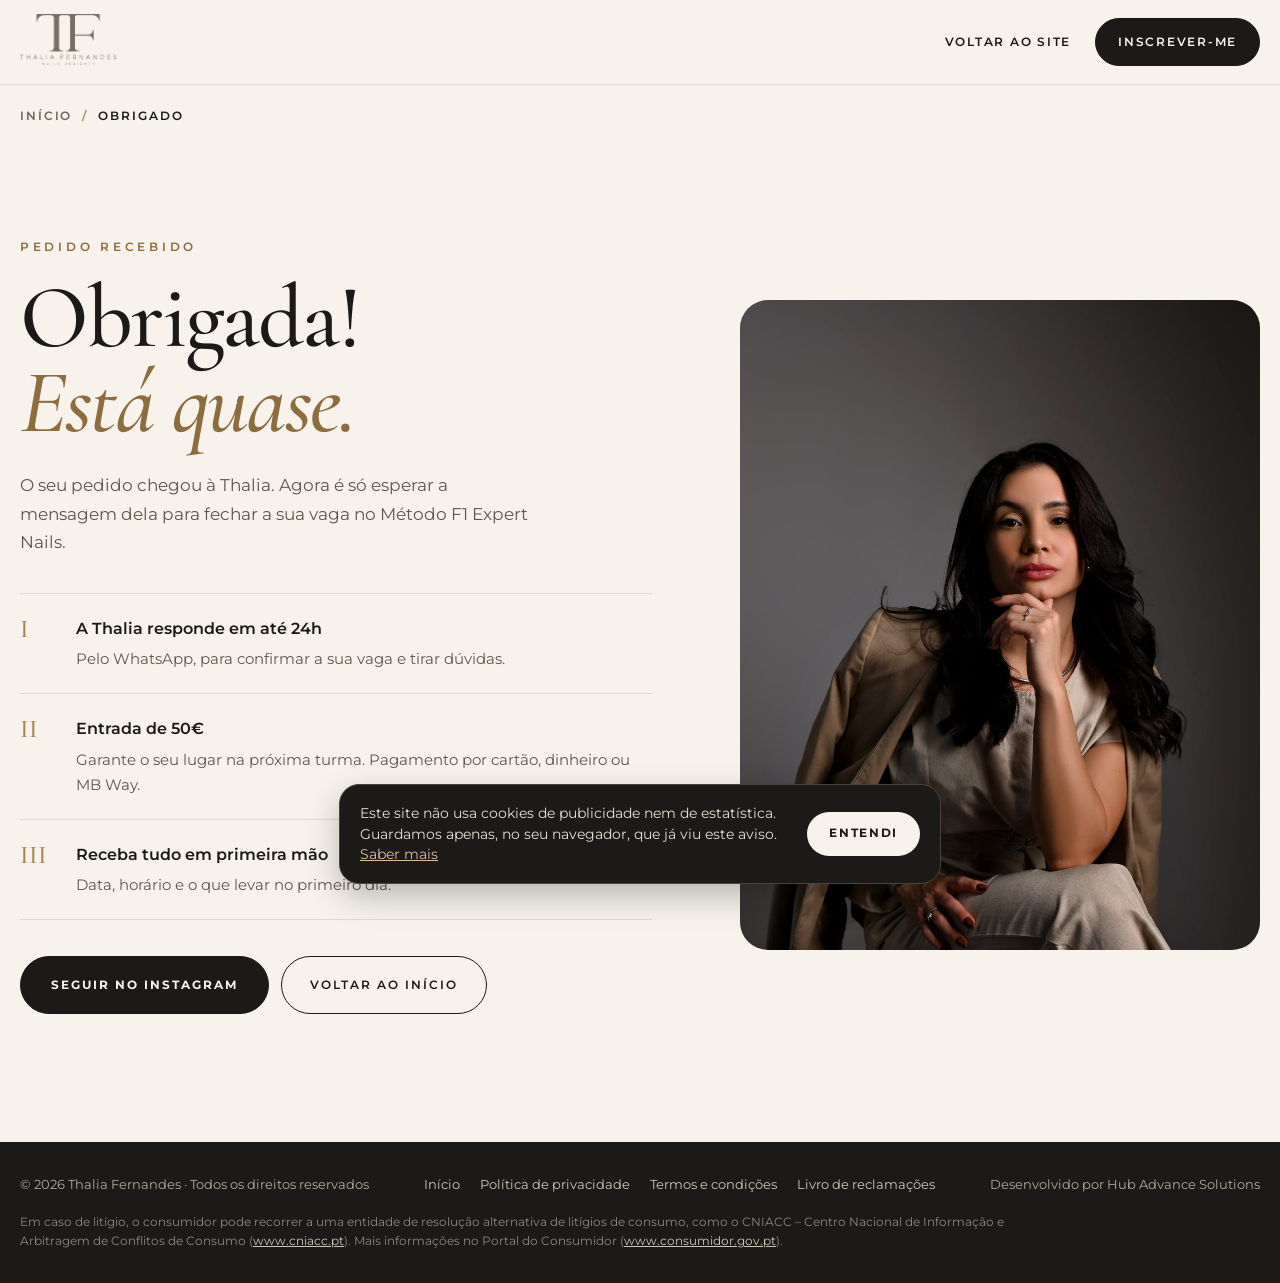
<file: obrigado.html>
<!doctype html>
<html lang="pt-BR">
<head>
<meta charset="utf-8">
<title>Obrigada · Método F1 Expert Nails</title>
<meta name="description" content="Pedido recebido. A Thalia responde em até 24h pelo WhatsApp.">
<meta http-equiv="Content-Security-Policy" content="default-src 'self'; img-src 'self' data:; media-src 'self'; font-src 'self'; style-src 'self' 'unsafe-inline'; script-src 'self'; connect-src 'self'; object-src 'none'; base-uri 'self'; form-action 'self'; upgrade-insecure-requests">
<meta name="referrer" content="strict-origin-when-cross-origin">
<meta name="viewport" content="width=device-width, initial-scale=1">
<meta name="robots" content="noindex">
<link rel="icon" href="logo-dark.png">
</head>
<body>
<style>
@font-face{font-family:'Cormorant Garamond';font-style:normal;font-weight:500;font-display:swap;src:url(cg-500.woff2) format('woff2')}@font-face{font-family:'Cormorant Garamond';font-style:normal;font-weight:600;font-display:swap;src:url(cg-600.woff2) format('woff2')}@font-face{font-family:'Cormorant Garamond';font-style:italic;font-weight:500;font-display:swap;src:url(cg-500i.woff2) format('woff2')}@font-face{font-family:'Cormorant Garamond';font-style:italic;font-weight:600;font-display:swap;src:url(cg-600i.woff2) format('woff2')}@font-face{font-family:'Montserrat';font-style:normal;font-weight:400;font-display:swap;src:url(mo-400.woff2) format('woff2')}@font-face{font-family:'Montserrat';font-style:normal;font-weight:500;font-display:swap;src:url(mo-500.woff2) format('woff2')}@font-face{font-family:'Montserrat';font-style:normal;font-weight:600;font-display:swap;src:url(mo-600.woff2) format('woff2')}@font-face{font-family:'Montserrat';font-style:normal;font-weight:700;font-display:swap;src:url(mo-700.woff2) format('woff2')}
.tf-ck{font-family:'Montserrat',sans-serif;position:fixed;left:16px;right:16px;bottom:16px;z-index:9998;max-width:560px;margin:0 auto;background:#1B1A18;color:#E6DFD3;border:1px solid #4A443C;border-radius:20px;padding:18px 20px;display:none;gap:14px 18px;align-items:center;flex-wrap:wrap;font-size:.86rem;line-height:1.5;box-shadow:0 12px 32px rgba(0,0,0,.25)}.tf-ck.on{display:flex}.tf-ck p{margin:0;flex:1 1 260px}.tf-ck a{color:#D9C29A}.tf-ck button{font:inherit;font-size:.74rem;letter-spacing:.14em;text-transform:uppercase;font-weight:700;border:0;border-radius:999px;min-height:44px;padding:0 22px;background:#F7F3EC;color:#1B1A18;cursor:pointer}.tf-ck button:hover{background:#D9C29A}
body{margin:0;background:#F7F3EC}
a{color:#1B1A18}a:hover{color:#8C6D3F}
a:focus-visible{outline:2px solid #A88552;outline-offset:3px}
.tf-btn{transition:background-color .3s ease,color .3s ease,border-color .3s ease,transform .3s cubic-bezier(.2,.7,.2,1),box-shadow .3s ease}
.tf-btn:hover{transform:translateY(-2px);box-shadow:0 8px 20px rgba(27,26,24,.14)}
.tf-dark:hover{background:#8C6D3F!important;border-color:#8C6D3F!important}
.tf-line:hover{background:#1B1A18!important;color:#F7F3EC!important}
.tf-u{text-decoration:none;background-image:linear-gradient(currentColor,currentColor);background-size:0 1px;background-repeat:no-repeat;background-position:0 100%;transition:background-size .35s ease}
.tf-u:hover{background-size:100% 1px}
@keyframes tfin{from{opacity:0;transform:translateY(20px)}to{opacity:1;transform:none}}
@media (prefers-reduced-motion:no-preference){.tf-in{animation:tfin .7s cubic-bezier(.2,.7,.2,1) both}.tf-in2{animation:tfin .7s .15s cubic-bezier(.2,.7,.2,1) both}}
@media (prefers-reduced-motion:reduce){*{animation:none!important;transition-duration:.01ms!important}.tf-btn:hover{transform:none}}
@media (max-width:760px){.tf-hide-m{display:none!important}}
</style>
<div style="font-family: 'Montserrat', sans-serif; color: #1B1A18; background: #F7F3EC; width: 100%; line-height: 1.65; font-size: 1rem; min-height: 100vh; display: flex; flex-direction: column">
<header style="background: #F7F3EC; border-bottom: 1px solid #E4DACB; padding: 0 20px">
<div style="max-width: 1240px; margin: 0 auto; min-height: 84px; display: flex; align-items: center; justify-content: space-between; gap: 20px">
<a href="index.html" aria-label="Thalia Fernandes · página inicial" style="display: inline-flex; align-items: center"><img src="logo-dark.png" alt="Thalia Fernandes · Nails Designer" style="height: 56px; width: auto; display: block"></a>
<nav aria-label="Navegação" style="display: flex; align-items: center; gap: 24px; font-size: 0.78rem; letter-spacing: 0.14em; text-transform: uppercase; font-weight: 600">
<a href="index.html" class="tf-u tf-hide-m">Voltar ao site</a>
<a href="index.html" class="tf-btn tf-dark" style="border-radius: 999px; display: inline-flex; align-items: center; min-height: 46px; padding: 0 22px; background: #1B1A18; border: 1px solid #1B1A18; color: #F7F3EC; text-decoration: none">Inscrever-me</a>
</nav>
</div>
</header>
<nav aria-label="Breadcrumb" style="padding: 22px 20px 0">
<ol style="max-width: 1240px; margin: 0 auto; padding: 0; list-style: none; display: flex; flex-wrap: wrap; align-items: center; gap: 10px; font-size: 0.74rem; letter-spacing: 0.16em; text-transform: uppercase; font-weight: 600; color: #6F675C">
<li><a href="index.html" class="tf-u" style="color: #6F675C">Início</a></li>
<li aria-hidden="true" style="color: #A88552">/</li>
<li aria-current="page" style="color: #1B1A18">Obrigado</li>
</ol>
</nav>
<main style="flex: 1 0 auto">
<section aria-labelledby="ob-titulo" style="padding: clamp(56px, 9vw, 110px) 20px clamp(80px, 10vw, 130px)">
<div style="max-width: 1240px; margin: 0 auto; display: flex; flex-wrap: wrap; gap: 56px 88px; align-items: center">
<div style="flex: 1 1 440px; min-width: 0">
<p class="tf-in" style="margin: 0 0 18px; font-size: 0.78rem; letter-spacing: 0.3em; text-transform: uppercase; font-weight: 600; color: #8C6D3F">Pedido recebido</p>
<h1 id="ob-titulo" class="tf-in" style="margin: 0; font-family: 'Cormorant Garamond', serif; font-weight: 500; font-size: clamp(3rem, 7vw, 5.6rem); line-height: 0.95; letter-spacing: -0.02em">Obrigada!<br><em style="color: #8C6D3F">Está quase.</em></h1>
<p class="tf-in2" style="margin: 26px 0 0; max-width: 32rem; font-size: 1.08rem; color: #5E574D">O seu pedido chegou à Thalia. Agora é só esperar a mensagem dela para fechar a sua vaga no Método F1 Expert Nails.</p>
<ol class="tf-in2" style="list-style: none; margin: 36px 0 0; padding: 0; border-bottom: 1px solid #E4DACB"><li style="display: flex; gap: 22px; padding: 22px 0; border-top: 1px solid #E4DACB"><span style="font-family: 'Cormorant Garamond', serif; font-size: 1.6rem; line-height: 1; color: #A88552; min-width: 34px">I</span><div><h3 style="margin: 0 0 4px; font-size: 1rem; font-weight: 600">A Thalia responde em até 24h</h3><p style="margin: 0; color: #5E574D; font-size: 0.95rem">Pelo WhatsApp, para confirmar a sua vaga e tirar dúvidas.</p></div></li><li style="display: flex; gap: 22px; padding: 22px 0; border-top: 1px solid #E4DACB"><span style="font-family: 'Cormorant Garamond', serif; font-size: 1.6rem; line-height: 1; color: #A88552; min-width: 34px">II</span><div><h3 style="margin: 0 0 4px; font-size: 1rem; font-weight: 600">Entrada de 50€</h3><p style="margin: 0; color: #5E574D; font-size: 0.95rem">Garante o seu lugar na próxima turma. Pagamento por cartão, dinheiro ou MB Way.</p></div></li><li style="display: flex; gap: 22px; padding: 22px 0; border-top: 1px solid #E4DACB"><span style="font-family: 'Cormorant Garamond', serif; font-size: 1.6rem; line-height: 1; color: #A88552; min-width: 34px">III</span><div><h3 style="margin: 0 0 4px; font-size: 1rem; font-weight: 600">Receba tudo em primeira mão</h3><p style="margin: 0; color: #5E574D; font-size: 0.95rem">Data, horário e o que levar no primeiro dia.</p></div></li></ol>
<div class="tf-in2" style="display: flex; flex-wrap: wrap; gap: 12px; margin-top: 36px">
<a href="https://www.instagram.com/thaliafernandesdoss/" target="_blank" rel="noopener" class="tf-btn tf-dark" style="border-radius: 999px; display: inline-flex; align-items: center; min-height: 56px; padding: 0 30px; background: #1B1A18; border: 1px solid #1B1A18; color: #F7F3EC; text-decoration: none; font-size: 0.78rem; letter-spacing: 0.16em; text-transform: uppercase; font-weight: 700">Seguir no Instagram</a>
<a href="index.html" class="tf-btn tf-line" style="border-radius: 999px; display: inline-flex; align-items: center; min-height: 56px; padding: 0 28px; border: 1px solid #1B1A18; color: #1B1A18; text-decoration: none; font-size: 0.78rem; letter-spacing: 0.16em; text-transform: uppercase; font-weight: 600">Voltar ao início</a>
</div>
</div>
<figure class="tf-in2" style="flex: 1 1 360px; margin: 0; max-width: 520px; border-radius: 28px; overflow: hidden; aspect-ratio: 4 / 5; background: #E4DACB">
<img src="retrato.jpg" alt="Thalia Fernandes" style="width: 100%; height: 100%; object-fit: cover; object-position: center 25%; display: block">
</figure>
</div>
</section>
</main>
<footer style="background: #1B1A18; color: #B3AA9C; padding: 32px 20px; font-size: 0.8rem">
<div style="max-width: 1240px; margin: 0 auto; display: flex; flex-wrap: wrap; justify-content: space-between; align-items: center; gap: 14px 24px">
<span>© 2026 Thalia Fernandes · Todos os direitos reservados</span>
<div style="display: flex; flex-wrap: wrap; gap: 20px"><a href="index.html" class="tf-u" style="color: #CFC7BA">Início</a><a href="privacidade.html" class="tf-u" style="color: #CFC7BA">Política de privacidade</a><a href="termos.html" class="tf-u" style="color: #CFC7BA">Termos e condições</a><a href="https://www.livroreclamacoes.pt" target="_blank" rel="noopener" class="tf-u" style="color: #CFC7BA">Livro de reclamações</a></div>
<span>Desenvolvido por Hub Advance Solutions</span>
</div>
<div style="max-width: 1240px; margin: 0 auto"><p style="margin: 18px 0 0; font-size: 0.74rem; line-height: 1.6; color: #8F877B; max-width: 62rem">Em caso de litígio, o consumidor pode recorrer a uma entidade de resolução alternativa de litígios de consumo, como o CNIACC – Centro Nacional de Informação e Arbitragem de Conflitos de Consumo (<a href="https://www.cniacc.pt" target="_blank" rel="noopener" style="color: #CFC7BA">www.cniacc.pt</a>). Mais informações no Portal do Consumidor (<a href="https://www.consumidor.gov.pt" target="_blank" rel="noopener" style="color: #CFC7BA">www.consumidor.gov.pt</a>).</p></div>
</footer>
</div>
<div class="tf-ck" id="tf-ck" role="region" aria-label="Aviso de cookies"><p>Este site não usa cookies de publicidade nem de estatística. Guardamos apenas, no seu navegador, que já viu este aviso. <a href="privacidade.html#cookies">Saber mais</a></p><button type="button" id="tf-ck-ok">Entendi</button></div>
<script src="site.js" defer></script>
</body>
</html>
</file>
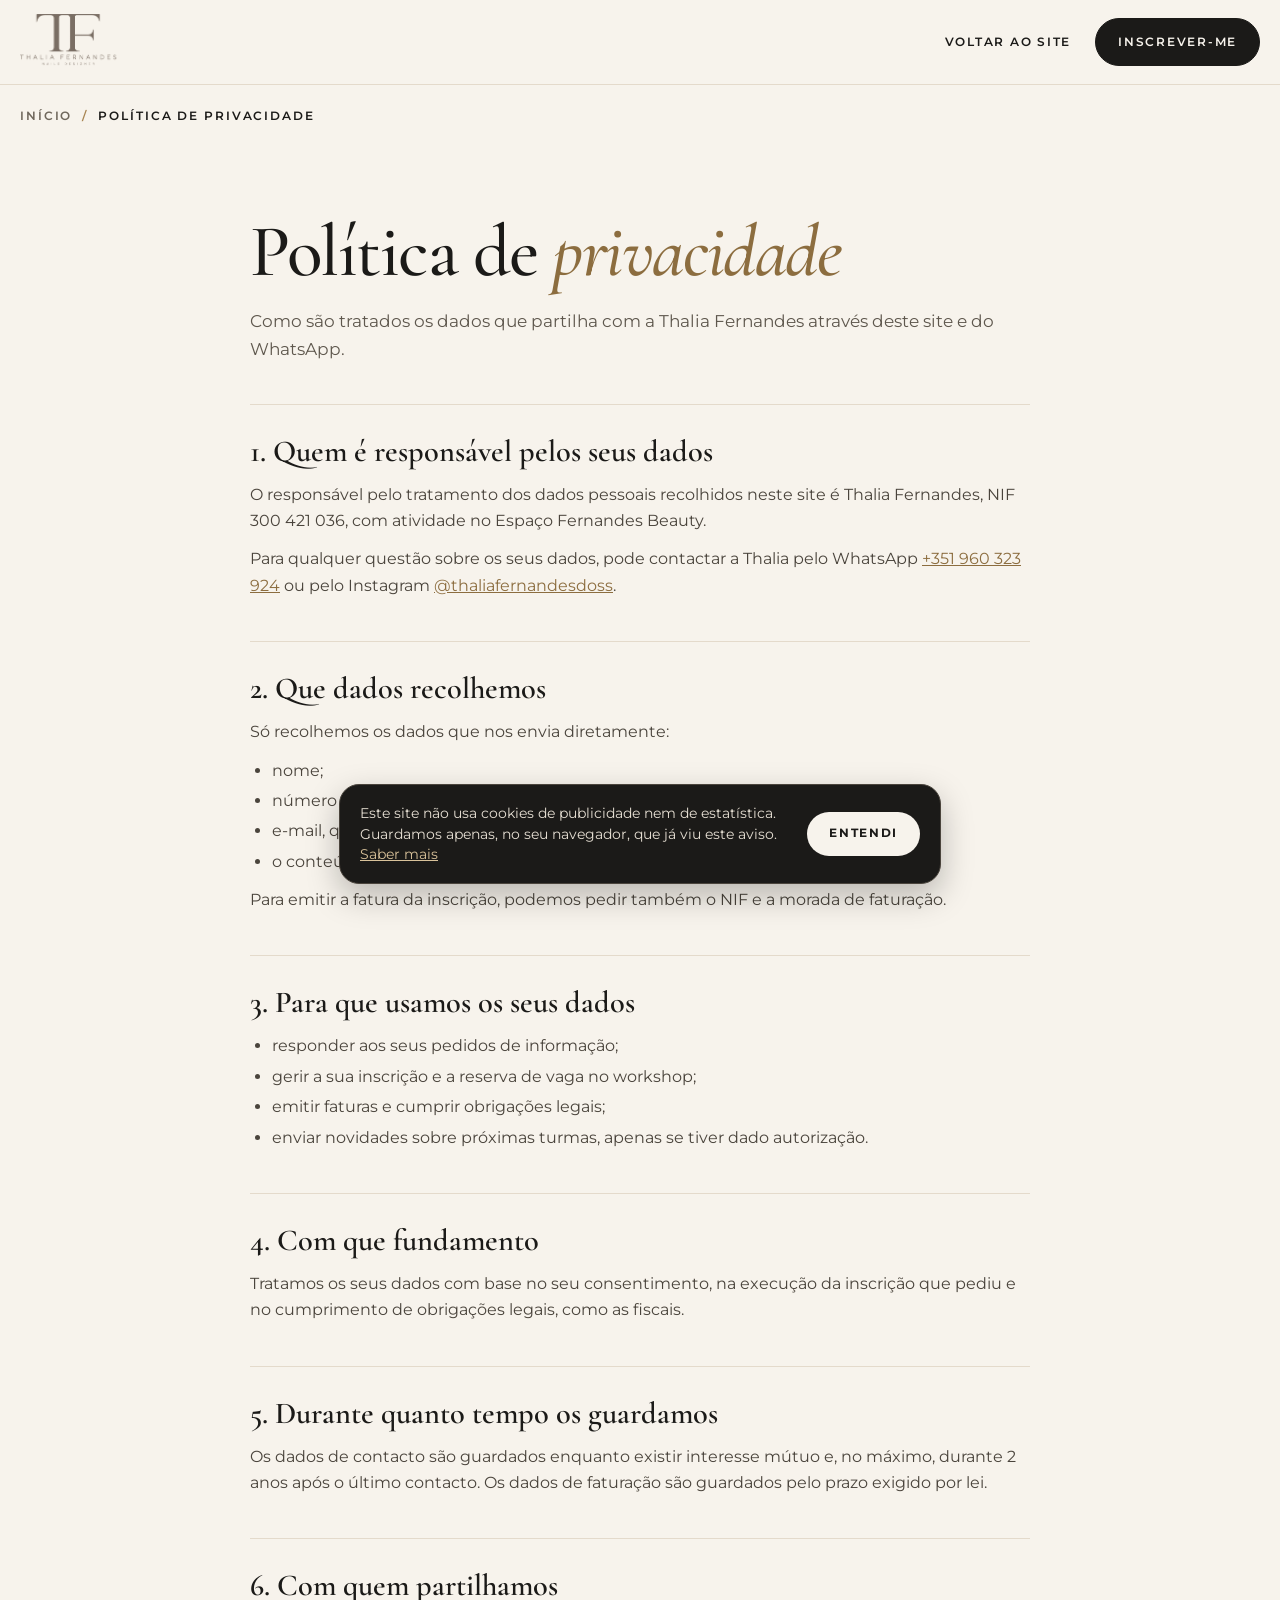
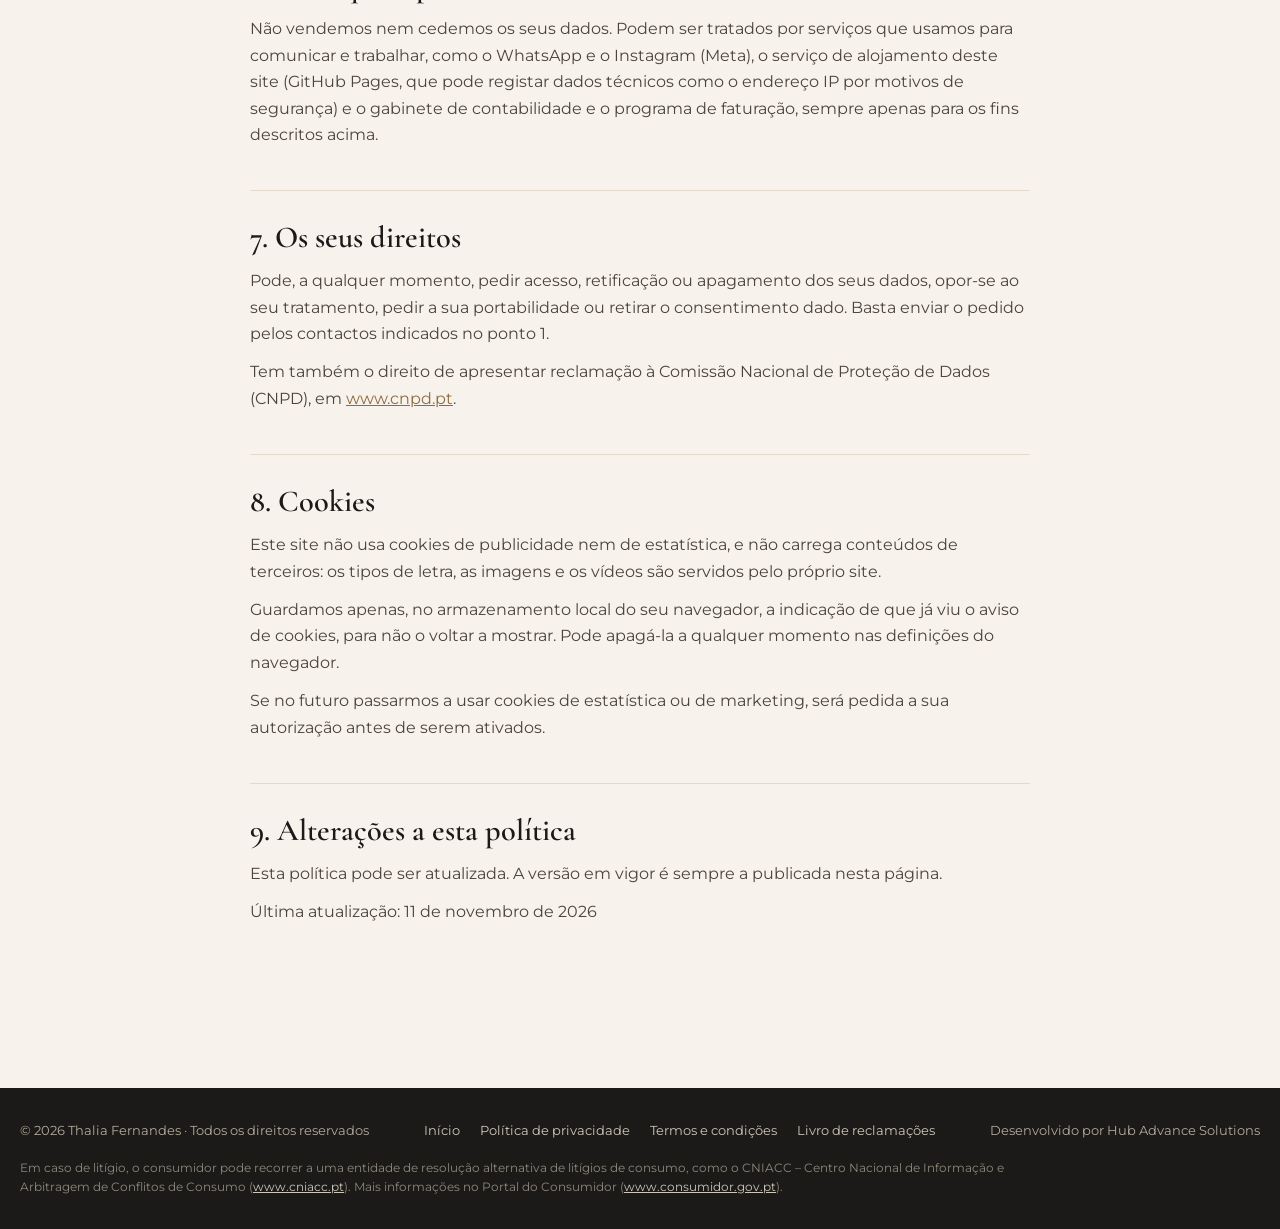
<file: privacidade.html>
<!doctype html>
<html lang="pt-BR">
<head>
<meta charset="utf-8">
<title>Política de privacidade · Thalia Fernandes</title>
<meta name="description" content="Política de privacidade do site Método F1 Expert Nails, de Thalia Fernandes.">
<meta http-equiv="Content-Security-Policy" content="default-src 'self'; img-src 'self' data:; media-src 'self'; font-src 'self'; style-src 'self' 'unsafe-inline'; script-src 'self'; connect-src 'self'; object-src 'none'; base-uri 'self'; form-action 'self'; upgrade-insecure-requests">
<meta name="referrer" content="strict-origin-when-cross-origin">
<meta name="viewport" content="width=device-width, initial-scale=1">
<meta name="robots" content="index, follow">
<link rel="icon" href="logo-dark.png">
</head>
<body>
<style>
@font-face{font-family:'Cormorant Garamond';font-style:normal;font-weight:500;font-display:swap;src:url(cg-500.woff2) format('woff2')}@font-face{font-family:'Cormorant Garamond';font-style:normal;font-weight:600;font-display:swap;src:url(cg-600.woff2) format('woff2')}@font-face{font-family:'Cormorant Garamond';font-style:italic;font-weight:500;font-display:swap;src:url(cg-500i.woff2) format('woff2')}@font-face{font-family:'Cormorant Garamond';font-style:italic;font-weight:600;font-display:swap;src:url(cg-600i.woff2) format('woff2')}@font-face{font-family:'Montserrat';font-style:normal;font-weight:400;font-display:swap;src:url(mo-400.woff2) format('woff2')}@font-face{font-family:'Montserrat';font-style:normal;font-weight:500;font-display:swap;src:url(mo-500.woff2) format('woff2')}@font-face{font-family:'Montserrat';font-style:normal;font-weight:600;font-display:swap;src:url(mo-600.woff2) format('woff2')}@font-face{font-family:'Montserrat';font-style:normal;font-weight:700;font-display:swap;src:url(mo-700.woff2) format('woff2')}
.tf-ck{font-family:'Montserrat',sans-serif;position:fixed;left:16px;right:16px;bottom:16px;z-index:9998;max-width:560px;margin:0 auto;background:#1B1A18;color:#E6DFD3;border:1px solid #4A443C;border-radius:20px;padding:18px 20px;display:none;gap:14px 18px;align-items:center;flex-wrap:wrap;font-size:.86rem;line-height:1.5;box-shadow:0 12px 32px rgba(0,0,0,.25)}.tf-ck.on{display:flex}.tf-ck p{margin:0;flex:1 1 260px}.tf-ck a{color:#D9C29A}.tf-ck button{font:inherit;font-size:.74rem;letter-spacing:.14em;text-transform:uppercase;font-weight:700;border:0;border-radius:999px;min-height:44px;padding:0 22px;background:#F7F3EC;color:#1B1A18;cursor:pointer}.tf-ck button:hover{background:#D9C29A}
body{margin:0;background:#F7F3EC}
a{color:#1B1A18}a:hover{color:#8C6D3F}
a:focus-visible{outline:2px solid #A88552;outline-offset:3px}
.tf-btn{transition:background-color .3s ease,color .3s ease,border-color .3s ease,transform .3s cubic-bezier(.2,.7,.2,1),box-shadow .3s ease}
.tf-btn:hover{transform:translateY(-2px);box-shadow:0 8px 20px rgba(27,26,24,.14)}
.tf-dark:hover{background:#8C6D3F!important;border-color:#8C6D3F!important}
.tf-line:hover{background:#1B1A18!important;color:#F7F3EC!important}
.tf-u{text-decoration:none;background-image:linear-gradient(currentColor,currentColor);background-size:0 1px;background-repeat:no-repeat;background-position:0 100%;transition:background-size .35s ease}
.tf-u:hover{background-size:100% 1px}
@keyframes tfin{from{opacity:0;transform:translateY(20px)}to{opacity:1;transform:none}}
@media (prefers-reduced-motion:no-preference){.tf-in{animation:tfin .7s cubic-bezier(.2,.7,.2,1) both}.tf-in2{animation:tfin .7s .15s cubic-bezier(.2,.7,.2,1) both}}
@media (prefers-reduced-motion:reduce){*{animation:none!important;transition-duration:.01ms!important}.tf-btn:hover{transform:none}}
.pp p{margin:0 0 12px}.pp ul{margin:0 0 12px;padding-left:22px}.pp li{margin:4px 0}.pp a{color:#8C6D3F}
@media (max-width:760px){.tf-hide-m{display:none!important}}
</style>
<div style="font-family: 'Montserrat', sans-serif; color: #1B1A18; background: #F7F3EC; width: 100%; line-height: 1.65; font-size: 1rem; min-height: 100vh; display: flex; flex-direction: column">
<header style="background: #F7F3EC; border-bottom: 1px solid #E4DACB; padding: 0 20px">
<div style="max-width: 1240px; margin: 0 auto; min-height: 84px; display: flex; align-items: center; justify-content: space-between; gap: 20px">
<a href="index.html" aria-label="Thalia Fernandes · página inicial" style="display: inline-flex; align-items: center"><img src="logo-dark.png" alt="Thalia Fernandes · Nails Designer" style="height: 56px; width: auto; display: block"></a>
<nav aria-label="Navegação" style="display: flex; align-items: center; gap: 24px; font-size: 0.78rem; letter-spacing: 0.14em; text-transform: uppercase; font-weight: 600">
<a href="index.html" class="tf-u tf-hide-m">Voltar ao site</a>
<a href="index.html" class="tf-btn tf-dark" style="border-radius: 999px; display: inline-flex; align-items: center; min-height: 46px; padding: 0 22px; background: #1B1A18; border: 1px solid #1B1A18; color: #F7F3EC; text-decoration: none">Inscrever-me</a>
</nav>
</div>
</header>
<nav aria-label="Breadcrumb" style="padding: 22px 20px 0">
<ol style="max-width: 1240px; margin: 0 auto; padding: 0; list-style: none; display: flex; flex-wrap: wrap; align-items: center; gap: 10px; font-size: 0.74rem; letter-spacing: 0.16em; text-transform: uppercase; font-weight: 600; color: #6F675C">
<li><a href="index.html" class="tf-u" style="color: #6F675C">Início</a></li>
<li aria-hidden="true" style="color: #A88552">/</li>
<li aria-current="page" style="color: #1B1A18">Política de privacidade</li>
</ol>
</nav>
<main style="flex: 1 0 auto">
<article aria-labelledby="pp-titulo" style="padding: clamp(48px, 7vw, 90px) 20px clamp(80px, 10vw, 120px)">
<div style="max-width: 780px; margin: 0 auto">
<h1 id="pp-titulo" class="tf-in" style="margin: 0; font-family: 'Cormorant Garamond', serif; font-weight: 500; font-size: clamp(2.8rem, 6vw, 4.6rem); line-height: 0.98; letter-spacing: -0.02em">Política de <em style="color: #8C6D3F">privacidade</em></h1>
<p class="tf-in2" style="margin: 20px 0 0; font-size: 1.05rem; color: #5E574D">Como são tratados os dados que partilha com a Thalia Fernandes através deste site e do WhatsApp.</p>
<div style="height: 40px"></div>
<section aria-labelledby="pp0" style="padding: 30px 0; border-top: 1px solid #E4DACB"><h2 id="pp0" style="margin: 0 0 12px; font-family: 'Cormorant Garamond', serif; font-weight: 600; font-size: clamp(1.5rem, 2.6vw, 1.9rem); line-height: 1.15">1. Quem é responsável pelos seus dados</h2><div class="pp" style="color: #4A443C"><p>O responsável pelo tratamento dos dados pessoais recolhidos neste site é Thalia Fernandes, NIF 300 421 036, com atividade no Espaço Fernandes Beauty.</p><p>Para qualquer questão sobre os seus dados, pode contactar a Thalia pelo WhatsApp <a href="https://wa.me/351960323924" target="_blank" rel="noopener">+351 960 323 924</a> ou pelo Instagram <a href="https://www.instagram.com/thaliafernandesdoss/" target="_blank" rel="noopener">@thaliafernandesdoss</a>.</p></div></section><section aria-labelledby="pp1" style="padding: 30px 0; border-top: 1px solid #E4DACB"><h2 id="pp1" style="margin: 0 0 12px; font-family: 'Cormorant Garamond', serif; font-weight: 600; font-size: clamp(1.5rem, 2.6vw, 1.9rem); line-height: 1.15">2. Que dados recolhemos</h2><div class="pp" style="color: #4A443C"><p>Só recolhemos os dados que nos envia diretamente:</p><ul><li>nome;</li><li>número de telemóvel ou WhatsApp;</li><li>e-mail, quando o indica;</li><li>o conteúdo das mensagens que nos envia.</li></ul><p>Para emitir a fatura da inscrição, podemos pedir também o NIF e a morada de faturação.</p></div></section><section aria-labelledby="pp2" style="padding: 30px 0; border-top: 1px solid #E4DACB"><h2 id="pp2" style="margin: 0 0 12px; font-family: 'Cormorant Garamond', serif; font-weight: 600; font-size: clamp(1.5rem, 2.6vw, 1.9rem); line-height: 1.15">3. Para que usamos os seus dados</h2><div class="pp" style="color: #4A443C"><ul><li>responder aos seus pedidos de informação;</li><li>gerir a sua inscrição e a reserva de vaga no workshop;</li><li>emitir faturas e cumprir obrigações legais;</li><li>enviar novidades sobre próximas turmas, apenas se tiver dado autorização.</li></ul></div></section><section aria-labelledby="pp3" style="padding: 30px 0; border-top: 1px solid #E4DACB"><h2 id="pp3" style="margin: 0 0 12px; font-family: 'Cormorant Garamond', serif; font-weight: 600; font-size: clamp(1.5rem, 2.6vw, 1.9rem); line-height: 1.15">4. Com que fundamento</h2><div class="pp" style="color: #4A443C"><p>Tratamos os seus dados com base no seu consentimento, na execução da inscrição que pediu e no cumprimento de obrigações legais, como as fiscais.</p></div></section><section aria-labelledby="pp4" style="padding: 30px 0; border-top: 1px solid #E4DACB"><h2 id="pp4" style="margin: 0 0 12px; font-family: 'Cormorant Garamond', serif; font-weight: 600; font-size: clamp(1.5rem, 2.6vw, 1.9rem); line-height: 1.15">5. Durante quanto tempo os guardamos</h2><div class="pp" style="color: #4A443C"><p>Os dados de contacto são guardados enquanto existir interesse mútuo e, no máximo, durante 2 anos após o último contacto. Os dados de faturação são guardados pelo prazo exigido por lei.</p></div></section><section aria-labelledby="pp5" style="padding: 30px 0; border-top: 1px solid #E4DACB"><h2 id="pp5" style="margin: 0 0 12px; font-family: 'Cormorant Garamond', serif; font-weight: 600; font-size: clamp(1.5rem, 2.6vw, 1.9rem); line-height: 1.15">6. Com quem partilhamos</h2><div class="pp" style="color: #4A443C"><p>Não vendemos nem cedemos os seus dados. Podem ser tratados por serviços que usamos para comunicar e trabalhar, como o WhatsApp e o Instagram (Meta), o serviço de alojamento deste site (GitHub Pages, que pode registar dados técnicos como o endereço IP por motivos de segurança) e o gabinete de contabilidade e o programa de faturação, sempre apenas para os fins descritos acima.</p></div></section><section aria-labelledby="pp6" style="padding: 30px 0; border-top: 1px solid #E4DACB"><h2 id="pp6" style="margin: 0 0 12px; font-family: 'Cormorant Garamond', serif; font-weight: 600; font-size: clamp(1.5rem, 2.6vw, 1.9rem); line-height: 1.15">7. Os seus direitos</h2><div class="pp" style="color: #4A443C"><p>Pode, a qualquer momento, pedir acesso, retificação ou apagamento dos seus dados, opor-se ao seu tratamento, pedir a sua portabilidade ou retirar o consentimento dado. Basta enviar o pedido pelos contactos indicados no ponto 1.</p><p>Tem também o direito de apresentar reclamação à Comissão Nacional de Proteção de Dados (CNPD), em <a href="https://www.cnpd.pt" target="_blank" rel="noopener">www.cnpd.pt</a>.</p></div></section><section id="cookies" aria-labelledby="pp7" style="padding: 30px 0; border-top: 1px solid #E4DACB"><h2 id="pp7" style="margin: 0 0 12px; font-family: 'Cormorant Garamond', serif; font-weight: 600; font-size: clamp(1.5rem, 2.6vw, 1.9rem); line-height: 1.15">8. Cookies</h2><div class="pp" style="color: #4A443C"><p>Este site não usa cookies de publicidade nem de estatística, e não carrega conteúdos de terceiros: os tipos de letra, as imagens e os vídeos são servidos pelo próprio site.</p><p>Guardamos apenas, no armazenamento local do seu navegador, a indicação de que já viu o aviso de cookies, para não o voltar a mostrar. Pode apagá-la a qualquer momento nas definições do navegador.</p><p>Se no futuro passarmos a usar cookies de estatística ou de marketing, será pedida a sua autorização antes de serem ativados.</p></div></section><section aria-labelledby="pp8" style="padding: 30px 0; border-top: 1px solid #E4DACB"><h2 id="pp8" style="margin: 0 0 12px; font-family: 'Cormorant Garamond', serif; font-weight: 600; font-size: clamp(1.5rem, 2.6vw, 1.9rem); line-height: 1.15">9. Alterações a esta política</h2><div class="pp" style="color: #4A443C"><p>Esta política pode ser atualizada. A versão em vigor é sempre a publicada nesta página.</p><p>Última atualização: 11 de novembro de 2026</p></div></section>
</div>
</article>
</main>
<footer style="background: #1B1A18; color: #B3AA9C; padding: 32px 20px; font-size: 0.8rem">
<div style="max-width: 1240px; margin: 0 auto; display: flex; flex-wrap: wrap; justify-content: space-between; align-items: center; gap: 14px 24px">
<span>© 2026 Thalia Fernandes · Todos os direitos reservados</span>
<div style="display: flex; flex-wrap: wrap; gap: 20px"><a href="index.html" class="tf-u" style="color: #CFC7BA">Início</a><a href="privacidade.html" class="tf-u" style="color: #CFC7BA">Política de privacidade</a><a href="termos.html" class="tf-u" style="color: #CFC7BA">Termos e condições</a><a href="https://www.livroreclamacoes.pt" target="_blank" rel="noopener" class="tf-u" style="color: #CFC7BA">Livro de reclamações</a></div>
<span>Desenvolvido por Hub Advance Solutions</span>
</div>
<div style="max-width: 1240px; margin: 0 auto"><p style="margin: 18px 0 0; font-size: 0.74rem; line-height: 1.6; color: #8F877B; max-width: 62rem">Em caso de litígio, o consumidor pode recorrer a uma entidade de resolução alternativa de litígios de consumo, como o CNIACC – Centro Nacional de Informação e Arbitragem de Conflitos de Consumo (<a href="https://www.cniacc.pt" target="_blank" rel="noopener" style="color: #CFC7BA">www.cniacc.pt</a>). Mais informações no Portal do Consumidor (<a href="https://www.consumidor.gov.pt" target="_blank" rel="noopener" style="color: #CFC7BA">www.consumidor.gov.pt</a>).</p></div>
</footer>
</div>
<div class="tf-ck" id="tf-ck" role="region" aria-label="Aviso de cookies"><p>Este site não usa cookies de publicidade nem de estatística. Guardamos apenas, no seu navegador, que já viu este aviso. <a href="privacidade.html#cookies">Saber mais</a></p><button type="button" id="tf-ck-ok">Entendi</button></div>
<script src="site.js" defer></script>
</body>
</html>
</file>
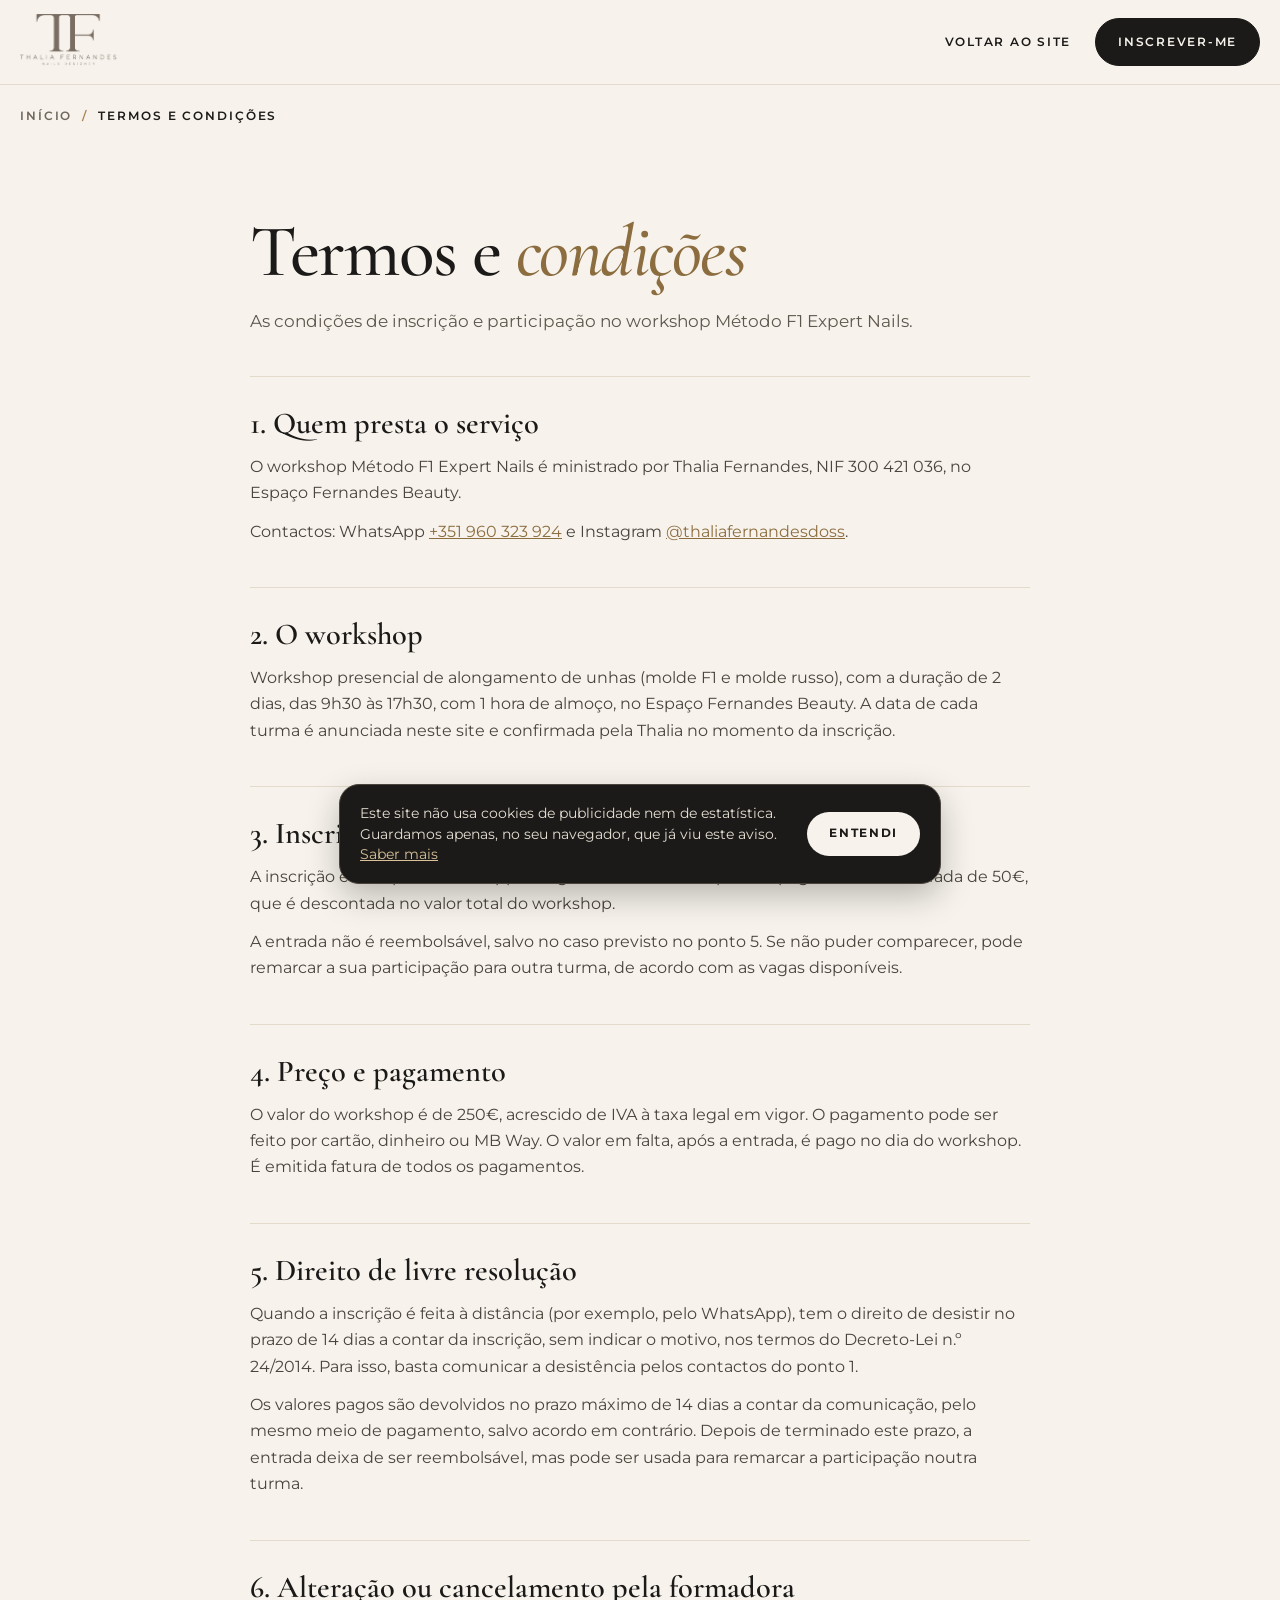
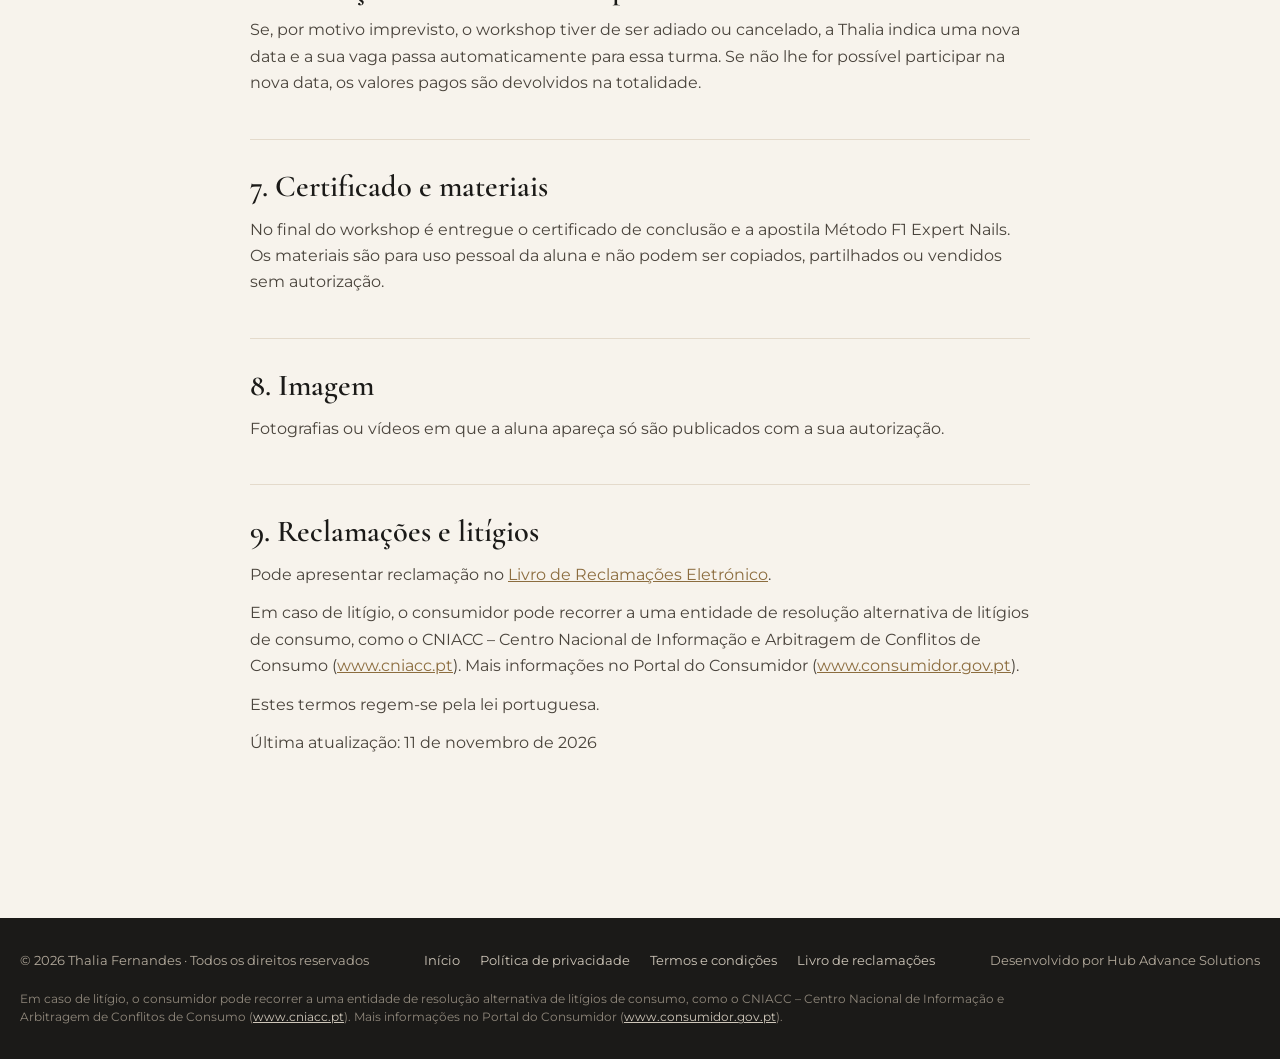
<file: termos.html>
<!doctype html>
<html lang="pt-BR">
<head>
<meta charset="utf-8">
<title>Termos e condições · Thalia Fernandes</title>
<meta name="description" content="Termos e condições de inscrição no workshop Método F1 Expert Nails, de Thalia Fernandes.">
<meta http-equiv="Content-Security-Policy" content="default-src 'self'; img-src 'self' data:; media-src 'self'; font-src 'self'; style-src 'self' 'unsafe-inline'; script-src 'self'; connect-src 'self'; object-src 'none'; base-uri 'self'; form-action 'self'; upgrade-insecure-requests">
<meta name="referrer" content="strict-origin-when-cross-origin">
<meta name="viewport" content="width=device-width, initial-scale=1">
<meta name="robots" content="index, follow">
<link rel="icon" href="logo-dark.png">
</head>
<body>
<style>
@font-face{font-family:'Cormorant Garamond';font-style:normal;font-weight:500;font-display:swap;src:url(cg-500.woff2) format('woff2')}@font-face{font-family:'Cormorant Garamond';font-style:normal;font-weight:600;font-display:swap;src:url(cg-600.woff2) format('woff2')}@font-face{font-family:'Cormorant Garamond';font-style:italic;font-weight:500;font-display:swap;src:url(cg-500i.woff2) format('woff2')}@font-face{font-family:'Cormorant Garamond';font-style:italic;font-weight:600;font-display:swap;src:url(cg-600i.woff2) format('woff2')}@font-face{font-family:'Montserrat';font-style:normal;font-weight:400;font-display:swap;src:url(mo-400.woff2) format('woff2')}@font-face{font-family:'Montserrat';font-style:normal;font-weight:500;font-display:swap;src:url(mo-500.woff2) format('woff2')}@font-face{font-family:'Montserrat';font-style:normal;font-weight:600;font-display:swap;src:url(mo-600.woff2) format('woff2')}@font-face{font-family:'Montserrat';font-style:normal;font-weight:700;font-display:swap;src:url(mo-700.woff2) format('woff2')}
.tf-ck{font-family:'Montserrat',sans-serif;position:fixed;left:16px;right:16px;bottom:16px;z-index:9998;max-width:560px;margin:0 auto;background:#1B1A18;color:#E6DFD3;border:1px solid #4A443C;border-radius:20px;padding:18px 20px;display:none;gap:14px 18px;align-items:center;flex-wrap:wrap;font-size:.86rem;line-height:1.5;box-shadow:0 12px 32px rgba(0,0,0,.25)}.tf-ck.on{display:flex}.tf-ck p{margin:0;flex:1 1 260px}.tf-ck a{color:#D9C29A}.tf-ck button{font:inherit;font-size:.74rem;letter-spacing:.14em;text-transform:uppercase;font-weight:700;border:0;border-radius:999px;min-height:44px;padding:0 22px;background:#F7F3EC;color:#1B1A18;cursor:pointer}.tf-ck button:hover{background:#D9C29A}
body{margin:0;background:#F7F3EC}
a{color:#1B1A18}a:hover{color:#8C6D3F}
a:focus-visible{outline:2px solid #A88552;outline-offset:3px}
.tf-btn{transition:background-color .3s ease,color .3s ease,border-color .3s ease,transform .3s cubic-bezier(.2,.7,.2,1),box-shadow .3s ease}
.tf-btn:hover{transform:translateY(-2px);box-shadow:0 8px 20px rgba(27,26,24,.14)}
.tf-dark:hover{background:#8C6D3F!important;border-color:#8C6D3F!important}
.tf-line:hover{background:#1B1A18!important;color:#F7F3EC!important}
.tf-u{text-decoration:none;background-image:linear-gradient(currentColor,currentColor);background-size:0 1px;background-repeat:no-repeat;background-position:0 100%;transition:background-size .35s ease}
.tf-u:hover{background-size:100% 1px}
@keyframes tfin{from{opacity:0;transform:translateY(20px)}to{opacity:1;transform:none}}
@media (prefers-reduced-motion:no-preference){.tf-in{animation:tfin .7s cubic-bezier(.2,.7,.2,1) both}.tf-in2{animation:tfin .7s .15s cubic-bezier(.2,.7,.2,1) both}}
@media (prefers-reduced-motion:reduce){*{animation:none!important;transition-duration:.01ms!important}.tf-btn:hover{transform:none}}
.pp p{margin:0 0 12px}.pp ul{margin:0 0 12px;padding-left:22px}.pp li{margin:4px 0}.pp a{color:#8C6D3F}
@media (max-width:760px){.tf-hide-m{display:none!important}}
</style>
<div style="font-family: 'Montserrat', sans-serif; color: #1B1A18; background: #F7F3EC; width: 100%; line-height: 1.65; font-size: 1rem; min-height: 100vh; display: flex; flex-direction: column">
<header style="background: #F7F3EC; border-bottom: 1px solid #E4DACB; padding: 0 20px">
<div style="max-width: 1240px; margin: 0 auto; min-height: 84px; display: flex; align-items: center; justify-content: space-between; gap: 20px">
<a href="index.html" aria-label="Thalia Fernandes · página inicial" style="display: inline-flex; align-items: center"><img src="logo-dark.png" alt="Thalia Fernandes · Nails Designer" style="height: 56px; width: auto; display: block"></a>
<nav aria-label="Navegação" style="display: flex; align-items: center; gap: 24px; font-size: 0.78rem; letter-spacing: 0.14em; text-transform: uppercase; font-weight: 600">
<a href="index.html" class="tf-u tf-hide-m">Voltar ao site</a>
<a href="index.html" class="tf-btn tf-dark" style="border-radius: 999px; display: inline-flex; align-items: center; min-height: 46px; padding: 0 22px; background: #1B1A18; border: 1px solid #1B1A18; color: #F7F3EC; text-decoration: none">Inscrever-me</a>
</nav>
</div>
</header>
<nav aria-label="Breadcrumb" style="padding: 22px 20px 0">
<ol style="max-width: 1240px; margin: 0 auto; padding: 0; list-style: none; display: flex; flex-wrap: wrap; align-items: center; gap: 10px; font-size: 0.74rem; letter-spacing: 0.16em; text-transform: uppercase; font-weight: 600; color: #6F675C">
<li><a href="index.html" class="tf-u" style="color: #6F675C">Início</a></li>
<li aria-hidden="true" style="color: #A88552">/</li>
<li aria-current="page" style="color: #1B1A18">Termos e condições</li>
</ol>
</nav>
<main style="flex: 1 0 auto">
<article aria-labelledby="tc-titulo" style="padding: clamp(48px, 7vw, 90px) 20px clamp(80px, 10vw, 120px)">
<div style="max-width: 780px; margin: 0 auto">
<h1 id="tc-titulo" class="tf-in" style="margin: 0; font-family: 'Cormorant Garamond', serif; font-weight: 500; font-size: clamp(2.8rem, 6vw, 4.6rem); line-height: 0.98; letter-spacing: -0.02em">Termos e <em style="color: #8C6D3F">condições</em></h1>
<p class="tf-in2" style="margin: 20px 0 40px; font-size: 1.05rem; color: #5E574D">As condições de inscrição e participação no workshop Método F1 Expert Nails.</p>
<section aria-labelledby="tc0" style="padding: 30px 0; border-top: 1px solid #E4DACB"><h2 id="tc0" style="margin: 0 0 12px; font-family: 'Cormorant Garamond', serif; font-weight: 600; font-size: clamp(1.5rem, 2.6vw, 1.9rem); line-height: 1.15">1. Quem presta o serviço</h2><div class="pp" style="color: #4A443C"><p>O workshop Método F1 Expert Nails é ministrado por Thalia Fernandes, NIF 300 421 036, no Espaço Fernandes Beauty.</p><p>Contactos: WhatsApp <a href="https://wa.me/351960323924" target="_blank" rel="noopener">+351 960 323 924</a> e Instagram <a href="https://www.instagram.com/thaliafernandesdoss/" target="_blank" rel="noopener">@thaliafernandesdoss</a>.</p></div></section><section aria-labelledby="tc1" style="padding: 30px 0; border-top: 1px solid #E4DACB"><h2 id="tc1" style="margin: 0 0 12px; font-family: 'Cormorant Garamond', serif; font-weight: 600; font-size: clamp(1.5rem, 2.6vw, 1.9rem); line-height: 1.15">2. O workshop</h2><div class="pp" style="color: #4A443C"><p>Workshop presencial de alongamento de unhas (molde F1 e molde russo), com a duração de 2 dias, das 9h30 às 17h30, com 1 hora de almoço, no Espaço Fernandes Beauty. A data de cada turma é anunciada neste site e confirmada pela Thalia no momento da inscrição.</p></div></section><section aria-labelledby="tc2" style="padding: 30px 0; border-top: 1px solid #E4DACB"><h2 id="tc2" style="margin: 0 0 12px; font-family: 'Cormorant Garamond', serif; font-weight: 600; font-size: clamp(1.5rem, 2.6vw, 1.9rem); line-height: 1.15">3. Inscrição e reserva de vaga</h2><div class="pp" style="color: #4A443C"><p>A inscrição é feita pelo WhatsApp. A vaga fica reservada depois do pagamento da entrada de 50€, que é descontada no valor total do workshop.</p><p>A entrada não é reembolsável, salvo no caso previsto no ponto 5. Se não puder comparecer, pode remarcar a sua participação para outra turma, de acordo com as vagas disponíveis.</p></div></section><section aria-labelledby="tc3" style="padding: 30px 0; border-top: 1px solid #E4DACB"><h2 id="tc3" style="margin: 0 0 12px; font-family: 'Cormorant Garamond', serif; font-weight: 600; font-size: clamp(1.5rem, 2.6vw, 1.9rem); line-height: 1.15">4. Preço e pagamento</h2><div class="pp" style="color: #4A443C"><p>O valor do workshop é de 250€, acrescido de IVA à taxa legal em vigor. O pagamento pode ser feito por cartão, dinheiro ou MB Way. O valor em falta, após a entrada, é pago no dia do workshop. É emitida fatura de todos os pagamentos.</p></div></section><section aria-labelledby="tc4" style="padding: 30px 0; border-top: 1px solid #E4DACB"><h2 id="tc4" style="margin: 0 0 12px; font-family: 'Cormorant Garamond', serif; font-weight: 600; font-size: clamp(1.5rem, 2.6vw, 1.9rem); line-height: 1.15">5. Direito de livre resolução</h2><div class="pp" style="color: #4A443C"><p>Quando a inscrição é feita à distância (por exemplo, pelo WhatsApp), tem o direito de desistir no prazo de 14 dias a contar da inscrição, sem indicar o motivo, nos termos do Decreto-Lei n.º 24/2014. Para isso, basta comunicar a desistência pelos contactos do ponto 1.</p><p>Os valores pagos são devolvidos no prazo máximo de 14 dias a contar da comunicação, pelo mesmo meio de pagamento, salvo acordo em contrário. Depois de terminado este prazo, a entrada deixa de ser reembolsável, mas pode ser usada para remarcar a participação noutra turma.</p></div></section><section aria-labelledby="tc5" style="padding: 30px 0; border-top: 1px solid #E4DACB"><h2 id="tc5" style="margin: 0 0 12px; font-family: 'Cormorant Garamond', serif; font-weight: 600; font-size: clamp(1.5rem, 2.6vw, 1.9rem); line-height: 1.15">6. Alteração ou cancelamento pela formadora</h2><div class="pp" style="color: #4A443C"><p>Se, por motivo imprevisto, o workshop tiver de ser adiado ou cancelado, a Thalia indica uma nova data e a sua vaga passa automaticamente para essa turma. Se não lhe for possível participar na nova data, os valores pagos são devolvidos na totalidade.</p></div></section><section aria-labelledby="tc6" style="padding: 30px 0; border-top: 1px solid #E4DACB"><h2 id="tc6" style="margin: 0 0 12px; font-family: 'Cormorant Garamond', serif; font-weight: 600; font-size: clamp(1.5rem, 2.6vw, 1.9rem); line-height: 1.15">7. Certificado e materiais</h2><div class="pp" style="color: #4A443C"><p>No final do workshop é entregue o certificado de conclusão e a apostila Método F1 Expert Nails. Os materiais são para uso pessoal da aluna e não podem ser copiados, partilhados ou vendidos sem autorização.</p></div></section><section aria-labelledby="tc7" style="padding: 30px 0; border-top: 1px solid #E4DACB"><h2 id="tc7" style="margin: 0 0 12px; font-family: 'Cormorant Garamond', serif; font-weight: 600; font-size: clamp(1.5rem, 2.6vw, 1.9rem); line-height: 1.15">8. Imagem</h2><div class="pp" style="color: #4A443C"><p>Fotografias ou vídeos em que a aluna apareça só são publicados com a sua autorização.</p></div></section><section aria-labelledby="tc8" style="padding: 30px 0; border-top: 1px solid #E4DACB"><h2 id="tc8" style="margin: 0 0 12px; font-family: 'Cormorant Garamond', serif; font-weight: 600; font-size: clamp(1.5rem, 2.6vw, 1.9rem); line-height: 1.15">9. Reclamações e litígios</h2><div class="pp" style="color: #4A443C"><p>Pode apresentar reclamação no <a href="https://www.livroreclamacoes.pt" target="_blank" rel="noopener">Livro de Reclamações Eletrónico</a>.</p><p>Em caso de litígio, o consumidor pode recorrer a uma entidade de resolução alternativa de litígios de consumo, como o CNIACC – Centro Nacional de Informação e Arbitragem de Conflitos de Consumo (<a href="https://www.cniacc.pt" target="_blank" rel="noopener">www.cniacc.pt</a>). Mais informações no Portal do Consumidor (<a href="https://www.consumidor.gov.pt" target="_blank" rel="noopener">www.consumidor.gov.pt</a>).</p><p>Estes termos regem-se pela lei portuguesa.</p><p>Última atualização: 11 de novembro de 2026</p></div></section>
</div>
</article>
</main>
<footer style="background: #1B1A18; color: #B3AA9C; padding: 32px 20px; font-size: 0.8rem">
<div style="max-width: 1240px; margin: 0 auto; display: flex; flex-wrap: wrap; justify-content: space-between; align-items: center; gap: 14px 24px">
<span>© 2026 Thalia Fernandes · Todos os direitos reservados</span>
<div style="display: flex; flex-wrap: wrap; gap: 20px"><a href="index.html" class="tf-u" style="color: #CFC7BA">Início</a><a href="privacidade.html" class="tf-u" style="color: #CFC7BA">Política de privacidade</a><a href="termos.html" class="tf-u" style="color: #CFC7BA">Termos e condições</a><a href="https://www.livroreclamacoes.pt" target="_blank" rel="noopener" class="tf-u" style="color: #CFC7BA">Livro de reclamações</a></div>
<span>Desenvolvido por Hub Advance Solutions</span>
</div>
<div style="max-width: 1240px; margin: 0 auto"><p style="margin: 18px 0 0; font-size: 0.74rem; line-height: 1.6; color: #8F877B; max-width: 62rem">Em caso de litígio, o consumidor pode recorrer a uma entidade de resolução alternativa de litígios de consumo, como o CNIACC – Centro Nacional de Informação e Arbitragem de Conflitos de Consumo (<a href="https://www.cniacc.pt" target="_blank" rel="noopener" style="color: #CFC7BA">www.cniacc.pt</a>). Mais informações no Portal do Consumidor (<a href="https://www.consumidor.gov.pt" target="_blank" rel="noopener" style="color: #CFC7BA">www.consumidor.gov.pt</a>).</p></div>
</footer>
</div>
<div class="tf-ck" id="tf-ck" role="region" aria-label="Aviso de cookies"><p>Este site não usa cookies de publicidade nem de estatística. Guardamos apenas, no seu navegador, que já viu este aviso. <a href="privacidade.html#cookies">Saber mais</a></p><button type="button" id="tf-ck-ok">Entendi</button></div>
<script src="site.js" defer></script>
</body>
</html>
</file>
<file: motion.css>
/* Tipografia: números alinhados, quebras de linha equilibradas, melhor leitura */
html{-webkit-font-smoothing:antialiased;-moz-osx-font-smoothing:grayscale;text-rendering:optimizeLegibility;font-kerning:normal}
body{font-variant-numeric:lining-nums;font-feature-settings:"kern","liga","lnum"}
h1,h2,h3,h4{font-variant-numeric:lining-nums;font-feature-settings:"kern","liga","lnum";text-wrap:balance}
p,li,dd,summary{text-wrap:pretty}
::selection{background:#D9C29A;color:#1B1A18}

/* Transição suave entre páginas (Chrome, Edge e Safari recentes) */
@view-transition{navigation:auto}
::view-transition-old(root){animation:tfvt-out .28s ease both}
::view-transition-new(root){animation:tfvt-in .42s .05s cubic-bezier(.2,.7,.2,1) both}
@keyframes tfvt-out{to{opacity:0}}
@keyframes tfvt-in{from{opacity:0;transform:translateY(8px)}}

/* Barra de progresso de leitura */
.tf-prog{position:fixed;left:0;top:0;height:3px;width:100%;background:linear-gradient(90deg,#A88552,#D9C29A);transform:scaleX(0);transform-origin:0 50%;z-index:9997;pointer-events:none}

/* Cabeçalho que encolhe ao fazer scroll */
header > div,header img{transition:min-height .35s cubic-bezier(.2,.7,.2,1),height .35s cubic-bezier(.2,.7,.2,1)}
header{transition:box-shadow .35s ease,background-color .35s ease}
header.tf-scrolled{box-shadow:0 10px 34px rgba(27,26,24,.08);-webkit-backdrop-filter:saturate(1.2) blur(10px);backdrop-filter:saturate(1.2) blur(10px)}
header.tf-scrolled > div{min-height:68px!important}
header.tf-scrolled img{height:44px!important}

/* Cartões dos níveis */
.tf-card{position:relative;transition:transform .5s cubic-bezier(.2,.7,.2,1),box-shadow .5s ease,border-color .5s ease}
.tf-stretch::after{content:"";position:absolute;inset:0;border-radius:inherit}
.tf-arrow{display:inline-block;margin-left:12px;transition:transform .4s cubic-bezier(.2,.7,.2,1)}
@media (hover:hover){
.tf-card:hover{border-color:#C9A86A!important;box-shadow:0 26px 60px rgba(0,0,0,.32)}
.tf-card:hover .tf-arrow{transform:translateX(6px)}
}
@media (hover:hover) and (prefers-reduced-motion:no-preference){
[data-anim] .tf-card.tf-rv[data-in]:hover,.tf-card:hover{transform:translateY(-6px)}
}

/* Imagens que se revelam como uma cortina e assentam */
@media (prefers-reduced-motion:no-preference){
.tf-cur{overflow:hidden}
/* fotos estáticas: sem cortina nem zoom */
/* Entrada das secções nas páginas de curso */
.tf-r2{opacity:0;transform:translateY(26px)}
.tf-r2.tf-on{opacity:1;transform:none;transition:opacity .5s cubic-bezier(.2,.7,.2,1),transform .5s cubic-bezier(.2,.7,.2,1)}
}
@media (prefers-reduced-motion:reduce){.tf-prog{display:none}}
/* fotos e blocos com fotos: sempre visíveis, sem efeito de entrada */
.tf-rv:has(img),figure.tf-rv,figure:has(> img){opacity:1!important;transform:none!important;transition:none!important}
</file>
<file: cursos.css>
/* Páginas de curso · Método F1 Expert Nails */
@font-face{font-family:'Plus Jakarta Sans';font-style:normal;font-weight:200 800;font-display:swap;src:url(pj.woff2) format('woff2')}
:root{--ink:#14130F;--ink2:#1B1915;--ink3:#23201B;--line:#2E2A23;--gold:#D9C29A;--gold2:#C9A86A;--goldd:#8C6D3F;--cream:#F7F3EC;--sand:#EFE8DD;--txt:#4A443C;--mut:#6F675C;--mutd:#B3AA9C}
.c-page,.c-page *{font-family:'Plus Jakarta Sans','Montserrat',system-ui,sans-serif}
.c-page .c-serif,.c-page em{font-family:'Cormorant Garamond',Georgia,serif}
.c-page{font-feature-settings:"kern","liga";-webkit-font-smoothing:antialiased}
.c-hd{background:rgba(20,19,15,.9)!important;-webkit-backdrop-filter:blur(14px);backdrop-filter:blur(14px);border-bottom:1px solid var(--line)!important}
.c-hd nav a{color:#E6DFD3}
.c-hd nav a.tf-btn{color:var(--ink)!important;background:var(--gold)!important;border-color:var(--gold)!important}
.c-hd nav a.tf-btn:hover{background:#fff!important;border-color:#fff!important}
.c-page main *,.c-page main *::before,.c-page main *::after{box-sizing:border-box}
.c-wrap{max-width:1240px;margin:0 auto}
.c-sec{padding:clamp(72px,9vw,128px) 20px}
.c-dark{background:var(--ink);color:#F1ECE2}
.c-dark2{background:var(--ink2);color:#F1ECE2}
.c-cream{background:var(--cream);color:var(--ink)}
.c-sand{background:var(--sand);color:var(--ink)}
.c-eye{display:inline-flex;align-items:center;gap:14px;margin:0 0 20px;font-size:.74rem;letter-spacing:.26em;text-transform:uppercase;font-weight:700;color:var(--goldd)}
.c-eye::before{content:"";width:34px;height:1px;background:currentColor}
.c-dark .c-eye,.c-dark2 .c-eye{color:var(--gold)}
.c-h2{margin:0;font-weight:800;font-size:clamp(2.1rem,4.6vw,3.6rem);line-height:1.06;letter-spacing:-.028em;word-spacing:.03em;text-wrap:balance}
.c-h2 em,.c-h1 em{font-style:italic;font-weight:500;font-size:1.12em;letter-spacing:-.01em;color:var(--goldd)}
.c-dark .c-h2 em,.c-dark2 .c-h2 em,.c-h1 em{color:var(--gold)}
.c-lead{margin:22px 0 0;max-width:38rem;font-size:clamp(1.02rem,1.5vw,1.16rem);line-height:1.7}
.c-dark .c-lead,.c-dark2 .c-lead{color:#CFC7BA}
/* botões */
.c-btn,.c-btn2{position:relative;overflow:hidden;display:inline-flex;align-items:center;justify-content:center;gap:12px;min-height:60px;padding:0 32px;border-radius:999px;text-decoration:none;font-size:.82rem;letter-spacing:.12em;text-transform:uppercase;font-weight:800;transition:transform .35s cubic-bezier(.2,.7,.2,1),box-shadow .35s ease,background-color .3s ease,border-color .3s ease,color .3s ease}
.c-btn{background:linear-gradient(135deg,#EAD8B2,#C9A86A);color:var(--ink)!important;box-shadow:0 10px 30px rgba(201,168,106,.28)}
.c-btn:hover{transform:translateY(-3px);box-shadow:0 16px 40px rgba(201,168,106,.42);color:var(--ink)!important}
.c-btn::after{content:"";position:absolute;inset:0;background:linear-gradient(105deg,transparent 35%,rgba(255,255,255,.55) 50%,transparent 65%);transform:translateX(-120%);transition:transform .8s ease}
.c-btn:hover::after{transform:translateX(120%)}
.c-btn2{border:1px solid rgba(255,255,255,.28);color:#fff!important;background:rgba(255,255,255,.04)}
.c-btn2:hover{border-color:var(--gold);color:var(--gold)!important;transform:translateY(-3px)}
/* hero */
.c-hero{position:relative;overflow:hidden;background:var(--ink);color:#fff;padding:clamp(48px,7vw,96px) 20px clamp(56px,7vw,96px)}
.c-hero::before{content:"";position:absolute;inset:-20% -10% auto auto;width:70vw;height:70vw;max-width:900px;max-height:900px;background:radial-gradient(closest-side,rgba(201,168,106,.22),transparent 70%);pointer-events:none}
.c-hero::after{content:"";position:absolute;inset:auto auto -30% -15%;width:50vw;height:50vw;max-width:640px;max-height:640px;background:radial-gradient(closest-side,rgba(140,109,63,.2),transparent 70%);pointer-events:none}
.c-hero .c-wrap{position:relative;z-index:1;display:grid;grid-template-columns:minmax(0,1.15fr) minmax(0,.85fr);gap:clamp(36px,6vw,88px);align-items:center}
.c-badge{display:inline-flex;align-items:center;gap:10px;padding:9px 16px;border:1px solid rgba(217,194,154,.4);border-radius:999px;background:rgba(217,194,154,.08);font-size:.74rem;letter-spacing:.18em;text-transform:uppercase;font-weight:700;color:var(--gold)}
.c-dot{width:8px;height:8px;border-radius:50%;background:#7BE0A0;box-shadow:0 0 0 0 rgba(123,224,160,.6);animation:c-pulse 2s infinite}
@keyframes c-pulse{0%{box-shadow:0 0 0 0 rgba(123,224,160,.55)}70%{box-shadow:0 0 0 10px rgba(123,224,160,0)}100%{box-shadow:0 0 0 0 rgba(123,224,160,0)}}
.c-h1{margin:26px 0 0;font-weight:800;font-size:clamp(2.5rem,5.8vw,4.9rem);line-height:1.01;letter-spacing:-.03em;word-spacing:.04em;text-wrap:balance}
.c-cta{display:flex;flex-wrap:wrap;gap:14px;margin-top:38px}
.c-note{margin:18px 0 0;font-size:.86rem;color:var(--mutd)}
.c-photo{position:relative;margin:0 auto;width:100%;max-width:520px;aspect-ratio:4/5;border-radius:999px 999px 32px 32px;overflow:hidden;background:var(--ink3);box-shadow:0 40px 80px rgba(0,0,0,.45),0 0 0 1px rgba(217,194,154,.25)}
.c-photo img{width:100%;height:100%;object-fit:cover;display:block}
.c-float{position:absolute;left:clamp(-10px,-2vw,-24px);bottom:8%;z-index:2;display:flex;align-items:center;gap:14px;padding:14px 20px 14px 16px;border-radius:20px;background:rgba(20,19,15,.82);-webkit-backdrop-filter:blur(12px);backdrop-filter:blur(12px);border:1px solid rgba(217,194,154,.35);box-shadow:0 18px 40px rgba(0,0,0,.4);animation:c-bob 6s ease-in-out infinite}
@keyframes c-bob{0%,100%{transform:translateY(0)}50%{transform:translateY(-8px)}}
.c-float b{display:block;font-size:1rem;font-weight:800;color:#fff;line-height:1.2}
.c-float span{display:block;font-size:.76rem;color:var(--mutd)}
.c-herofig{position:relative}
/* faixa de credenciais */
.c-trust{background:var(--ink2);border-top:1px solid var(--line);border-bottom:1px solid var(--line);padding:0 20px}
.c-trust .c-wrap{display:grid;grid-template-columns:repeat(auto-fit,minmax(210px,1fr))}
.c-trust div{padding:26px 24px;border-left:1px solid var(--line);display:flex;flex-direction:column;gap:4px}
.c-trust div:first-child{border-left:0}
.c-trust b{font-size:1.04rem;font-weight:800;color:#fff;letter-spacing:-.01em}
.c-trust span{font-size:.84rem;color:var(--mutd)}
/* porquê */
.c-why{display:grid;grid-template-columns:minmax(0,.9fr) minmax(0,1.1fr);gap:clamp(36px,6vw,96px);align-items:start}
.c-why-l{position:sticky;top:110px}
.c-reasons{display:flex;flex-direction:column;gap:18px}
.c-reason{display:grid;grid-template-columns:auto 1fr;gap:6px 26px;padding:30px;border-radius:26px;background:#fff;border:1px solid #E7DDCC;transition:transform .5s cubic-bezier(.2,.7,.2,1),box-shadow .5s ease,border-color .5s ease}
.c-reason:hover{transform:translateY(-4px);box-shadow:0 22px 50px rgba(20,19,15,.1);border-color:var(--gold2)}
.c-reason .c-num{grid-row:1/3;font-family:'Cormorant Garamond',serif;font-style:italic;font-size:3.6rem;line-height:.9;color:var(--gold2)}
.c-reason h3{margin:4px 0 0;font-size:1.28rem;font-weight:800;letter-spacing:-.02em;line-height:1.2}
.c-reason p{margin:0;color:var(--txt);line-height:1.65}
/* programa */
.c-chapters{display:grid;grid-template-columns:repeat(auto-fit,minmax(250px,1fr));gap:18px;margin-top:52px}
.c-card{position:relative;padding:32px;border-radius:26px;background:linear-gradient(180deg,#221F19,#1A1814);border:1px solid var(--line);overflow:hidden;transition:transform .5s cubic-bezier(.2,.7,.2,1),border-color .5s ease,box-shadow .5s ease}
.c-card:hover{transform:translateY(-6px);border-color:rgba(217,194,154,.55);box-shadow:0 26px 60px rgba(0,0,0,.4)}
.c-card .c-big{position:absolute;right:18px;top:-6px;font-family:'Cormorant Garamond',serif;font-style:italic;font-size:6.4rem;line-height:1;color:rgba(217,194,154,.12);pointer-events:none}
.c-card h3{position:relative;margin:0 0 18px;font-size:1.34rem;font-weight:800;letter-spacing:-.02em;color:#fff}
.c-card ul{position:relative;list-style:none;margin:0;padding:0;display:flex;flex-direction:column;gap:11px;color:#CFC7BA;font-size:.96rem}
.c-card li{display:flex;gap:12px;align-items:flex-start}
.c-ck{flex:0 0 auto;margin-top:3px}
.c-pills{display:grid;grid-template-columns:repeat(auto-fit,minmax(290px,1fr));gap:12px;margin-top:52px}
.c-pill{display:flex;gap:14px;align-items:center;padding:20px 22px;border-radius:18px;background:linear-gradient(180deg,#221F19,#1A1814);border:1px solid var(--line);color:#F1ECE2;font-weight:600;transition:border-color .4s ease,transform .4s ease}
.c-pill:hover{border-color:rgba(217,194,154,.55);transform:translateY(-3px)}
.c-info{display:grid;grid-template-columns:repeat(auto-fit,minmax(210px,1fr));gap:1px;margin-top:56px;border:1px solid var(--line);border-radius:26px;overflow:hidden;background:var(--line)}
.c-info div{padding:26px 28px;background:var(--ink)}
.c-info span{display:block;font-size:.72rem;letter-spacing:.2em;text-transform:uppercase;font-weight:700;color:var(--gold);margin-bottom:8px}
.c-info b{display:block;font-weight:600;font-size:.98rem;line-height:1.5;color:#F1ECE2}
/* incluído (bento) */
.c-bento{display:grid;grid-template-columns:repeat(6,minmax(0,1fr));gap:16px;margin-top:52px}
.c-bento>*{min-width:0}
.c-b-photo{grid-column:span 3;grid-row:span 2;margin:0;border-radius:28px;overflow:hidden;min-height:320px;background:var(--ink3)}
.c-b-photo img{width:100%;height:100%;object-fit:cover;display:block}
.c-b{grid-column:span 3;display:flex;gap:18px;align-items:center;padding:24px 26px;border-radius:24px;background:#fff;border:1px solid #E7DDCC;font-weight:700;font-size:1.02rem;letter-spacing:-.01em;transition:transform .5s cubic-bezier(.2,.7,.2,1),box-shadow .5s ease,border-color .5s ease}
.c-b:hover{transform:translateY(-4px);box-shadow:0 20px 44px rgba(20,19,15,.1);border-color:var(--gold2)}
.c-b i{flex:0 0 46px;height:46px;border-radius:14px;background:linear-gradient(135deg,#F2E6CC,#E0C994);display:grid;place-items:center}
@media (min-width:901px){.c-b-photo{grid-row:span 3}.c-b:nth-of-type(n+4){grid-column:span 2}}
/* galerias */
.c-gal{display:grid;grid-template-columns:repeat(auto-fit,minmax(240px,1fr));gap:18px;margin-top:48px}
.c-gal figure{margin:0;border-radius:26px;overflow:hidden;background:var(--ink3);box-shadow:0 20px 50px rgba(0,0,0,.18)}
.c-gal img{width:100%;height:100%;object-fit:cover;display:block}
/* formadora */
.c-about{display:grid;grid-template-columns:minmax(0,.8fr) minmax(0,1.2fr);gap:clamp(36px,6vw,96px);align-items:center}
.c-about .c-photo{max-width:480px}
.c-about p{margin:0 0 18px;color:var(--txt);font-size:1.06rem;line-height:1.75}
.c-stats{display:grid;grid-template-columns:repeat(auto-fit,minmax(150px,1fr));gap:14px;margin-top:30px}
.c-stat{padding:20px;border-radius:20px;background:#fff;border:1px solid #E7DDCC}
.c-stat b{display:block;font-size:1.7rem;font-weight:800;letter-spacing:-.03em;color:var(--ink);line-height:1}
.c-stat b small{font-size:.9rem;font-weight:700;color:var(--goldd)}
.c-stat span{display:block;margin-top:8px;font-size:.84rem;color:var(--mut);line-height:1.4}
/* investimento */
.c-inv{position:relative;overflow:hidden}
.c-inv::before{content:"";position:absolute;left:50%;top:-30%;width:90vw;max-width:1100px;height:90vw;max-height:1100px;transform:translateX(-50%);background:radial-gradient(closest-side,rgba(201,168,106,.18),transparent 70%);pointer-events:none}
.c-inv .c-wrap{position:relative;display:grid;grid-template-columns:minmax(0,1.05fr) minmax(0,.95fr);gap:clamp(32px,5vw,72px);align-items:center}
.c-box{padding:clamp(28px,4vw,48px);border-radius:32px;background:linear-gradient(180deg,#26221B,#1A1814);border:1px solid rgba(217,194,154,.4);box-shadow:0 40px 90px rgba(0,0,0,.5)}
.c-price{display:flex;align-items:baseline;gap:12px;margin:10px 0 0}
.c-price b{font-size:clamp(3.8rem,8vw,5.6rem);font-weight:800;letter-spacing:-.05em;line-height:1;color:#fff}
.c-price small{font-size:.9rem;font-weight:700;letter-spacing:.1em;color:var(--mutd)}
.c-sep{height:1px;background:var(--line);margin:24px 0}
.c-pay{display:flex;flex-wrap:wrap;gap:8px;margin:0 0 24px}
.c-pay span{padding:8px 14px;border-radius:999px;border:1px solid var(--line);font-size:.8rem;font-weight:600;color:#E6DFD3}
.c-box .c-btn{width:100%}
.c-sum{list-style:none;margin:30px 0 0;padding:0;display:grid;gap:14px;color:#E6DFD3}
.c-sum li{display:flex;gap:12px;align-items:flex-start}
/* barra fixa mobile */
.c-bar{position:fixed;left:0;right:0;bottom:0;z-index:9990;display:none;align-items:center;justify-content:space-between;gap:14px;padding:12px 16px calc(12px + env(safe-area-inset-bottom,0px));background:rgba(20,19,15,.94);-webkit-backdrop-filter:blur(14px);backdrop-filter:blur(14px);border-top:1px solid rgba(217,194,154,.3);transform:translateY(110%);transition:transform .45s cubic-bezier(.2,.7,.2,1)}
.c-bar.on{transform:none}
.c-bar div{min-width:0;color:#fff;line-height:1.2}
.c-bar b{display:block;font-size:1.25rem;font-weight:800;letter-spacing:-.03em}
.c-bar span{font-size:.72rem;color:var(--mutd)}
.c-bar .c-btn{min-height:50px;padding:0 22px;font-size:.74rem;flex:0 0 auto}
@media (max-width:900px){
 .c-hero .c-wrap,.c-why,.c-about,.c-inv .c-wrap{grid-template-columns:minmax(0,1fr)}
 .c-why-l{position:static}
 .c-b-photo,.c-b,.c-b:nth-of-type(n+4){grid-column:span 6}
 .c-b-photo{grid-row:auto;min-height:260px;aspect-ratio:4/3}
 .c-float{left:12px}
 .c-bar{display:flex}
 .c-page .c-sec:last-of-type{padding-bottom:110px}
 .tf-ck{bottom:84px!important}
 .c-trust div{border-left:0;border-top:1px solid var(--line);padding:18px 4px}
 .c-trust div:first-child{border-top:0}
}
@media (max-width:520px){.c-btn,.c-btn2{padding:0 18px;font-size:.74rem;letter-spacing:.07em}.c-badge{letter-spacing:.1em;font-size:.68rem}.c-cta .c-btn,.c-cta .c-btn2{width:100%}.c-reason{grid-template-columns:1fr}.c-reason .c-num{grid-row:auto}}
@media (prefers-reduced-motion:reduce){.c-float,.c-dot{animation:none!important}.c-btn::after{display:none}}

/* vídeo da aula */
.c-aula{display:grid;grid-template-columns:minmax(0,1.1fr) minmax(0,.9fr);gap:clamp(32px,6vw,88px);align-items:center}
.c-vid{margin:0 auto;width:100%;max-width:340px;aspect-ratio:9/16;border-radius:34px;overflow:hidden;background:var(--ink3);box-shadow:0 40px 80px rgba(0,0,0,.5),0 0 0 1px rgba(217,194,154,.3)}
.c-vid video{width:100%;height:100%;object-fit:cover;display:block}
@media (max-width:900px){.c-aula{grid-template-columns:minmax(0,1fr)}}
</file>
